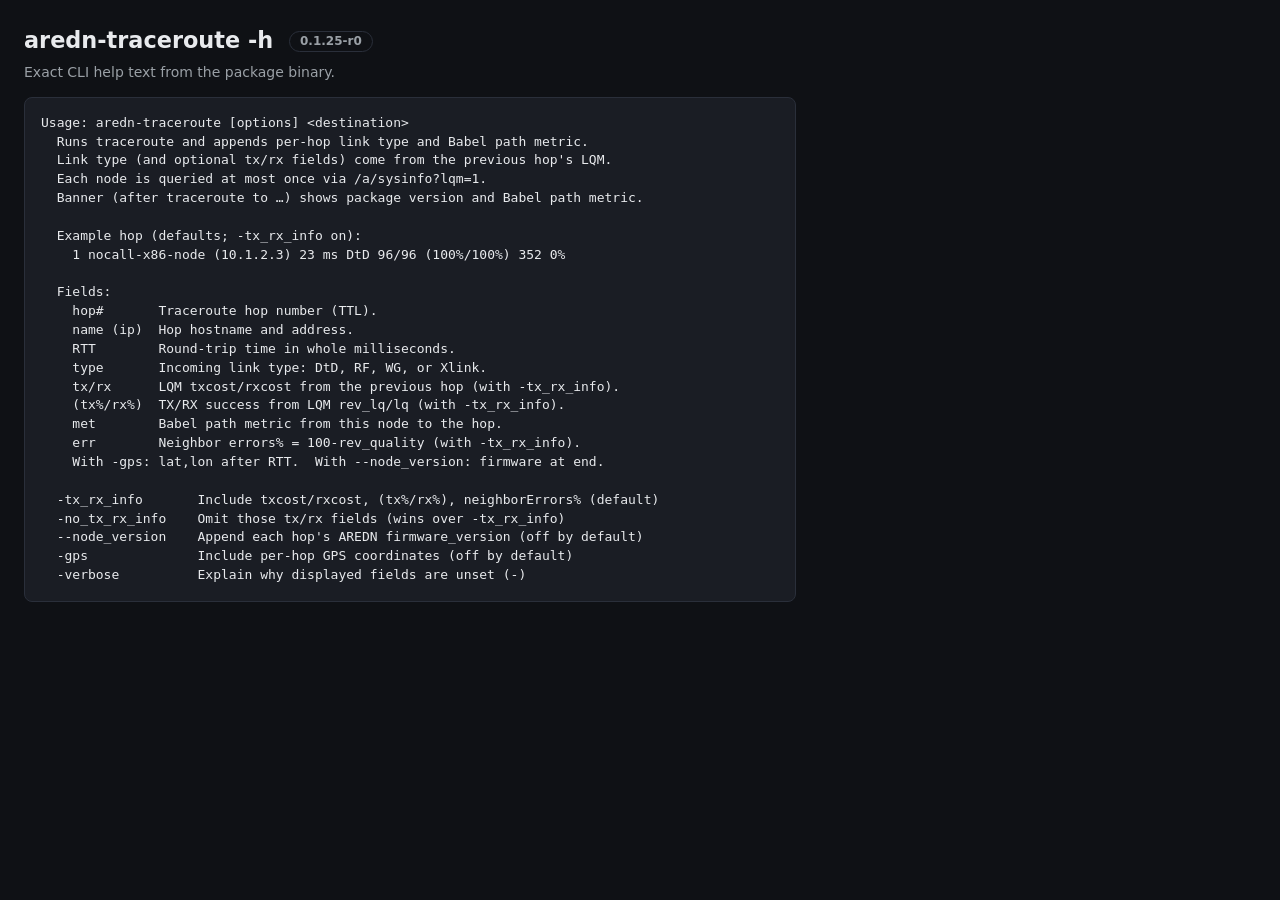
<file: reports/aredn-traceroute-h.html>
<!DOCTYPE html>
<html lang="en">
<head>
<meta charset="utf-8" />
<meta name="viewport" content="width=device-width, initial-scale=1" />
<title>aredn-traceroute -h</title>
<style>
  :root {
    --bg: #0f1115;
    --fg: #e8eaed;
    --muted: #9aa0a6;
    --panel: #1a1d24;
    --border: #2a2f3a;
  }
  * { box-sizing: border-box; }
  body {
    margin: 0;
    font: 15px/1.45 system-ui, sans-serif;
    background: var(--bg);
    color: var(--fg);
    padding: 24px;
    max-width: 820px;
  }
  h1 { font-size: 1.4rem; margin: 0 0 6px; }
  .meta { color: var(--muted); margin: 0 0 14px; font-size: 14px; }
  .pill {
    display: inline-block;
    margin-left: 8px;
    border: 1px solid var(--border);
    border-radius: 999px;
    padding: 1px 10px;
    font-size: 12px;
    color: var(--muted);
    vertical-align: middle;
  }
  pre {
    margin: 0;
    padding: 16px;
    border-radius: 8px;
    border: 1px solid var(--border);
    background: var(--panel);
    color: var(--fg);
    font: 13px/1.45 ui-monospace, SFMono-Regular, Menlo, Consolas, monospace;
    white-space: pre-wrap;
    overflow: auto;
  }
</style>
</head>
<body>
  <h1>aredn-traceroute -h <span class="pill">0.1.25-r0</span></h1>
  <p class="meta">Exact CLI help text from the package binary.</p>
  <pre>Usage: aredn-traceroute [options] &lt;destination&gt;
  Runs traceroute and appends per-hop link type and Babel path metric.
  Link type (and optional tx/rx fields) come from the previous hop's LQM.
  Each node is queried at most once via /a/sysinfo?lqm=1.
  Banner (after traceroute to …) shows package version and Babel path metric.

  Example hop (defaults; -tx_rx_info on):
    1 nocall-x86-node (10.1.2.3) 23 ms DtD 96/96 (100%/100%) 352 0%

  Fields:
    hop#       Traceroute hop number (TTL).
    name (ip)  Hop hostname and address.
    RTT        Round-trip time in whole milliseconds.
    type       Incoming link type: DtD, RF, WG, or Xlink.
    tx/rx      LQM txcost/rxcost from the previous hop (with -tx_rx_info).
    (tx%/rx%)  TX/RX success from LQM rev_lq/lq (with -tx_rx_info).
    met        Babel path metric from this node to the hop.
    err        Neighbor errors% = 100-rev_quality (with -tx_rx_info).
    With -gps: lat,lon after RTT.  With --node_version: firmware at end.

  -tx_rx_info       Include txcost/rxcost, (tx%/rx%), neighborErrors% (default)
  -no_tx_rx_info    Omit those tx/rx fields (wins over -tx_rx_info)
  --node_version    Append each hop's AREDN firmware_version (off by default)
  -gps              Include per-hop GPS coordinates (off by default)
  -verbose          Explain why displayed fields are unset (-)
</pre>
</body>
</html>
</file>
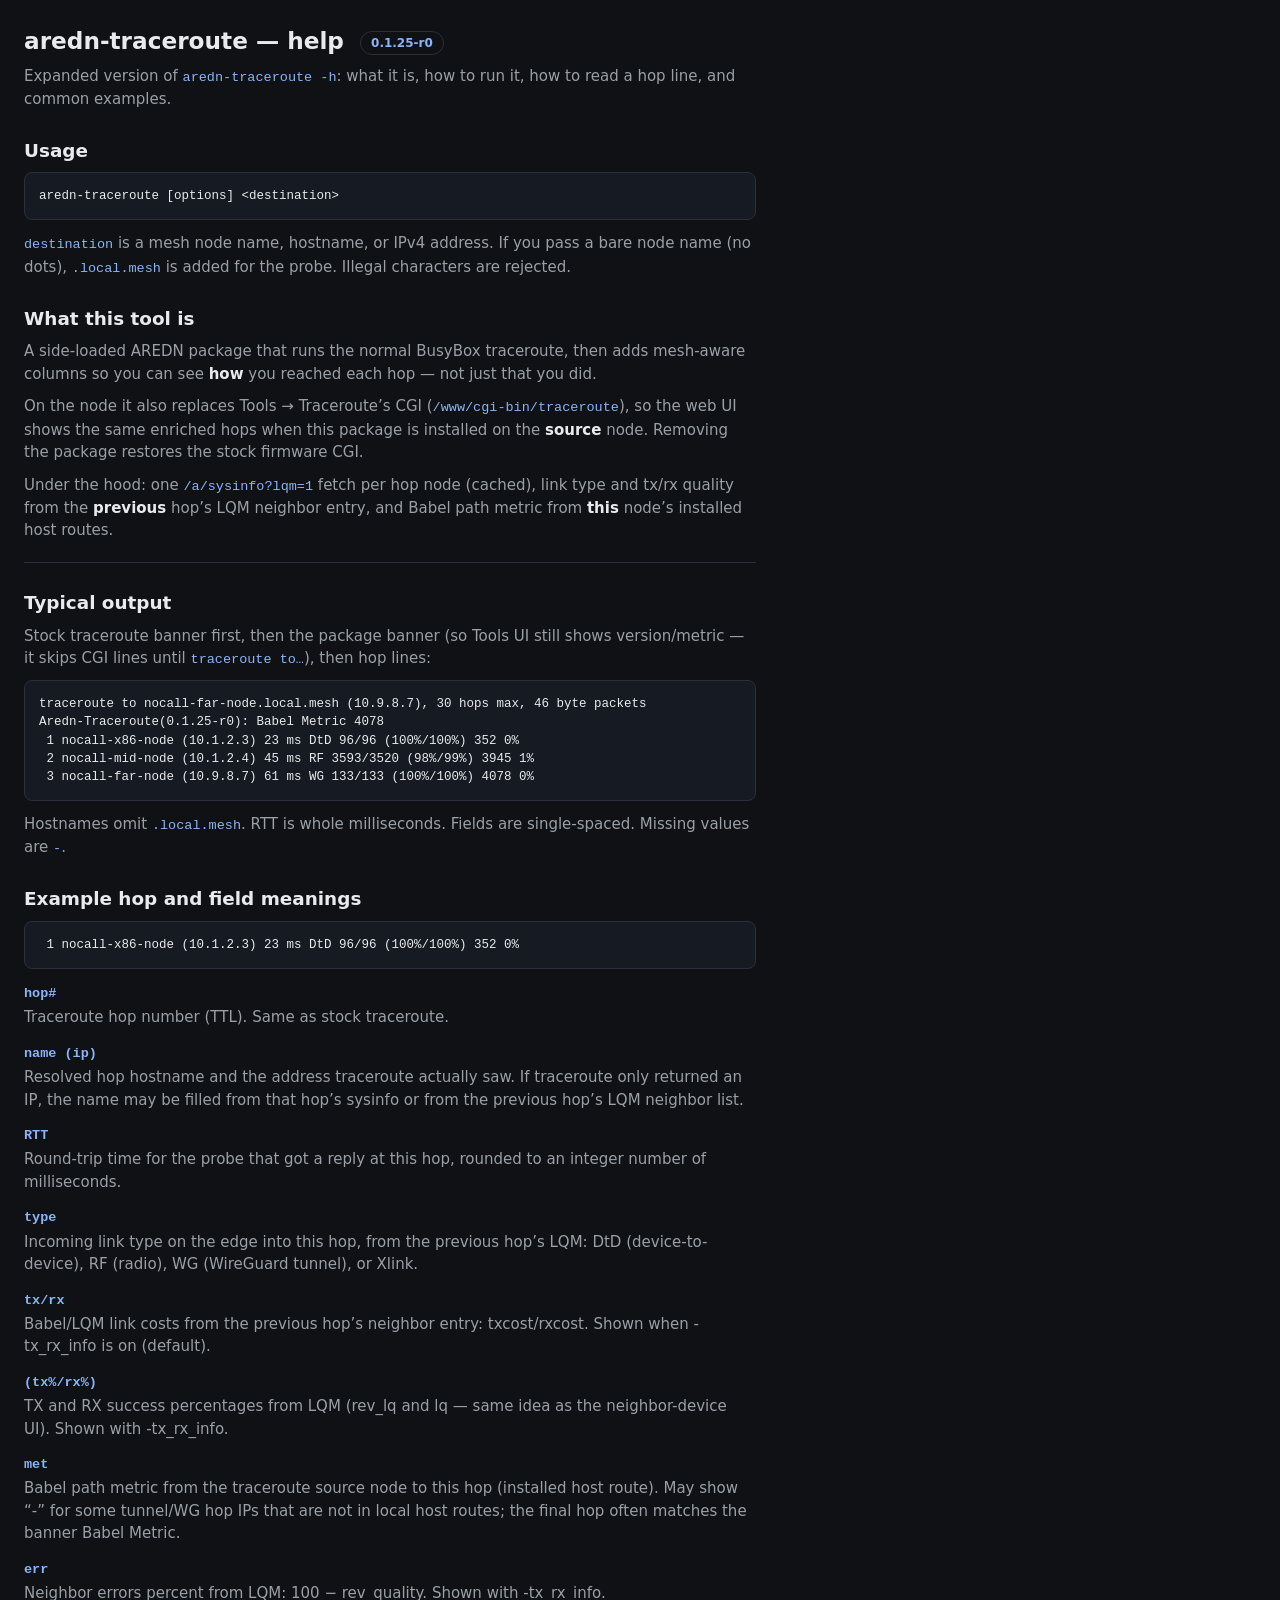
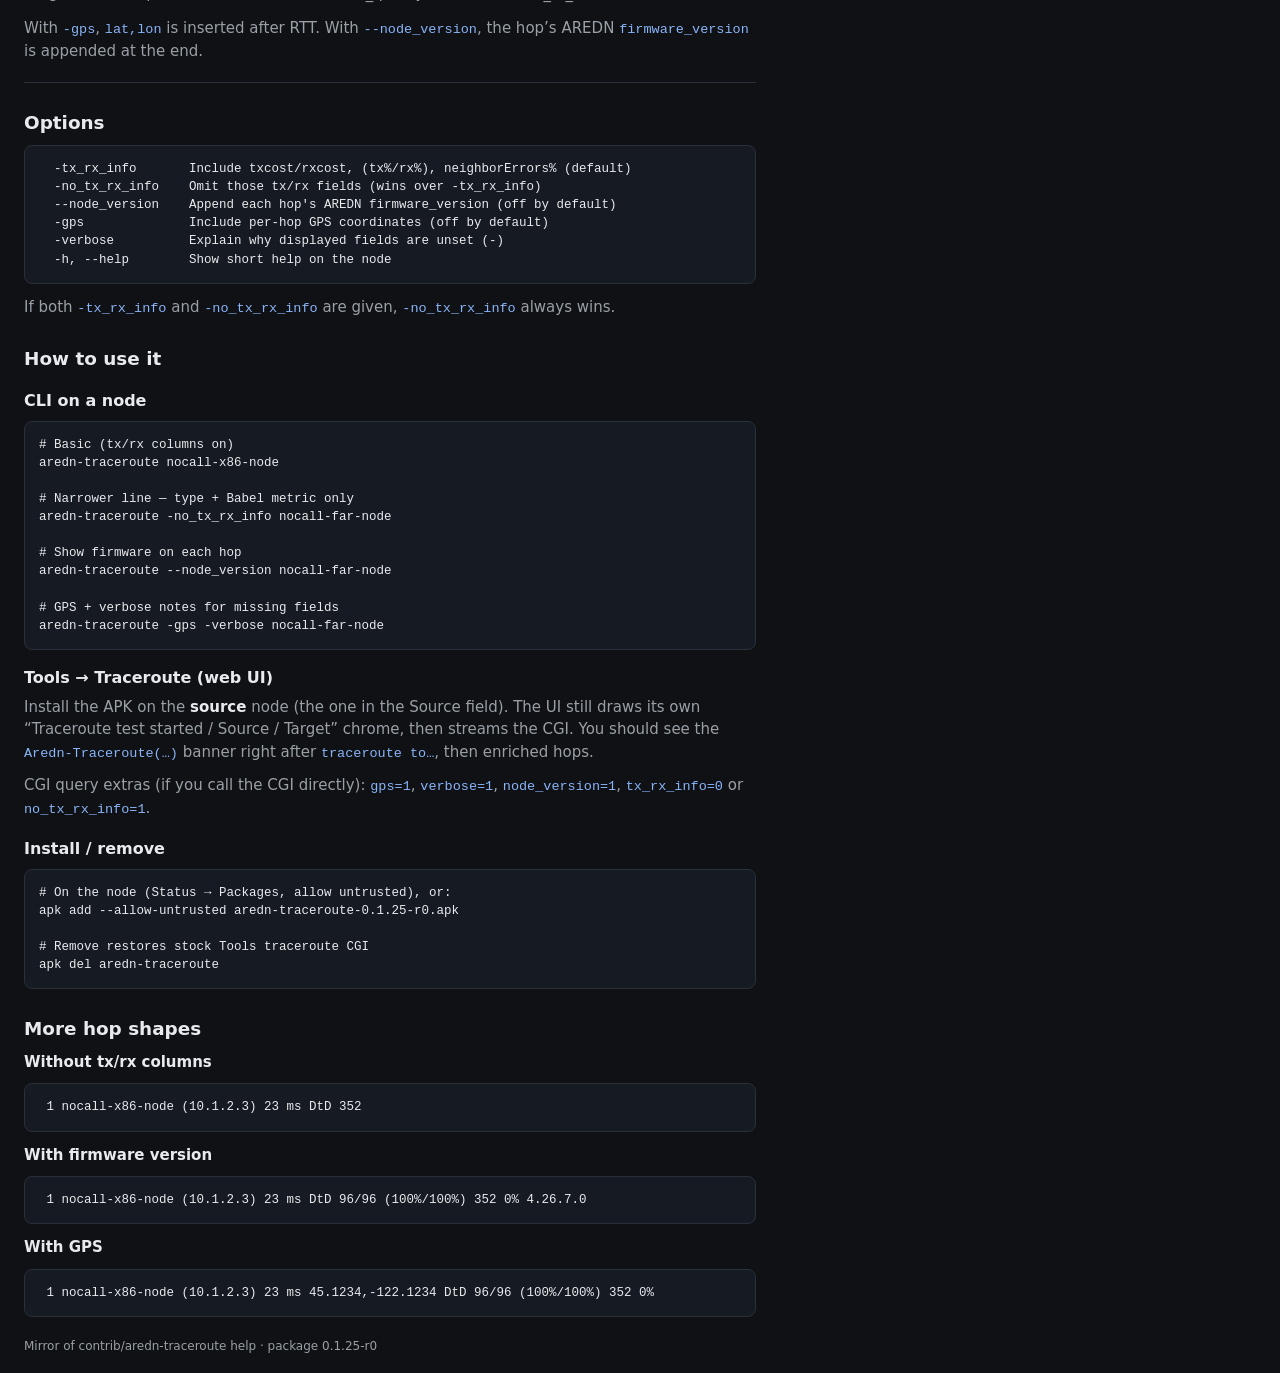
<file: reports/aredn-traceroute-man.html>
<!DOCTYPE html>
<html lang="en">
<head>
<meta charset="utf-8" />
<meta name="viewport" content="width=device-width, initial-scale=1" />
<title>aredn-traceroute — help</title>
<style>
  :root {
    --bg: #0f1115;
    --fg: #e8eaed;
    --muted: #9aa0a6;
    --card: #161a22;
    --border: #2a2f3a;
    --accent: #8ab4f8;
  }
  * { box-sizing: border-box; }
  body {
    margin: 0;
    font: 15px/1.5 system-ui, sans-serif;
    background: var(--bg);
    color: var(--fg);
    padding: 24px;
    max-width: 780px;
  }
  h1 { font-size: 1.45rem; margin: 0 0 6px; }
  h2 { font-size: 1.15rem; margin: 26px 0 8px; }
  h3 { font-size: 1rem; margin: 16px 0 6px; }
  p { margin: 0 0 10px; color: var(--muted); }
  .lead { color: var(--muted); }
  .pill {
    display: inline-block;
    border: 1px solid var(--border);
    border-radius: 999px;
    padding: 2px 10px;
    font-size: 12px;
    color: var(--accent);
    margin-left: 8px;
    vertical-align: middle;
  }
  pre.help {
    margin: 8px 0 12px;
    padding: 14px;
    border-radius: 8px;
    border: 1px solid var(--border);
    background: var(--card);
    color: var(--fg);
    font: 12.5px/1.45 ui-monospace, SFMono-Regular, Menlo, Consolas, monospace;
    white-space: pre-wrap;
    overflow: auto;
  }
  code {
    font-family: ui-monospace, SFMono-Regular, Menlo, Consolas, monospace;
    font-size: 0.9em;
    color: var(--accent);
  }
  .field { margin: 0 0 12px; }
  .field strong { display: block; margin-bottom: 2px; color: var(--fg); }
  .field strong code { color: var(--accent); }
  .callout {
    border: 1px solid #5a4a1e;
    border-radius: 8px;
    padding: 12px 14px;
    background: var(--card);
    margin: 18px 0;
    color: var(--muted);
  }
  .callout strong { display: block; margin-bottom: 4px; color: var(--fg); }
  hr { border: none; border-top: 1px solid var(--border); margin: 20px 0; }
  .src { font-size: 12px; margin-top: 20px; color: var(--muted); }
  b { color: var(--fg); font-weight: 600; }
</style>
</head>
<body>
  <h1>aredn-traceroute — help <span class="pill">0.1.25-r0</span></h1>
  <p class="lead">Expanded version of <code>aredn-traceroute -h</code>: what it is, how to run it, how to read a hop line, and common examples.</p>

  <h2>Usage</h2>
  <pre class="help">aredn-traceroute [options] &lt;destination&gt;</pre>
  <p><code>destination</code> is a mesh node name, hostname, or IPv4 address. If you pass a bare node name (no dots), <code>.local.mesh</code> is added for the probe. Illegal characters are rejected.</p>

  <h2>What this tool is</h2>
  <p>A side-loaded AREDN package that runs the normal BusyBox traceroute, then adds mesh-aware columns so you can see <b>how</b> you reached each hop — not just that you did.</p>
  <p>On the node it also replaces Tools → Traceroute’s CGI (<code>/www/cgi-bin/traceroute</code>), so the web UI shows the same enriched hops when this package is installed on the <b>source</b> node. Removing the package restores the stock firmware CGI.</p>
  <p>Under the hood: one <code>/a/sysinfo?lqm=1</code> fetch per hop node (cached), link type and tx/rx quality from the <b>previous</b> hop’s LQM neighbor entry, and Babel path metric from <b>this</b> node’s installed host routes.</p>

  <hr />

  <h2>Typical output</h2>
  <p>Stock traceroute banner first, then the package banner (so Tools UI still shows version/metric — it skips CGI lines until <code>traceroute to…</code>), then hop lines:</p>
  <pre class="help">traceroute to nocall-far-node.local.mesh (10.9.8.7), 30 hops max, 46 byte packets
Aredn-Traceroute(0.1.25-r0): Babel Metric 4078
 1 nocall-x86-node (10.1.2.3) 23 ms DtD 96/96 (100%/100%) 352 0%
 2 nocall-mid-node (10.1.2.4) 45 ms RF 3593/3520 (98%/99%) 3945 1%
 3 nocall-far-node (10.9.8.7) 61 ms WG 133/133 (100%/100%) 4078 0%</pre>
  <p>Hostnames omit <code>.local.mesh</code>. RTT is whole milliseconds. Fields are single-spaced. Missing values are <code>-</code>.</p>

  <h2>Example hop and field meanings</h2>
  <pre class="help"> 1 nocall-x86-node (10.1.2.3) 23 ms DtD 96/96 (100%/100%) 352 0%</pre>

  <div class="field"><strong><code>hop#</code></strong><p>Traceroute hop number (TTL). Same as stock traceroute.</p></div>
  <div class="field"><strong><code>name (ip)</code></strong><p>Resolved hop hostname and the address traceroute actually saw. If traceroute only returned an IP, the name may be filled from that hop’s sysinfo or from the previous hop’s LQM neighbor list.</p></div>
  <div class="field"><strong><code>RTT</code></strong><p>Round-trip time for the probe that got a reply at this hop, rounded to an integer number of milliseconds.</p></div>
  <div class="field"><strong><code>type</code></strong><p>Incoming link type on the edge into this hop, from the previous hop’s LQM: DtD (device-to-device), RF (radio), WG (WireGuard tunnel), or Xlink.</p></div>
  <div class="field"><strong><code>tx/rx</code></strong><p>Babel/LQM link costs from the previous hop’s neighbor entry: txcost/rxcost. Shown when -tx_rx_info is on (default).</p></div>
  <div class="field"><strong><code>(tx%/rx%)</code></strong><p>TX and RX success percentages from LQM (rev_lq and lq — same idea as the neighbor-device UI). Shown with -tx_rx_info.</p></div>
  <div class="field"><strong><code>met</code></strong><p>Babel path metric from the traceroute source node to this hop (installed host route). May show “-” for some tunnel/WG hop IPs that are not in local host routes; the final hop often matches the banner Babel Metric.</p></div>
  <div class="field"><strong><code>err</code></strong><p>Neighbor errors percent from LQM: 100 − rev_quality. Shown with -tx_rx_info.</p></div>
  <p>With <code>-gps</code>, <code>lat,lon</code> is inserted after RTT. With <code>--node_version</code>, the hop’s AREDN <code>firmware_version</code> is appended at the end.</p>

  <hr />

  <h2>Options</h2>
  <pre class="help">  -tx_rx_info       Include txcost/rxcost, (tx%/rx%), neighborErrors% (default)
  -no_tx_rx_info    Omit those tx/rx fields (wins over -tx_rx_info)
  --node_version    Append each hop's AREDN firmware_version (off by default)
  -gps              Include per-hop GPS coordinates (off by default)
  -verbose          Explain why displayed fields are unset (-)
  -h, --help        Show short help on the node</pre>
  <p>If both <code>-tx_rx_info</code> and <code>-no_tx_rx_info</code> are given, <code>-no_tx_rx_info</code> always wins.</p>

  <h2>How to use it</h2>
  <h3>CLI on a node</h3>
  <pre class="help"># Basic (tx/rx columns on)
aredn-traceroute nocall-x86-node

# Narrower line — type + Babel metric only
aredn-traceroute -no_tx_rx_info nocall-far-node

# Show firmware on each hop
aredn-traceroute --node_version nocall-far-node

# GPS + verbose notes for missing fields
aredn-traceroute -gps -verbose nocall-far-node</pre>

  <h3>Tools → Traceroute (web UI)</h3>
  <p>Install the APK on the <b>source</b> node (the one in the Source field). The UI still draws its own “Traceroute test started / Source / Target” chrome, then streams the CGI. You should see the <code>Aredn-Traceroute(…)</code> banner right after <code>traceroute to…</code>, then enriched hops.</p>
  <p>CGI query extras (if you call the CGI directly): <code>gps=1</code>, <code>verbose=1</code>, <code>node_version=1</code>, <code>tx_rx_info=0</code> or <code>no_tx_rx_info=1</code>.</p>

  <h3>Install / remove</h3>
  <pre class="help"># On the node (Status → Packages, allow untrusted), or:
apk add --allow-untrusted aredn-traceroute-0.1.25-r0.apk

# Remove restores stock Tools traceroute CGI
apk del aredn-traceroute</pre>

  <h2>More hop shapes</h2>
  <p><b>Without tx/rx columns</b></p>
  <pre class="help"> 1 nocall-x86-node (10.1.2.3) 23 ms DtD 352</pre>
  <p><b>With firmware version</b></p>
  <pre class="help"> 1 nocall-x86-node (10.1.2.3) 23 ms DtD 96/96 (100%/100%) 352 0% 4.26.7.0</pre>
  <p><b>With GPS</b></p>
  <pre class="help"> 1 nocall-x86-node (10.1.2.3) 23 ms 45.1234,-122.1234 DtD 96/96 (100%/100%) 352 0%</pre>

  <p class="src">Mirror of contrib/aredn-traceroute help · package 0.1.25-r0</p>
</body>
</html>
</file>
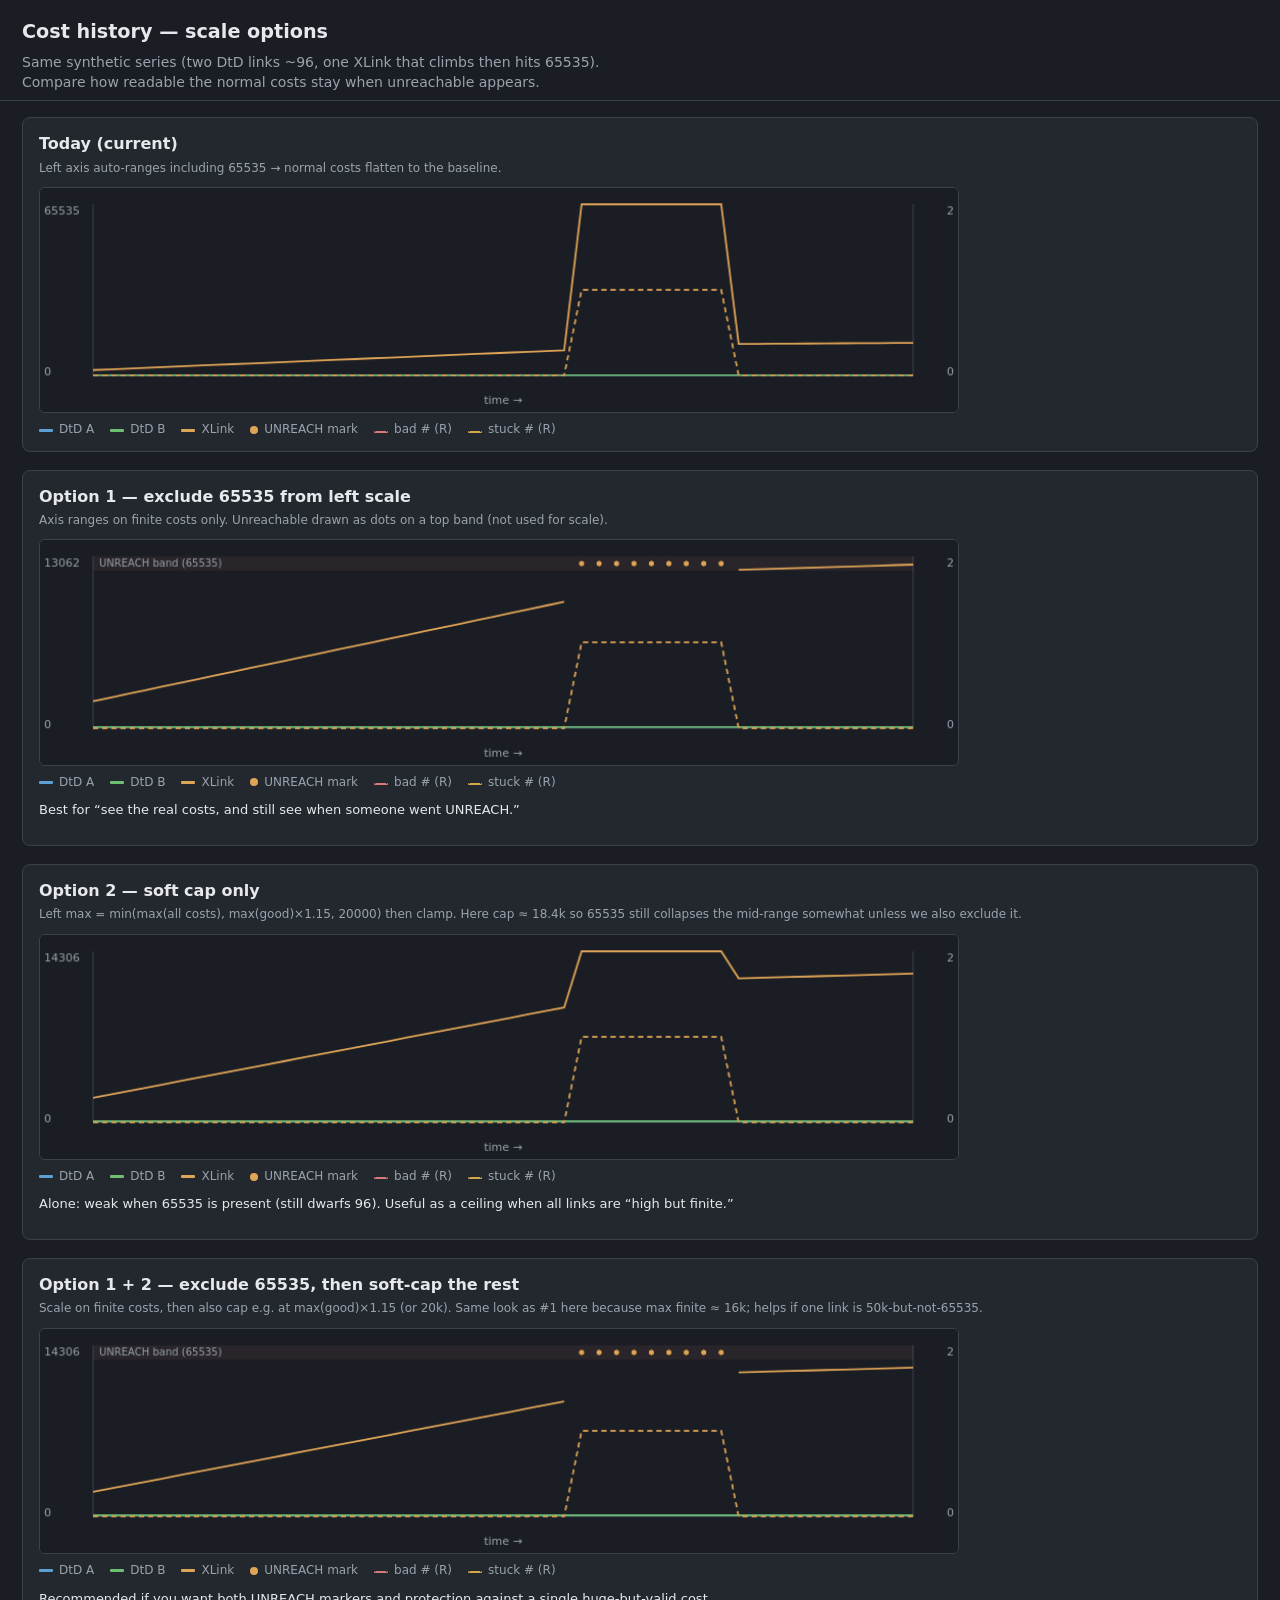
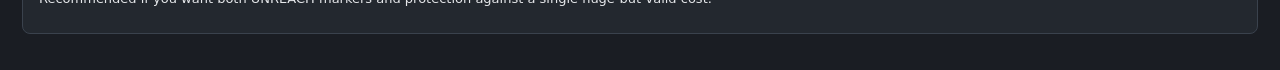
<file: reports/babel-monitor-cost-scale-options.html>
<!DOCTYPE html>
<html lang="en">
<head>
<meta charset="utf-8" />
<meta name="viewport" content="width=device-width, initial-scale=1" />
<title>Cost chart scale options — babel-monitor</title>
<style>
  :root {
    --bg: #1a1d23;
    --panel: #23282f;
    --fg: #e6e8eb;
    --muted: #9aa3ad;
    --line: #3a424d;
    --a: #5b9fd4;
    --b: #6fbf73;
    --c: #e0a458;
    --bad: #d97b7b;
    --stuck: #d4a84b;
  }
  * { box-sizing: border-box; }
  body {
    margin: 0;
    font: 14px/1.45 ui-sans-serif, system-ui, sans-serif;
    background: var(--bg);
    color: var(--fg);
  }
  header {
    padding: 18px 22px 8px;
    border-bottom: 1px solid var(--line);
  }
  header h1 { margin: 0 0 6px; font-size: 1.2rem; font-weight: 600; }
  header p { margin: 0; color: var(--muted); max-width: 72ch; }
  main { padding: 16px 22px 36px; display: grid; gap: 18px; }
  .card {
    background: var(--panel);
    border: 1px solid var(--line);
    border-radius: 8px;
    padding: 14px 16px 12px;
  }
  .card h2 { margin: 0 0 4px; font-size: 1rem; }
  .card .sub { color: var(--muted); font-size: 12px; margin: 0 0 10px; }
  canvas {
    width: 100%;
    max-width: 920px;
    height: auto;
    display: block;
    background: #1a1d23;
    border: 1px solid var(--line);
    border-radius: 6px;
  }
  .legend {
    display: flex; flex-wrap: wrap; gap: 10px 16px;
    margin-top: 8px; font-size: 12px; color: var(--muted);
  }
  .legend span { display: inline-flex; align-items: center; gap: 6px; }
  .legend i {
    width: 14px; height: 3px; display: inline-block; border-radius: 1px;
  }
  .legend i.dot {
    width: 8px; height: 8px; border-radius: 50%;
  }
  .pick {
    margin-top: 10px;
    color: var(--fg);
    font-size: 13px;
  }
</style>
</head>
<body>
<header>
  <h1>Cost history — scale options</h1>
  <p>
    Same synthetic series (two DtD links ~96, one XLink that climbs then hits 65535).
    Compare how readable the normal costs stay when unreachable appears.
  </p>
</header>
<main>
  <section class="card">
    <h2>Today (current)</h2>
    <p class="sub">Left axis auto-ranges including 65535 → normal costs flatten to the baseline.</p>
    <canvas id="c0" width="900" height="220"></canvas>
    <div class="legend" id="leg0"></div>
  </section>
  <section class="card">
    <h2>Option 1 — exclude 65535 from left scale</h2>
    <p class="sub">Axis ranges on finite costs only. Unreachable drawn as dots on a top band (not used for scale).</p>
    <canvas id="c1" width="900" height="220"></canvas>
    <div class="legend" id="leg1"></div>
    <p class="pick">Best for “see the real costs, and still see when someone went UNREACH.”</p>
  </section>
  <section class="card">
    <h2>Option 2 — soft cap only</h2>
    <p class="sub">Left max = min(max(all costs), max(good)×1.15, 20000) then clamp. Here cap ≈ 18.4k so 65535 still collapses the mid-range somewhat unless we also exclude it.</p>
    <canvas id="c2" width="900" height="220"></canvas>
    <div class="legend" id="leg2"></div>
    <p class="pick">Alone: weak when 65535 is present (still dwarfs 96). Useful as a ceiling when all links are “high but finite.”</p>
  </section>
  <section class="card">
    <h2>Option 1 + 2 — exclude 65535, then soft-cap the rest</h2>
    <p class="sub">Scale on finite costs, then also cap e.g. at max(good)×1.15 (or 20k). Same look as #1 here because max finite ≈ 16k; helps if one link is 50k-but-not-65535.</p>
    <canvas id="c3" width="900" height="220"></canvas>
    <div class="legend" id="leg3"></div>
    <p class="pick">Recommended if you want both UNREACH markers and protection against a single huge-but-valid cost.</p>
  </section>
</main>
<script>
(function () {
  const N = 48;
  const colors = { dtdA: "#5b9fd4", dtdB: "#6fbf73", xlink: "#e0a458", bad: "#d97b7b", stuck: "#d4a84b", band: "#3a424d" };

  /* Synthetic: DtD flat; XLink rises then UNREACH then recovers */
  const t = [];
  const dtdA = [], dtdB = [], xlink = [], bad = [], stuck = [];
  for (let i = 0; i < N; i++) {
    t.push(i);
    dtdA.push(96);
    dtdB.push(96 + (i % 5 === 0 ? 4 : 0));
    let xc = 2050 + i * 280;
    if (i >= 28 && i <= 36) xc = 65535;
    else if (i > 36) xc = 12000 + (i - 36) * 40;
    xlink.push(xc);
    bad.push(xc === 65535 ? 1 : 0);
    stuck.push(xc === 65535 ? 1 : 0);
  }

  function legend(el, items) {
    el.innerHTML = items.map(function (it) {
      const klass = it.dot ? "dot" : "";
      const style = it.dash
        ? "background:transparent;border-top:2px dashed " + it.color + ";height:0;margin-top:3px"
        : "background:" + it.color;
      return '<span><i class="' + klass + '" style="' + style + '"></i>' + it.label + "</span>";
    }).join("");
  }

  function draw(canvasId, mode) {
    const c = document.getElementById(canvasId);
    const ctx = c.getContext("2d");
    const w = c.width, h = c.height;
    const padL = 52, padR = 44, padT = 16, padB = 36;
    const plotW = w - padL - padR, plotH = h - padT - padB;
    ctx.clearRect(0, 0, w, h);
    ctx.fillStyle = "#1a1d23";
    ctx.fillRect(0, 0, w, h);

    const finite = [];
    for (let i = 0; i < N; i++) {
      [dtdA[i], dtdB[i], xlink[i]].forEach(function (v) {
        if (v !== 65535) finite.push(v);
      });
    }
    const maxAll = Math.max.apply(null, dtdA.concat(dtdB, xlink));
    const maxGood = Math.max.apply(null, finite);
    const soft = Math.min(20000, Math.max(maxGood * 1.15, 1));

    let lo = 0, hi = 1;
    if (mode === "current") {
      hi = maxAll;
    } else if (mode === "opt2") {
      hi = soft;
    } else if (mode === "opt1") {
      hi = maxGood * 1.05;
    } else if (mode === "opt1_2") {
      hi = Math.min(soft, maxGood * 1.15);
    }
    if (hi <= lo) hi = lo + 1;

    const rLo = 0, rHi = 2;
    function yLeft(v) {
      const clamped = Math.min(v, hi);
      return padT + plotH - ((clamped - lo) / (hi - lo)) * plotH;
    }
    function yRight(v) {
      return padT + plotH - ((v - rLo) / (rHi - rLo)) * plotH;
    }
    function xAt(i) {
      return padL + (i / (N - 1)) * plotW;
    }

    /* axes */
    ctx.strokeStyle = "#3a424d";
    ctx.beginPath();
    ctx.moveTo(padL, padT);
    ctx.lineTo(padL, padT + plotH);
    ctx.lineTo(padL + plotW, padT + plotH);
    ctx.lineTo(padL + plotW, padT);
    ctx.stroke();

    ctx.fillStyle = "#9aa3ad";
    ctx.font = "11px ui-sans-serif, system-ui, sans-serif";
    ctx.textAlign = "left";
    ctx.fillText(String(Math.round(hi)), 4, padT + 10);
    ctx.fillText(String(Math.round(lo)), 4, padT + plotH);
    ctx.textAlign = "right";
    ctx.fillText(String(rHi), w - 4, padT + 10);
    ctx.fillText(String(rLo), w - 4, padT + plotH);
    ctx.textAlign = "center";
    ctx.fillText("time →", padL + plotW / 2, h - 8);

    if (mode === "opt1" || mode === "opt1_2") {
      /* unreachable band */
      ctx.fillStyle = "rgba(217,123,123,0.08)";
      ctx.fillRect(padL, padT, plotW, 14);
      ctx.fillStyle = "#9aa3ad";
      ctx.textAlign = "left";
      ctx.font = "10px ui-sans-serif, system-ui, sans-serif";
      ctx.fillText("UNREACH band (65535)", padL + 6, padT + 10);
    }

    function strokeSeries(vals, color, width, dash) {
      ctx.strokeStyle = color;
      ctx.lineWidth = width;
      ctx.setLineDash(dash || []);
      ctx.beginPath();
      let started = false;
      for (let i = 0; i < N; i++) {
        const v = vals[i];
        if (mode === "opt1" || mode === "opt1_2") {
          if (v === 65535) { started = false; continue; }
        }
        const y = yLeft(v);
        const x = xAt(i);
        if (!started) { ctx.moveTo(x, y); started = true; }
        else ctx.lineTo(x, y);
      }
      ctx.stroke();
      ctx.setLineDash([]);
    }

    strokeSeries(dtdA, colors.dtdA, 1.6);
    strokeSeries(dtdB, colors.dtdB, 1.6);
    strokeSeries(xlink, colors.xlink, 1.8);

    /* UNREACH markers */
    if (mode === "opt1" || mode === "opt1_2") {
      for (let i = 0; i < N; i++) {
        if (xlink[i] !== 65535) continue;
        const x = xAt(i);
        const y = padT + 7;
        ctx.beginPath();
        ctx.arc(x, y, 3.2, 0, Math.PI * 2);
        ctx.fillStyle = colors.xlink;
        ctx.fill();
        ctx.strokeStyle = "#15181c";
        ctx.lineWidth = 1;
        ctx.stroke();
      }
    }

    /* right axis: bad / stuck */
    function strokeRight(vals, color) {
      ctx.strokeStyle = color;
      ctx.lineWidth = 1.5;
      ctx.setLineDash([5, 4]);
      ctx.beginPath();
      let started = false;
      for (let i = 0; i < N; i++) {
        const x = xAt(i), y = yRight(vals[i]);
        if (!started) { ctx.moveTo(x, y); started = true; }
        else ctx.lineTo(x, y);
      }
      ctx.stroke();
      ctx.setLineDash([]);
    }
    strokeRight(bad, colors.bad);
    strokeRight(stuck, colors.stuck);
  }

  const items = [
    { label: "DtD A", color: colors.dtdA },
    { label: "DtD B", color: colors.dtdB },
    { label: "XLink", color: colors.xlink },
    { label: "UNREACH mark", color: colors.xlink, dot: true },
    { label: "bad # (R)", color: colors.bad, dash: true },
    { label: "stuck # (R)", color: colors.stuck, dash: true }
  ];

  draw("c0", "current");
  draw("c1", "opt1");
  draw("c2", "opt2");
  draw("c3", "opt1_2");
  ["leg0", "leg1", "leg2", "leg3"].forEach(function (id) { legend(document.getElementById(id), items); });
})();
</script>
</body>
</html>
</file>
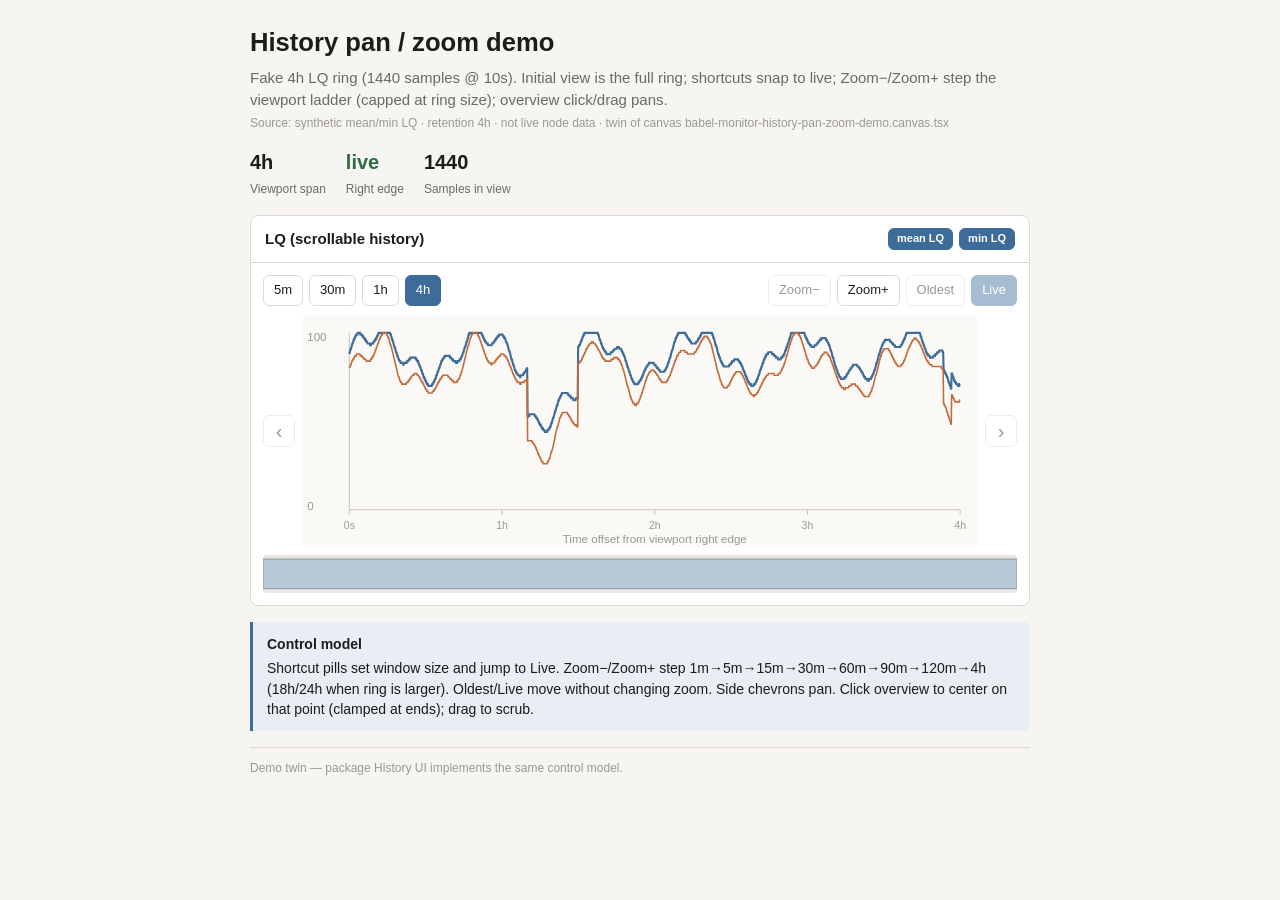
<file: reports/babel-monitor-history-pan-zoom-demo.html>
<!DOCTYPE html>
<html lang="en">
<head>
  <meta charset="utf-8" />
  <meta name="viewport" content="width=device-width, initial-scale=1" />
  <title>History pan / zoom demo — babel-monitor</title>
  <style>
    :root {
      --bg: #f6f5f2;
      --card: #fff;
      --text: #1c1c1a;
      --muted: #6b6a64;
      --faint: #9a9890;
      --line: #ddd9cf;
      --accent: #3d6b9a;
      --orange: #c46a3a;
      --ok: #2f6b45;
      --warn: #9a6a20;
      --fill: #ebe8e0;
    }
    * { box-sizing: border-box; }
    body {
      margin: 0;
      font: 15px/1.45 "IBM Plex Sans", "Segoe UI", sans-serif;
      color: var(--text);
      background: var(--bg);
    }
    .wrap { max-width: 820px; margin: 0 auto; padding: 24px 20px 48px; }
    h1 { font-size: 1.6rem; margin: 0 0 6px; font-weight: 650; }
    .sub { color: var(--muted); margin: 0 0 4px; }
    .cap { color: var(--faint); font-size: 12px; margin: 0 0 16px; }
    .stats { display: flex; flex-wrap: wrap; gap: 20px; margin-bottom: 16px; }
    .stat strong { display: block; font-size: 1.25rem; }
    .stat span { color: var(--muted); font-size: 12px; }
    .stat.ok strong { color: var(--ok); }
    .stat.warn strong { color: var(--warn); }
    .card {
      background: var(--card);
      border: 1px solid var(--line);
      border-radius: 8px;
      overflow: hidden;
    }
    .card-h {
      display: flex;
      align-items: center;
      justify-content: space-between;
      gap: 12px;
      padding: 12px 14px;
      border-bottom: 1px solid var(--line);
      font-weight: 600;
    }
    .card-b { padding: 12px; }
    .toolbar { display: flex; flex-wrap: wrap; gap: 6px; align-items: center; margin-bottom: 10px; }
    .spacer { flex: 1; min-width: 8px; }
    .pill, button.ctl {
      font: inherit;
      font-size: 13px;
      border-radius: 6px;
      border: 1px solid var(--line);
      background: var(--card);
      color: var(--text);
      padding: 5px 10px;
      cursor: pointer;
    }
    .pill.active, button.ctl.primary {
      background: var(--accent);
      border-color: var(--accent);
      color: #fff;
    }
    button:disabled { opacity: 0.45; cursor: default; }
    .legend { display: flex; gap: 6px; }
    .legend .pill { font-size: 11px; padding: 2px 8px; }
    .chart-row { display: flex; align-items: center; gap: 8px; }
    .chart-row .main { flex: 1; min-width: 0; }
    .nav {
      flex-shrink: 0;
      width: 32px;
      height: 32px;
      border: 1px solid var(--line);
      border-radius: 6px;
      background: var(--card);
      font-size: 20px;
      line-height: 1;
      cursor: pointer;
      color: var(--text);
    }
    svg.chart { display: block; width: 100%; background: #faf9f6; border-radius: 4px; }
    svg.overview {
      display: block;
      width: 100%;
      margin-top: 8px;
      background: var(--fill);
      border-radius: 4px;
      cursor: pointer;
      touch-action: none;
    }
    .callout {
      margin-top: 16px;
      padding: 12px 14px;
      border-left: 3px solid var(--accent);
      background: #e8eef4;
      border-radius: 0 6px 6px 0;
      font-size: 14px;
    }
    .callout strong { display: block; margin-bottom: 4px; }
    .foot { margin-top: 16px; color: var(--faint); font-size: 12px; border-top: 1px solid var(--line); padding-top: 12px; }
  </style>
</head>
<body>
  <div class="wrap">
    <h1>History pan / zoom demo</h1>
    <p class="sub">Fake 4h LQ ring (1440 samples @ 10s). Initial view is the full ring; shortcuts snap to live; Zoom−/Zoom+ step the viewport ladder (capped at ring size); overview click/drag pans.</p>
    <p class="cap">Source: synthetic mean/min LQ · retention 4h · not live node data · twin of canvas babel-monitor-history-pan-zoom-demo.canvas.tsx</p>
    <div class="stats" id="stats"></div>
    <div class="card">
      <div class="card-h">
        <span>LQ (scrollable history)</span>
        <div class="legend">
          <span class="pill active">mean LQ</span>
          <span class="pill active">min LQ</span>
        </div>
      </div>
      <div class="card-b">
        <div class="toolbar" id="toolbar"></div>
        <div class="chart-row">
          <button type="button" class="nav" id="older" title="Scroll older">‹</button>
          <div class="main" id="main"></div>
          <button type="button" class="nav" id="newer" title="Scroll newer">›</button>
        </div>
        <div id="overview"></div>
      </div>
    </div>
    <div class="callout">
      <strong>Control model</strong>
      Shortcut pills set window size and jump to Live. Zoom−/Zoom+ step 1m→5m→15m→30m→60m→90m→120m→4h (18h/24h when ring is larger). Oldest/Live move without changing zoom. Side chevrons pan. Click overview to center on that point (clamped at ends); drag to scrub.
    </div>
    <p class="foot">Demo twin — package History UI implements the same control model.</p>
  </div>
  <script>
    const RETENTION_SEC = 14400;
    const SAMPLE_INTERVAL = 10;
    const N = RETENTION_SEC / SAMPLE_INTERVAL;
    const SHORTCUTS = [
      { id: "5m", sec: 300 },
      { id: "30m", sec: 1800 },
      { id: "1h", sec: 3600 },
      { id: "4h", sec: 14400 },
    ];
    const ZOOM_STEPS = [60, 120, 300, 600, 900, 1800, 3600, 7200, 14400, 21600, 43200, 86400];
    const ACCENT = "#3d6b9a";
    const ORANGE = "#c46a3a";
    const MUTED = "#9a9890";
    const LINE = "#c8c4b8";

    function buildFakeSeries() {
      const meanLq = [], minLq = [];
      for (let i = 0; i < N; i++) {
        const age = (N - 1 - i) * SAMPLE_INTERVAL;
        const wave = 12 * Math.sin(i / 40) + 6 * Math.sin(i / 11);
        let mean = 88 + wave;
        let min = mean - 8 - 4 * Math.sin(i / 17);
        if (age > 9000 && age < 10200) { mean -= 28; min -= 35; }
        if (age < 400 && age > 200) { mean -= 10; min -= 18; }
        meanLq.push(Math.max(20, Math.min(100, Math.round(mean))));
        minLq.push(Math.max(5, Math.min(100, Math.round(min))));
      }
      return { meanLq, minLq };
    }
    const DATA = buildFakeSeries();

    function formatOffset(sec) {
      sec = Math.max(0, Math.round(sec));
      if (sec >= 3600) {
        const h = Math.floor(sec / 3600);
        const m = Math.floor((sec % 3600) / 60);
        return m ? h + "h" + m + "m" : h + "h";
      }
      if (sec >= 60) return Math.floor(sec / 60) + "m";
      return sec + "s";
    }
    function clamp(n, lo, hi) { return Math.max(lo, Math.min(hi, n)); }
    function allowedZoomSteps(ret) { return ZOOM_STEPS.filter(function (s) { return s <= ret; }); }
    function nearestZoomIndex(span, steps) {
      let best = 0, bestDist = Math.abs(steps[0] - span);
      for (let i = 1; i < steps.length; i++) {
        const d = Math.abs(steps[i] - span);
        if (d < bestDist) { best = i; bestDist = d; }
      }
      return best;
    }
    function endAgeAfterSpanChange(oldSpan, newSpan, endAge, retention) {
      if (endAge < 1) return 0;
      const center = endAge + oldSpan / 2;
      const maxEnd = Math.max(0, retention - newSpan);
      return clamp(center - newSpan / 2, 0, maxEnd);
    }

    let spanSec = RETENTION_SEC;
    let endAgeSec = 0;
    let drag = null;

    function state() {
      const steps = allowedZoomSteps(RETENTION_SEC);
      const zoomIdx = nearestZoomIndex(spanSec, steps);
      const maxEnd = Math.max(0, RETENTION_SEC - spanSec);
      const endAge = clamp(endAgeSec, 0, maxEnd);
      const live = endAge < 1;
      const atOldest = endAge >= maxEnd - 0.5;
      const endIdx = N - 1 - Math.round(endAge / SAMPLE_INTERVAL);
      const startIdx = N - 1 - Math.round((endAge + spanSec) / SAMPLE_INTERVAL);
      const s0 = clamp(Math.min(startIdx, endIdx), 0, N - 1);
      const s1 = clamp(Math.max(startIdx, endIdx), 0, N - 1);
      return { steps, zoomIdx, maxEnd, endAge, live, atOldest, s0, s1 };
    }

    function applySpan(newSpan, snapLive) {
      const capped = Math.min(newSpan, RETENTION_SEC);
      if (snapLive) { spanSec = capped; endAgeSec = 0; return; }
      const st = state();
      endAgeSec = Math.round(endAgeAfterSpanChange(spanSec, capped, st.endAge, RETENTION_SEC));
      spanSec = capped;
    }

    function renderMain(st) {
      const W = 640, H = 220;
      const pad = { l: 44, r: 16, t: 16, b: 36 };
      const plotW = W - pad.l - pad.r, plotH = H - pad.t - pad.b;
      const mean = DATA.meanLq.slice(st.s0, st.s1 + 1);
      const minv = DATA.minLq.slice(st.s0, st.s1 + 1);
      const pts = Math.max(1, mean.length);
      const xAt = function (i) { return pad.l + (pts <= 1 ? 0 : (i / (pts - 1)) * plotW); };
      const yAt = function (v) { return pad.t + plotH - (v / 100) * plotH; };
      function path(vals) {
        let d = "";
        for (let i = 0; i < vals.length; i++) d += (i ? " L " : "M ") + xAt(i) + " " + yAt(vals[i]);
        return d;
      }
      const tickEvery = spanSec <= 300 ? 60 : spanSec <= 1800 ? 300 : spanSec <= 3600 ? 600 : 3600;
      let ticks = "";
      for (let off = 0; off <= spanSec + 0.5; off += tickEvery) {
        const x = pad.l + Math.min(1, off / spanSec) * plotW;
        ticks += '<line x1="' + x + '" y1="' + (pad.t + plotH) + '" x2="' + x + '" y2="' + (pad.t + plotH + 5) + '" stroke="' + LINE + '" />' +
          '<text x="' + x + '" y="' + (pad.t + plotH + 18) + '" text-anchor="middle" fill="' + MUTED + '" font-size="10">' + formatOffset(off) + '</text>';
      }
      document.getElementById("main").innerHTML =
        '<svg class="chart" viewBox="0 0 ' + W + ' ' + H + '">' +
        '<text x="4" y="' + (pad.t + 8) + '" fill="' + MUTED + '" font-size="11">100</text>' +
        '<text x="4" y="' + (pad.t + plotH) + '" fill="' + MUTED + '" font-size="11">0</text>' +
        '<line x1="' + pad.l + '" y1="' + pad.t + '" x2="' + pad.l + '" y2="' + (pad.t + plotH) + '" stroke="' + LINE + '" />' +
        '<line x1="' + pad.l + '" y1="' + (pad.t + plotH) + '" x2="' + (pad.l + plotW) + '" y2="' + (pad.t + plotH) + '" stroke="' + LINE + '" />' +
        '<path d="' + path(mean) + '" fill="none" stroke="' + ACCENT + '" stroke-width="2" />' +
        '<path d="' + path(minv) + '" fill="none" stroke="' + ORANGE + '" stroke-width="1.5" />' +
        ticks +
        '<text x="' + (pad.l + plotW / 2) + '" y="' + (H - 4) + '" text-anchor="middle" fill="' + MUTED + '" font-size="11">Time offset from viewport right edge</text>' +
        '</svg>';
    }

    function renderOverview(st) {
      const W = 720, H = 36;
      const plotW = W, plotH = 28, padT = 4;
      const winW = Math.max(4, (spanSec / RETENTION_SEC) * plotW);
      const winRight = plotW - (st.endAge / RETENTION_SEC) * plotW;
      const winLeft = winRight - winW;
      const el = document.getElementById("overview");
      el.innerHTML =
        '<svg class="overview" viewBox="0 0 ' + W + ' ' + H + '" id="ovSvg">' +
        '<rect x="0" y="' + padT + '" width="' + plotW + '" height="' + plotH + '" fill="#faf9f6" stroke="' + LINE + '" />' +
        '<rect x="' + winLeft + '" y="' + padT + '" width="' + winW + '" height="' + plotH + '" fill="' + ACCENT + '" opacity="0.35" stroke="' + ACCENT + '" stroke-width="1.5" />' +
        '</svg>';
      const svg = document.getElementById("ovSvg");
      function fracFromClientX(clientX) {
        const rect = svg.getBoundingClientRect();
        return ((clientX - rect.left) / rect.width);
      }
      function endAgeFromFrac(frac) {
        const ageAtClick = (1 - clamp(frac, 0, 1)) * RETENTION_SEC;
        return clamp(ageAtClick - spanSec / 2, 0, st.maxEnd);
      }
      svg.addEventListener("pointerdown", function (ev) {
        svg.setPointerCapture(ev.pointerId);
        drag = { startX: ev.clientX, startAge: st.endAge, svgW: svg.getBoundingClientRect().width, moved: false };
      });
      svg.addEventListener("pointermove", function (ev) {
        if (!drag) return;
        const dx = ev.clientX - drag.startX;
        if (!drag.moved && Math.abs(dx) < 4) return;
        drag.moved = true;
        endAgeSec = Math.round(clamp(drag.startAge - (dx / drag.svgW) * RETENTION_SEC, 0, st.maxEnd));
        render();
      });
      svg.addEventListener("pointerup", function (ev) {
        if (drag && !drag.moved) {
          endAgeSec = Math.round(endAgeFromFrac(fracFromClientX(ev.clientX)));
        }
        drag = null;
        render();
      });
      svg.addEventListener("pointercancel", function () { drag = null; });
    }

    function render() {
      const st = state();
      document.getElementById("stats").innerHTML =
        '<div class="stat"><strong>' + formatOffset(spanSec) + '</strong><span>Viewport span</span></div>' +
        '<div class="stat ' + (st.live ? "ok" : "warn") + '"><strong>' + (st.live ? "live" : "−" + formatOffset(st.endAge)) + '</strong><span>Right edge</span></div>' +
        '<div class="stat"><strong>' + (st.s1 - st.s0 + 1) + '</strong><span>Samples in view</span></div>';

      let pills = SHORTCUTS.map(function (s) {
        const active = st.live && spanSec === s.sec;
        return '<button type="button" class="pill' + (active ? " active" : "") + '" data-span="' + s.id + '">' + s.id + '</button>';
      }).join("");
      document.getElementById("toolbar").innerHTML =
        pills +
        '<span class="spacer"></span>' +
        '<button type="button" class="ctl" data-act="zoomOut"' + (st.zoomIdx >= st.steps.length - 1 ? " disabled" : "") + '>Zoom−</button>' +
        '<button type="button" class="ctl" data-act="zoomIn"' + (st.zoomIdx <= 0 ? " disabled" : "") + '>Zoom+</button>' +
        '<button type="button" class="ctl" data-act="oldest"' + (st.atOldest ? " disabled" : "") + '>Oldest</button>' +
        '<button type="button" class="ctl' + (st.live ? " primary" : "") + '" data-act="live"' + (st.live ? " disabled" : "") + '>Live</button>';

      document.getElementById("toolbar").onclick = function (ev) {
        const t = ev.target;
        if (!(t instanceof HTMLElement)) return;
        if (t.dataset.span) {
          for (let i = 0; i < SHORTCUTS.length; i++) {
            if (SHORTCUTS[i].id === t.dataset.span) applySpan(SHORTCUTS[i].sec, true);
          }
          render();
          return;
        }
        const act = t.dataset.act;
        if (!act) return;
        const cur = state();
        if (act === "live") endAgeSec = 0;
        if (act === "oldest") endAgeSec = Math.round(cur.maxEnd);
        if (act === "zoomIn" && cur.zoomIdx > 0) applySpan(cur.steps[cur.zoomIdx - 1], false);
        if (act === "zoomOut" && cur.zoomIdx < cur.steps.length - 1) applySpan(cur.steps[cur.zoomIdx + 1], false);
        render();
      };

      document.getElementById("older").disabled = st.atOldest;
      document.getElementById("newer").disabled = st.live;
      document.getElementById("older").onclick = function () {
        const step = Math.max(SAMPLE_INTERVAL, Math.round(spanSec / 10));
        endAgeSec = Math.round(clamp(st.endAge + step, 0, st.maxEnd));
        render();
      };
      document.getElementById("newer").onclick = function () {
        const step = Math.max(SAMPLE_INTERVAL, Math.round(spanSec / 10));
        endAgeSec = Math.round(clamp(st.endAge - step, 0, st.maxEnd));
        render();
      };

      renderMain(st);
      renderOverview(st);
    }

    render();
  </script>
</body>
</html>
</file>
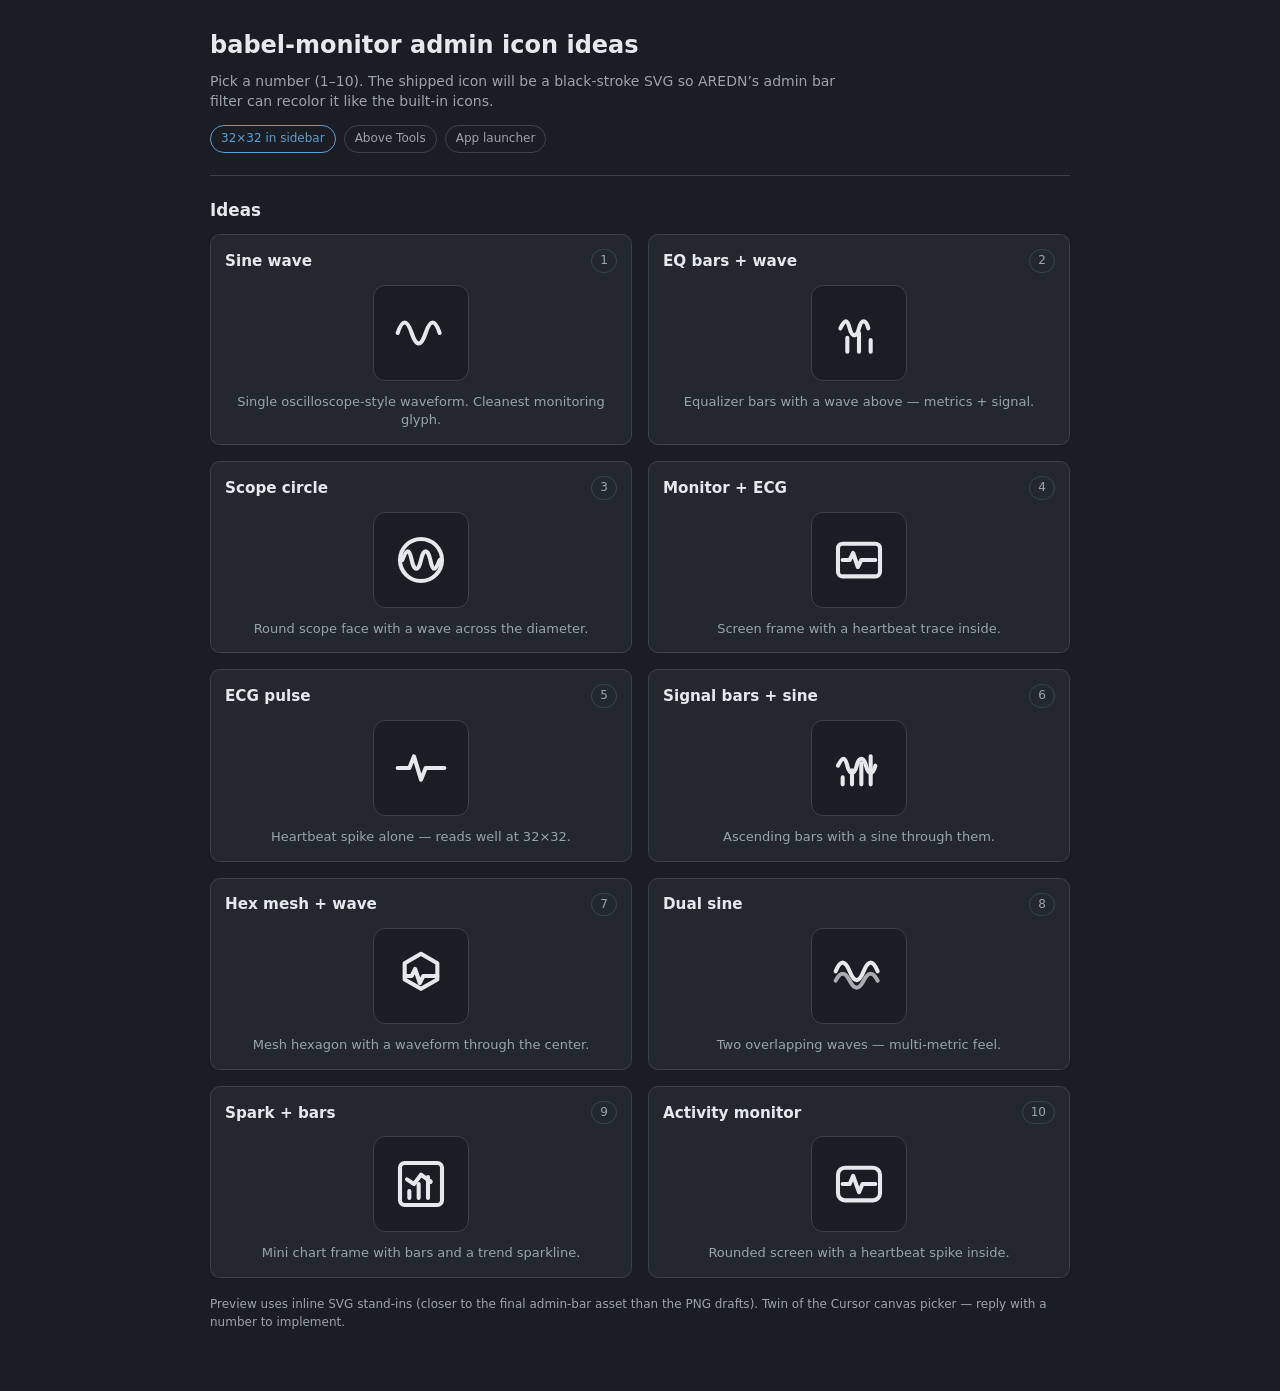
<file: reports/babel-monitor-icon-ideas.html>
<!DOCTYPE html>
<html lang="en">
<head>
<meta charset="utf-8" />
<meta name="viewport" content="width=device-width, initial-scale=1" />
<title>babel-monitor admin icon ideas</title>
<style>
  :root {
    --bg: #1a1d23;
    --panel: #23282f;
    --fg: #e6e8eb;
    --muted: #9aa3ad;
    --line: #3a424d;
    --accent: #5b9fd4;
  }
  * { box-sizing: border-box; }
  body {
    margin: 0;
    font: 14px/1.45 ui-sans-serif, system-ui, sans-serif;
    background: var(--bg);
    color: var(--fg);
  }
  main { max-width: 900px; margin: 0 auto; padding: 28px 20px 48px; }
  h1 { margin: 0 0 8px; font-size: 1.5rem; font-weight: 600; }
  h2 { margin: 0 0 12px; font-size: 1.05rem; font-weight: 600; }
  .lead { color: var(--muted); margin: 0 0 14px; max-width: 40rem; }
  .pills { display: flex; flex-wrap: wrap; gap: 8px; margin-bottom: 22px; }
  .pill {
    border: 1px solid var(--line);
    border-radius: 999px;
    padding: 4px 10px;
    font-size: 12px;
    color: var(--muted);
  }
  .pill.info { color: var(--accent); border-color: var(--accent); }
  hr { border: 0; border-top: 1px solid var(--line); margin: 0 0 22px; }
  .grid {
    display: grid;
    grid-template-columns: repeat(2, minmax(0, 1fr));
    gap: 16px;
  }
  @media (max-width: 640px) {
    .grid { grid-template-columns: 1fr; }
  }
  .card {
    background: var(--panel);
    border: 1px solid var(--line);
    border-radius: 10px;
    padding: 14px;
  }
  .card-head {
    display: flex;
    align-items: center;
    justify-content: space-between;
    gap: 8px;
    margin-bottom: 12px;
  }
  .card-head strong { font-size: 0.95rem; }
  .num {
    border: 1px solid var(--line);
    border-radius: 999px;
    padding: 2px 8px;
    font-size: 12px;
    color: var(--muted);
  }
  .glyph {
    width: 96px;
    height: 96px;
    margin: 0 auto 12px;
    border-radius: 12px;
    border: 1px solid var(--line);
    background: #1a1d23;
    display: flex;
    align-items: center;
    justify-content: center;
  }
  .glyph svg {
    width: 56px;
    height: 56px;
    stroke: var(--fg);
    fill: none;
    stroke-width: 1.75;
    stroke-linecap: round;
    stroke-linejoin: round;
  }
  .blurb {
    margin: 0;
    text-align: center;
    color: var(--muted);
    font-size: 13px;
  }
  .note { margin-top: 18px; color: var(--muted); font-size: 12px; }
</style>
</head>
<body>
<main>
  <h1>babel-monitor admin icon ideas</h1>
  <p class="lead">
    Pick a number (1–10). The shipped icon will be a black-stroke SVG so
    AREDN’s admin bar filter can recolor it like the built-in icons.
  </p>
  <div class="pills">
    <span class="pill info">32×32 in sidebar</span>
    <span class="pill">Above Tools</span>
    <span class="pill">App launcher</span>
  </div>
  <hr />
  <h2>Ideas</h2>
  <div class="grid" id="grid"></div>
  <p class="note">
    Preview uses inline SVG stand-ins (closer to the final admin-bar asset than
    the PNG drafts). Twin of the Cursor canvas picker — reply with a number to implement.
  </p>
</main>
<script>
const ideas = [
  { id: 1, name: "Sine wave", blurb: "Single oscilloscope-style waveform. Cleanest monitoring glyph.",
    svg: '<path d="M2 12c2-6 4-6 6 0s4 6 6 0 4-6 6 0" />' },
  { id: 2, name: "EQ bars + wave", blurb: "Equalizer bars with a wave above — metrics + signal.",
    svg: '<path d="M4 10c2-4 3-4 4 0s3 4 4 0 3-4 4 0" /><path d="M7 14v6M12 12v8M17 15v5" />' },
  { id: 3, name: "Scope circle", blurb: "Round scope face with a wave across the diameter.",
    svg: '<circle cx="12" cy="12" r="9" /><path d="M4 12c2-5 3-5 4 0s3 5 4 0 3-5 4 0 2 5 4 0" />' },
  { id: 4, name: "Monitor + ECG", blurb: "Screen frame with a heartbeat trace inside.",
    svg: '<rect x="3" y="5" width="18" height="14" rx="2" /><path d="M5 12h3l1.5-3 2 6 1.5-3H19" />' },
  { id: 5, name: "ECG pulse", blurb: "Heartbeat spike alone — reads well at 32×32.",
    svg: '<path d="M2 12h5l2-5 3 10 2-5h8" />' },
  { id: 6, name: "Signal bars + sine", blurb: "Ascending bars with a sine through them.",
    svg: '<path d="M5 16v3M9 13v6M13 10v9M17 7v12" /><path d="M3 11c2-4 3-4 4 0s3 4 4 0 3-4 4 0 3 4 4 0" />' },
  { id: 7, name: "Hex mesh + wave", blurb: "Mesh hexagon with a waveform through the center.",
    svg: '<path d="M12 2.5l7 4v7l-7 4-7-4v-7l7-4z" /><path d="M5 12h3l1.5-3 2 6 1.5-3H19" />' },
  { id: 8, name: "Dual sine", blurb: "Two overlapping waves — multi-metric feel.",
    svg: '<path d="M2 10c2-5 4-5 6 0s4 5 6 0 4-5 6 0" /><path d="M2 14c2-4 4-4 6 0s4 4 6 0 4-4 6 0" opacity="0.7" />' },
  { id: 9, name: "Spark + bars", blurb: "Mini chart frame with bars and a trend sparkline.",
    svg: '<rect x="3" y="3" width="18" height="18" rx="2" /><path d="M7 15v3M11 12v6M15 9v9" /><path d="M6 10l3 2 3-4 4 3" /><circle cx="16" cy="11" r="1" fill="currentColor" stroke="none" />' },
  { id: 10, name: "Activity monitor", blurb: "Rounded screen with a heartbeat spike inside.",
    svg: '<rect x="3" y="5" width="18" height="14" rx="3" /><path d="M5 12h3l1.5-3.5 2.5 7 1.5-3.5H19" />' },
];

document.getElementById("grid").innerHTML = ideas.map((idea) => `
  <article class="card">
    <div class="card-head">
      <strong>${idea.name}</strong>
      <span class="num">${idea.id}</span>
    </div>
    <div class="glyph">
      <svg viewBox="0 0 24 24">${idea.svg}</svg>
    </div>
    <p class="blurb">${idea.blurb}</p>
  </article>
`).join("");
</script>
</body>
</html>
</file>
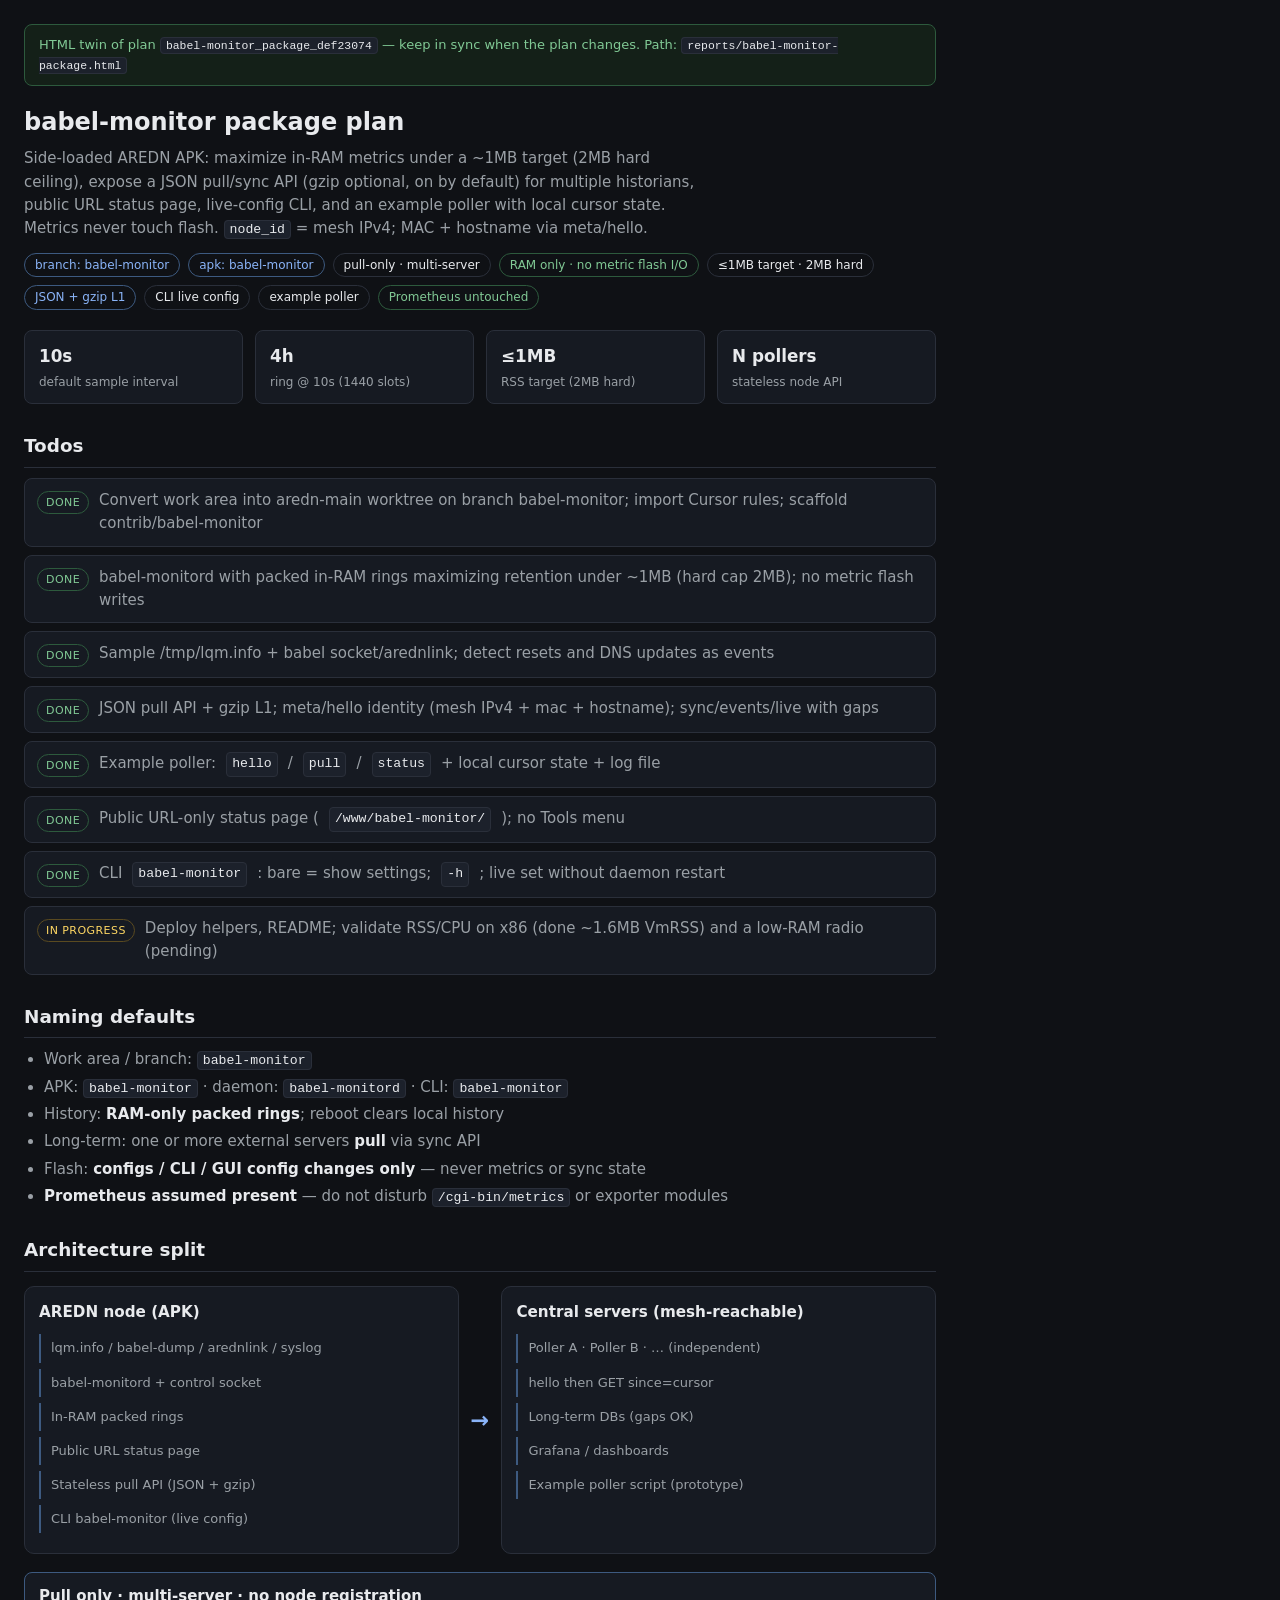
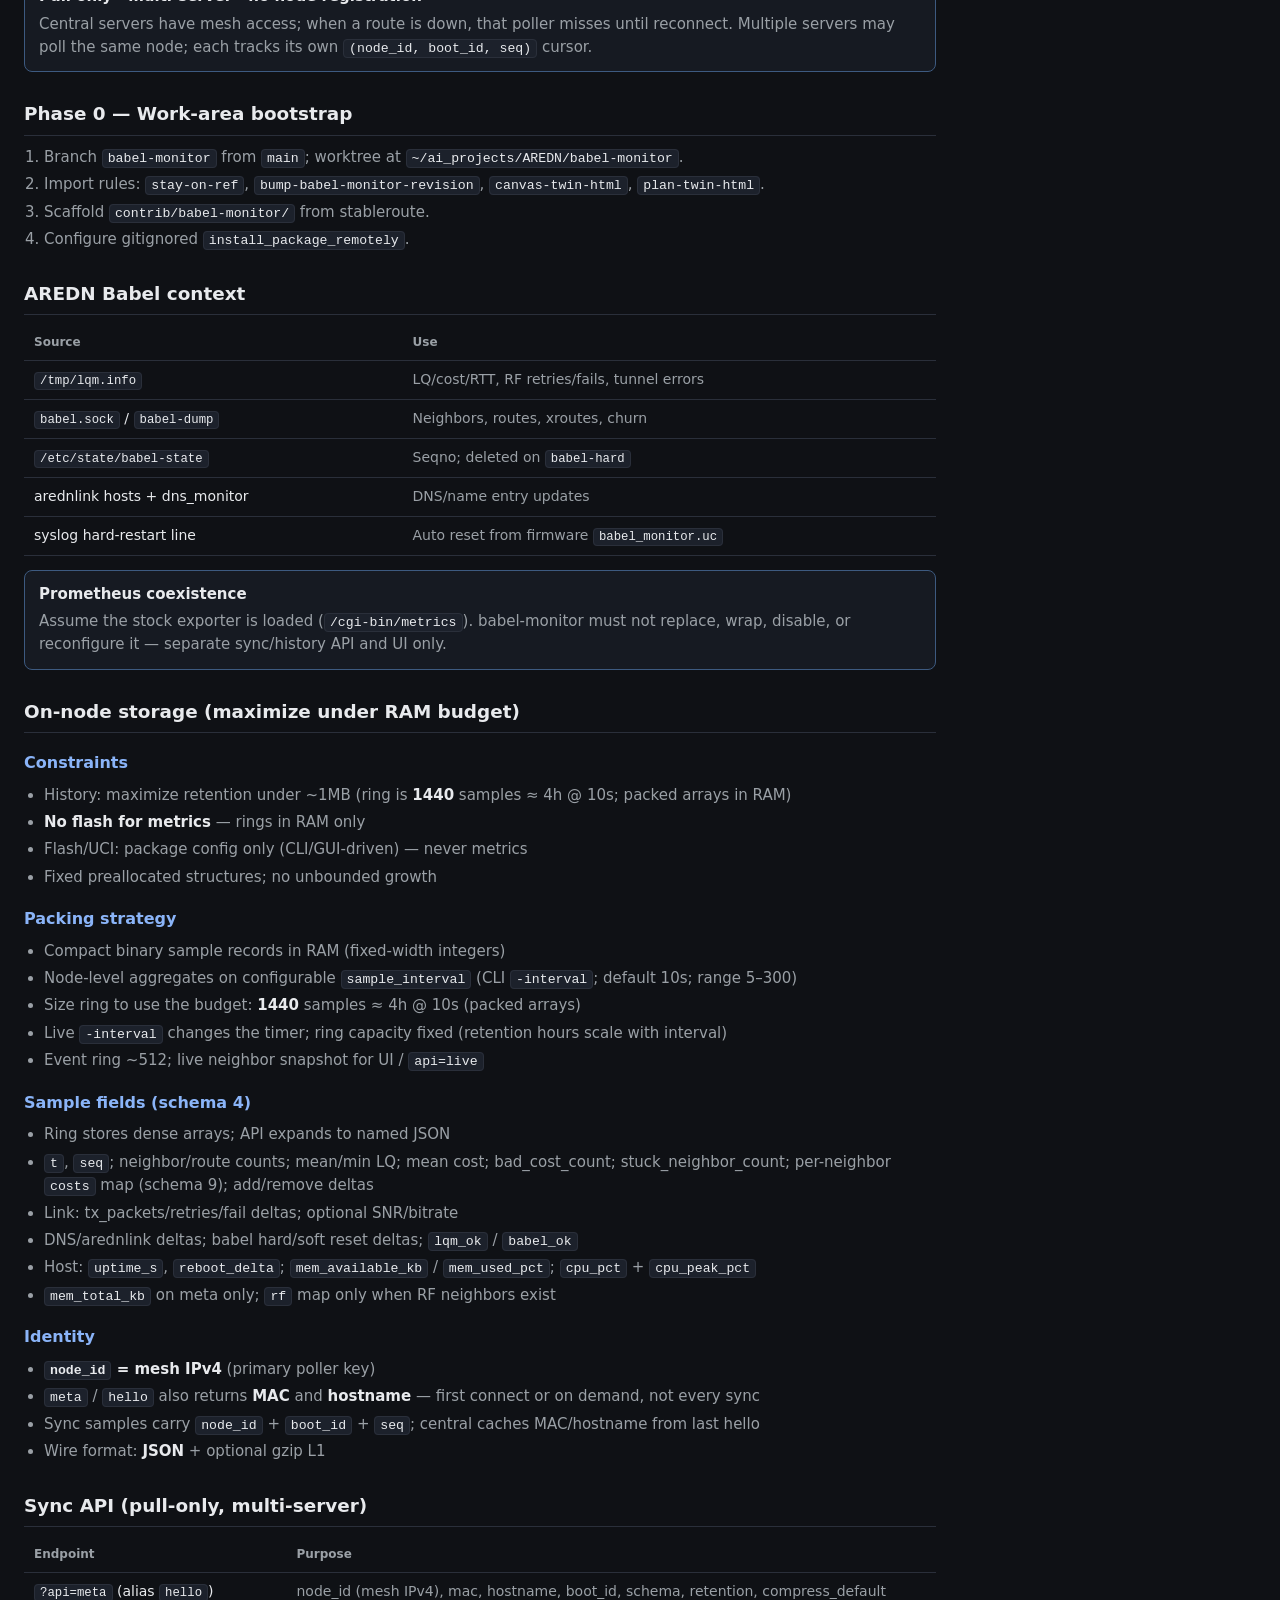
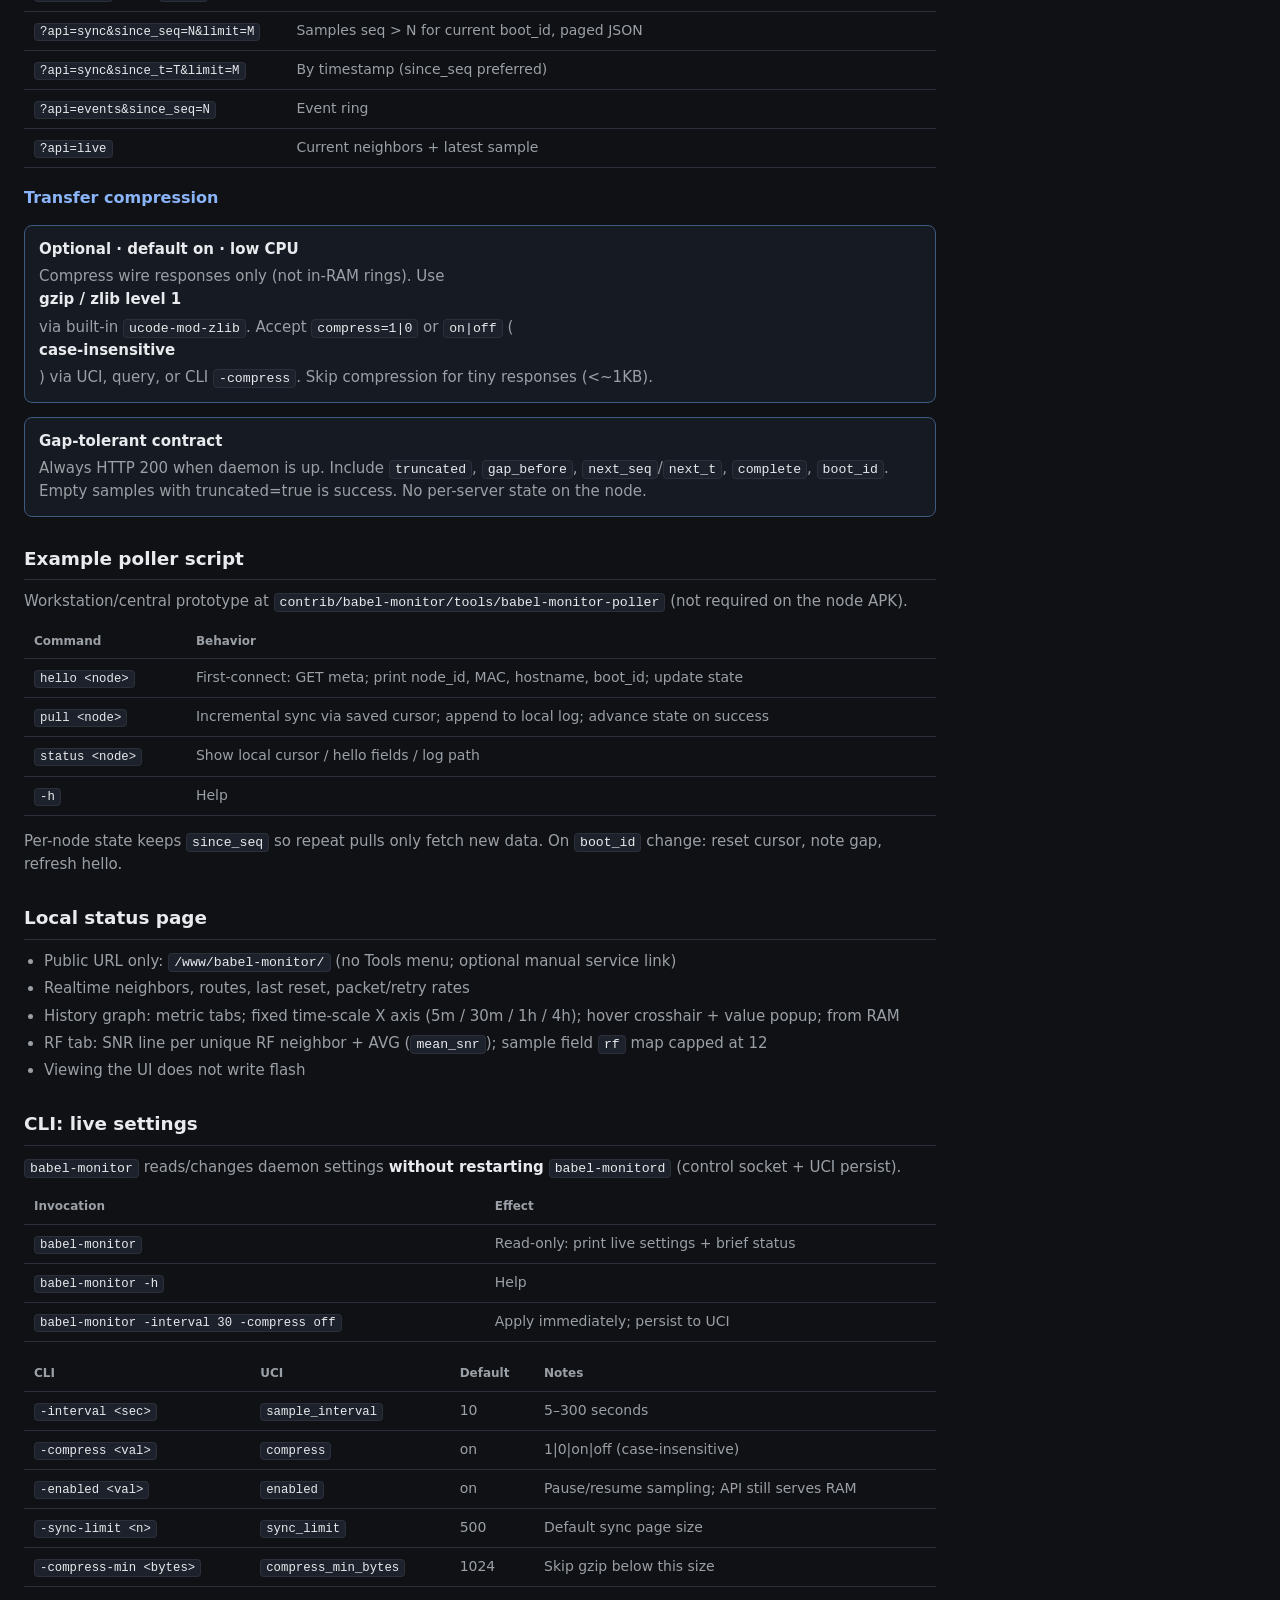
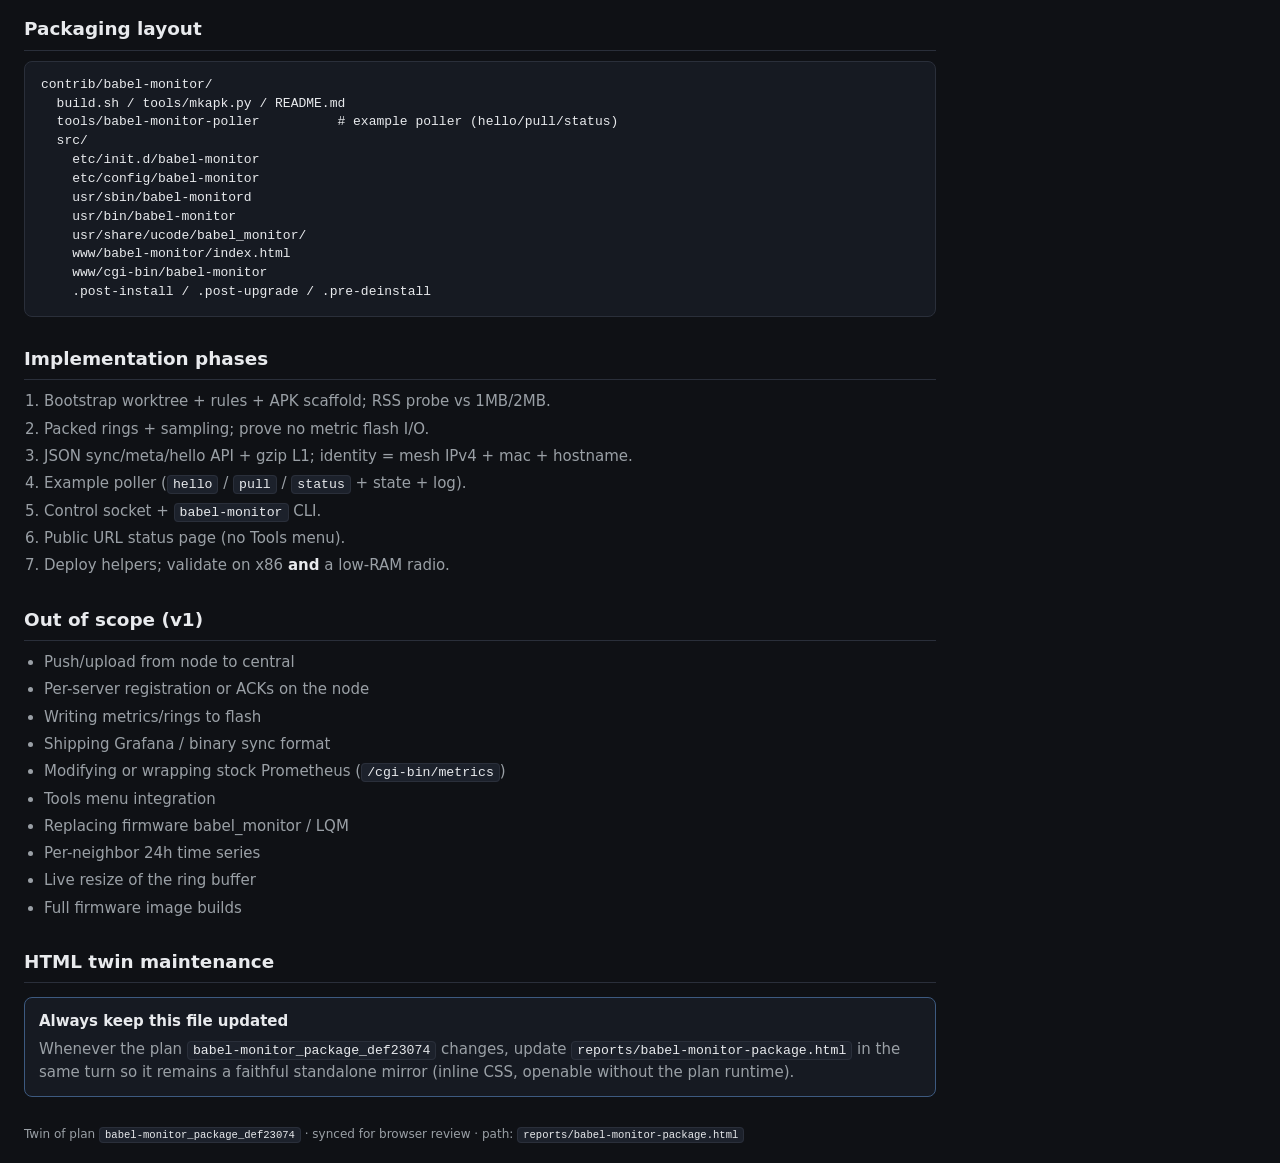
<file: reports/babel-monitor-package.html>
<!DOCTYPE html>
<html lang="en">
<head>
<meta charset="utf-8" />
<meta name="viewport" content="width=device-width, initial-scale=1" />
<title>babel-monitor package — plan</title>
<style>
  :root {
    --bg: #0f1115;
    --fg: #e8eaed;
    --muted: #9aa0a6;
    --card: #161a22;
    --border: #2a2f3a;
    --accent: #8ab4f8;
    --ok: #81c995;
    --warn: #fdd663;
    --info-border: #3d5a80;
  }
  * { box-sizing: border-box; }
  body {
    margin: 0;
    font: 15px/1.55 system-ui, sans-serif;
    background: var(--bg);
    color: var(--fg);
    padding: 24px;
    max-width: 960px;
  }
  h1 { font-size: 1.5rem; margin: 0 0 6px; }
  h2 { font-size: 1.15rem; margin: 28px 0 10px; border-bottom: 1px solid var(--border); padding-bottom: 6px; }
  h3 { font-size: 1rem; margin: 18px 0 8px; color: var(--accent); }
  p { margin: 0 0 10px; color: var(--muted); }
  .lead { color: var(--muted); max-width: 72ch; }
  ul, ol { color: var(--muted); margin: 0 0 12px; padding-left: 1.25rem; }
  li { margin: 4px 0; }
  code {
    font-family: ui-monospace, SFMono-Regular, Menlo, Consolas, monospace;
    font-size: 0.88em;
    background: #1c212b;
    border: 1px solid var(--border);
    border-radius: 4px;
    padding: 1px 5px;
    color: var(--fg);
  }
  pre {
    background: var(--card);
    border: 1px solid var(--border);
    border-radius: 8px;
    padding: 14px 16px;
    overflow-x: auto;
    color: var(--fg);
    font: 13px/1.45 ui-monospace, SFMono-Regular, Menlo, Consolas, monospace;
    margin: 10px 0 14px;
  }
  .pills { display: flex; flex-wrap: wrap; gap: 8px; margin: 12px 0 20px; }
  .pill {
    display: inline-block;
    border: 1px solid var(--border);
    border-radius: 999px;
    padding: 2px 10px;
    font-size: 12px;
    color: var(--fg);
  }
  .pill.accent { color: var(--accent); border-color: var(--info-border); }
  .pill.ok { color: var(--ok); border-color: #2d5a3d; }
  .stats {
    display: grid;
    grid-template-columns: repeat(4, 1fr);
    gap: 12px;
    margin: 16px 0 20px;
  }
  @media (max-width: 720px) {
    .stats { grid-template-columns: repeat(2, 1fr); }
  }
  .stat {
    border: 1px solid var(--border);
    border-radius: 8px;
    background: var(--card);
    padding: 12px 14px;
  }
  .stat .v { font-size: 1.05rem; font-weight: 600; color: var(--fg); }
  .stat .l { font-size: 12px; color: var(--muted); margin-top: 4px; }
  table {
    width: 100%;
    border-collapse: collapse;
    font-size: 14px;
    margin: 8px 0 14px;
  }
  th, td {
    text-align: left;
    padding: 8px 10px;
    border-bottom: 1px solid var(--border);
    vertical-align: top;
  }
  th { color: var(--muted); font-weight: 600; font-size: 12px; }
  td { color: var(--muted); }
  td:first-child { color: var(--fg); }
  .callout {
    border: 1px solid var(--info-border);
    border-radius: 8px;
    padding: 12px 14px;
    background: var(--card);
    margin: 14px 0;
    color: var(--muted);
  }
  .callout strong { display: block; margin-bottom: 4px; color: var(--fg); }
  .todos { list-style: none; padding: 0; margin: 0 0 16px; }
  .todos li {
    display: flex; gap: 10px; align-items: flex-start;
    border: 1px solid var(--border);
    border-radius: 8px;
    background: var(--card);
    padding: 10px 12px;
    margin: 8px 0;
    color: var(--muted);
  }
  .todos .status {
    flex: 0 0 auto;
    font-size: 11px;
    text-transform: uppercase;
    letter-spacing: 0.04em;
    border: 1px solid #5a4a20;
    color: var(--warn);
    border-radius: 999px;
    padding: 2px 8px;
    margin-top: 2px;
  }
  .todos .status.done {
    border-color: #2d5a3d;
    color: var(--ok);
  }
  .flow {
    display: grid;
    grid-template-columns: 1fr auto 1fr;
    gap: 12px;
    margin: 14px 0 18px;
    align-items: stretch;
  }
  @media (max-width: 720px) {
    .flow { grid-template-columns: 1fr; }
    .flow .arrow { text-align: center; transform: rotate(90deg); }
  }
  .box {
    border: 1px solid var(--border);
    border-radius: 10px;
    background: var(--card);
    padding: 14px;
  }
  .box h4 { margin: 0 0 10px; font-size: 0.95rem; color: var(--fg); }
  .box .item {
    font-size: 13px;
    color: var(--muted);
    border-left: 2px solid var(--info-border);
    padding: 4px 0 4px 10px;
    margin: 6px 0;
  }
  .arrow {
    display: flex;
    align-items: center;
    justify-content: center;
    color: var(--accent);
    font-size: 1.4rem;
    font-weight: 600;
  }
  .meta { font-size: 12px; color: var(--muted); margin-top: 28px; }
  strong.inline { color: var(--fg); }
  .twin-banner {
    border: 1px solid #2d5a3d;
    background: #142018;
    border-radius: 8px;
    padding: 10px 14px;
    margin: 0 0 18px;
    color: var(--ok);
    font-size: 13px;
  }
</style>
</head>
<body>
  <div class="twin-banner">
    HTML twin of plan <code>babel-monitor_package_def23074</code> —
    keep in sync when the plan changes. Path: <code>reports/babel-monitor-package.html</code>
  </div>

  <h1>babel-monitor package plan</h1>
  <p class="lead">
    Side-loaded AREDN APK: maximize in-RAM metrics under a ~1MB target (2MB hard ceiling),
    expose a JSON pull/sync API (gzip optional, on by default) for multiple historians,
    public URL status page, live-config CLI, and an example poller with local cursor state.
    Metrics never touch flash. <code>node_id</code> = mesh IPv4; MAC + hostname via meta/hello.
  </p>
  <div class="pills">
    <span class="pill accent">branch: babel-monitor</span>
    <span class="pill accent">apk: babel-monitor</span>
    <span class="pill">pull-only · multi-server</span>
    <span class="pill ok">RAM only · no metric flash I/O</span>
    <span class="pill">≤1MB target · 2MB hard</span>
    <span class="pill accent">JSON + gzip L1</span>
    <span class="pill">CLI live config</span>
    <span class="pill">example poller</span>
    <span class="pill ok">Prometheus untouched</span>
  </div>

  <div class="stats">
    <div class="stat"><div class="v">10s</div><div class="l">default sample interval</div></div>
    <div class="stat"><div class="v">4h</div><div class="l">ring @ 10s (1440 slots)</div></div>
    <div class="stat"><div class="v">≤1MB</div><div class="l">RSS target (2MB hard)</div></div>
    <div class="stat"><div class="v">N pollers</div><div class="l">stateless node API</div></div>
  </div>

  <h2>Todos</h2>
  <ul class="todos">
    <li><span class="status done">done</span> Convert work area into aredn-main worktree on branch babel-monitor; import Cursor rules; scaffold contrib/babel-monitor</li>
    <li><span class="status done">done</span> babel-monitord with packed in-RAM rings maximizing retention under ~1MB (hard cap 2MB); no metric flash writes</li>
    <li><span class="status done">done</span> Sample /tmp/lqm.info + babel socket/arednlink; detect resets and DNS updates as events</li>
    <li><span class="status done">done</span> JSON pull API + gzip L1; meta/hello identity (mesh IPv4 + mac + hostname); sync/events/live with gaps</li>
    <li><span class="status done">done</span> Example poller: <code>hello</code> / <code>pull</code> / <code>status</code> + local cursor state + log file</li>
    <li><span class="status done">done</span> Public URL-only status page (<code>/www/babel-monitor/</code>); no Tools menu</li>
    <li><span class="status done">done</span> CLI <code>babel-monitor</code>: bare = show settings; <code>-h</code>; live set without daemon restart</li>
    <li><span class="status">in progress</span> Deploy helpers, README; validate RSS/CPU on x86 (done ~1.6MB VmRSS) and a low-RAM radio (pending)</li>
  </ul>

  <h2>Naming defaults</h2>
  <ul>
    <li>Work area / branch: <code>babel-monitor</code></li>
    <li>APK: <code>babel-monitor</code> · daemon: <code>babel-monitord</code> · CLI: <code>babel-monitor</code></li>
    <li>History: <strong class="inline">RAM-only packed rings</strong>; reboot clears local history</li>
    <li>Long-term: one or more external servers <strong class="inline">pull</strong> via sync API</li>
    <li>Flash: <strong class="inline">configs / CLI / GUI config changes only</strong> — never metrics or sync state</li>
    <li><strong class="inline">Prometheus assumed present</strong> — do not disturb <code>/cgi-bin/metrics</code> or exporter modules</li>
  </ul>

  <h2>Architecture split</h2>
  <div class="flow">
    <div class="box">
      <h4>AREDN node (APK)</h4>
      <div class="item">lqm.info / babel-dump / arednlink / syslog</div>
      <div class="item">babel-monitord + control socket</div>
      <div class="item">In-RAM packed rings</div>
      <div class="item">Public URL status page</div>
      <div class="item">Stateless pull API (JSON + gzip)</div>
      <div class="item">CLI babel-monitor (live config)</div>
    </div>
    <div class="arrow">→</div>
    <div class="box">
      <h4>Central servers (mesh-reachable)</h4>
      <div class="item">Poller A · Poller B · … (independent)</div>
      <div class="item">hello then GET since=cursor</div>
      <div class="item">Long-term DBs (gaps OK)</div>
      <div class="item">Grafana / dashboards</div>
      <div class="item">Example poller script (prototype)</div>
    </div>
  </div>
  <div class="callout">
    <strong>Pull only · multi-server · no node registration</strong>
    Central servers have mesh access; when a route is down, that poller misses until reconnect.
    Multiple servers may poll the same node; each tracks its own <code>(node_id, boot_id, seq)</code> cursor.
  </div>

  <h2>Phase 0 — Work-area bootstrap</h2>
  <ol>
    <li>Branch <code>babel-monitor</code> from <code>main</code>; worktree at <code>~/ai_projects/AREDN/babel-monitor</code>.</li>
    <li>Import rules: <code>stay-on-ref</code>, <code>bump-babel-monitor-revision</code>, <code>canvas-twin-html</code>, <code>plan-twin-html</code>.</li>
    <li>Scaffold <code>contrib/babel-monitor/</code> from stableroute.</li>
    <li>Configure gitignored <code>install_package_remotely</code>.</li>
  </ol>

  <h2>AREDN Babel context</h2>
  <table>
    <thead><tr><th>Source</th><th>Use</th></tr></thead>
    <tbody>
      <tr><td><code>/tmp/lqm.info</code></td><td>LQ/cost/RTT, RF retries/fails, tunnel errors</td></tr>
      <tr><td><code>babel.sock</code> / <code>babel-dump</code></td><td>Neighbors, routes, xroutes, churn</td></tr>
      <tr><td><code>/etc/state/babel-state</code></td><td>Seqno; deleted on <code>babel-hard</code></td></tr>
      <tr><td>arednlink hosts + dns_monitor</td><td>DNS/name entry updates</td></tr>
      <tr><td>syslog hard-restart line</td><td>Auto reset from firmware <code>babel_monitor.uc</code></td></tr>
    </tbody>
  </table>
  <div class="callout">
    <strong>Prometheus coexistence</strong>
    Assume the stock exporter is loaded (<code>/cgi-bin/metrics</code>). babel-monitor must not replace, wrap, disable, or reconfigure it — separate sync/history API and UI only.
  </div>

  <h2>On-node storage (maximize under RAM budget)</h2>
  <h3>Constraints</h3>
  <ul>
    <li>History: maximize retention under ~1MB (ring is <strong class="inline">1440</strong> samples ≈ 4h @ 10s; packed arrays in RAM)</li>
    <li><strong class="inline">No flash for metrics</strong> — rings in RAM only</li>
    <li>Flash/UCI: package config only (CLI/GUI-driven) — never metrics</li>
    <li>Fixed preallocated structures; no unbounded growth</li>
  </ul>
  <h3>Packing strategy</h3>
  <ul>
    <li>Compact binary sample records in RAM (fixed-width integers)</li>
    <li>Node-level aggregates on configurable <code>sample_interval</code> (CLI <code>-interval</code>; default 10s; range 5–300)</li>
    <li>Size ring to use the budget: <strong class="inline">1440</strong> samples ≈ 4h @ 10s (packed arrays)</li>
    <li>Live <code>-interval</code> changes the timer; ring capacity fixed (retention hours scale with interval)</li>
    <li>Event ring ~512; live neighbor snapshot for UI / <code>api=live</code></li>
  </ul>
  <h3>Sample fields (schema 4)</h3>
  <ul>
    <li>Ring stores dense arrays; API expands to named JSON</li>
    <li><code>t</code>, <code>seq</code>; neighbor/route counts; mean/min LQ; mean cost; bad_cost_count; stuck_neighbor_count; per-neighbor <code>costs</code> map (schema 9); add/remove deltas</li>
    <li>Link: tx_packets/retries/fail deltas; optional SNR/bitrate</li>
    <li>DNS/arednlink deltas; babel hard/soft reset deltas; <code>lqm_ok</code> / <code>babel_ok</code></li>
    <li>Host: <code>uptime_s</code>, <code>reboot_delta</code>; <code>mem_available_kb</code> / <code>mem_used_pct</code>; <code>cpu_pct</code> + <code>cpu_peak_pct</code></li>
    <li><code>mem_total_kb</code> on meta only; <code>rf</code> map only when RF neighbors exist</li>
  </ul>
  <h3>Identity</h3>
  <ul>
    <li><strong class="inline"><code>node_id</code> = mesh IPv4</strong> (primary poller key)</li>
    <li><code>meta</code> / <code>hello</code> also returns <strong class="inline">MAC</strong> and <strong class="inline">hostname</strong> — first connect or on demand, not every sync</li>
    <li>Sync samples carry <code>node_id</code> + <code>boot_id</code> + <code>seq</code>; central caches MAC/hostname from last hello</li>
    <li>Wire format: <strong class="inline">JSON</strong> + optional gzip L1</li>
  </ul>

  <h2>Sync API (pull-only, multi-server)</h2>
  <table>
    <thead><tr><th>Endpoint</th><th>Purpose</th></tr></thead>
    <tbody>
      <tr><td><code>?api=meta</code> (alias <code>hello</code>)</td><td>node_id (mesh IPv4), mac, hostname, boot_id, schema, retention, compress_default</td></tr>
      <tr><td><code>?api=sync&amp;since_seq=N&amp;limit=M</code></td><td>Samples seq &gt; N for current boot_id, paged JSON</td></tr>
      <tr><td><code>?api=sync&amp;since_t=T&amp;limit=M</code></td><td>By timestamp (since_seq preferred)</td></tr>
      <tr><td><code>?api=events&amp;since_seq=N</code></td><td>Event ring</td></tr>
      <tr><td><code>?api=live</code></td><td>Current neighbors + latest sample</td></tr>
    </tbody>
  </table>
  <h3>Transfer compression</h3>
  <div class="callout">
    <strong>Optional · default on · low CPU</strong>
    Compress wire responses only (not in-RAM rings). Use <strong class="inline">gzip / zlib level 1</strong>
    via built-in <code>ucode-mod-zlib</code>. Accept <code>compress=1|0</code> or <code>on|off</code>
    (<strong class="inline">case-insensitive</strong>) via UCI, query, or CLI <code>-compress</code>.
    Skip compression for tiny responses (&lt;~1KB).
  </div>
  <div class="callout">
    <strong>Gap-tolerant contract</strong>
    Always HTTP 200 when daemon is up. Include <code>truncated</code>, <code>gap_before</code>,
    <code>next_seq</code>/<code>next_t</code>, <code>complete</code>, <code>boot_id</code>.
    Empty samples with truncated=true is success. No per-server state on the node.
  </div>

  <h2>Example poller script</h2>
  <p>Workstation/central prototype at <code>contrib/babel-monitor/tools/babel-monitor-poller</code> (not required on the node APK).</p>
  <table>
    <thead><tr><th>Command</th><th>Behavior</th></tr></thead>
    <tbody>
      <tr><td><code>hello &lt;node&gt;</code></td><td>First-connect: GET meta; print node_id, MAC, hostname, boot_id; update state</td></tr>
      <tr><td><code>pull &lt;node&gt;</code></td><td>Incremental sync via saved cursor; append to local log; advance state on success</td></tr>
      <tr><td><code>status &lt;node&gt;</code></td><td>Show local cursor / hello fields / log path</td></tr>
      <tr><td><code>-h</code></td><td>Help</td></tr>
    </tbody>
  </table>
  <p>Per-node state keeps <code>since_seq</code> so repeat pulls only fetch new data. On <code>boot_id</code> change: reset cursor, note gap, refresh hello.</p>

  <h2>Local status page</h2>
  <ul>
    <li>Public URL only: <code>/www/babel-monitor/</code> (no Tools menu; optional manual service link)</li>
    <li>Realtime neighbors, routes, last reset, packet/retry rates</li>
    <li>History graph: metric tabs; fixed time-scale X axis (5m / 30m / 1h / 4h); hover crosshair + value popup; from RAM</li>
    <li>RF tab: SNR line per unique RF neighbor + AVG (<code>mean_snr</code>); sample field <code>rf</code> map capped at 12</li>
    <li>Viewing the UI does not write flash</li>
  </ul>

  <h2>CLI: live settings</h2>
  <p><code>babel-monitor</code> reads/changes daemon settings <strong class="inline">without restarting</strong> <code>babel-monitord</code> (control socket + UCI persist).</p>
  <table>
    <thead><tr><th>Invocation</th><th>Effect</th></tr></thead>
    <tbody>
      <tr><td><code>babel-monitor</code></td><td>Read-only: print live settings + brief status</td></tr>
      <tr><td><code>babel-monitor -h</code></td><td>Help</td></tr>
      <tr><td><code>babel-monitor -interval 30 -compress off</code></td><td>Apply immediately; persist to UCI</td></tr>
    </tbody>
  </table>
  <table>
    <thead><tr><th>CLI</th><th>UCI</th><th>Default</th><th>Notes</th></tr></thead>
    <tbody>
      <tr><td><code>-interval &lt;sec&gt;</code></td><td><code>sample_interval</code></td><td>10</td><td>5–300 seconds</td></tr>
      <tr><td><code>-compress &lt;val&gt;</code></td><td><code>compress</code></td><td>on</td><td>1|0|on|off (case-insensitive)</td></tr>
      <tr><td><code>-enabled &lt;val&gt;</code></td><td><code>enabled</code></td><td>on</td><td>Pause/resume sampling; API still serves RAM</td></tr>
      <tr><td><code>-sync-limit &lt;n&gt;</code></td><td><code>sync_limit</code></td><td>500</td><td>Default sync page size</td></tr>
      <tr><td><code>-compress-min &lt;bytes&gt;</code></td><td><code>compress_min_bytes</code></td><td>1024</td><td>Skip gzip below this size</td></tr>
    </tbody>
  </table>

  <h2>Packaging layout</h2>
  <pre>contrib/babel-monitor/
  build.sh / tools/mkapk.py / README.md
  tools/babel-monitor-poller          # example poller (hello/pull/status)
  src/
    etc/init.d/babel-monitor
    etc/config/babel-monitor
    usr/sbin/babel-monitord
    usr/bin/babel-monitor
    usr/share/ucode/babel_monitor/
    www/babel-monitor/index.html
    www/cgi-bin/babel-monitor
    .post-install / .post-upgrade / .pre-deinstall</pre>

  <h2>Implementation phases</h2>
  <ol>
    <li>Bootstrap worktree + rules + APK scaffold; RSS probe vs 1MB/2MB.</li>
    <li>Packed rings + sampling; prove no metric flash I/O.</li>
    <li>JSON sync/meta/hello API + gzip L1; identity = mesh IPv4 + mac + hostname.</li>
    <li>Example poller (<code>hello</code> / <code>pull</code> / <code>status</code> + state + log).</li>
    <li>Control socket + <code>babel-monitor</code> CLI.</li>
    <li>Public URL status page (no Tools menu).</li>
    <li>Deploy helpers; validate on x86 <strong class="inline">and</strong> a low-RAM radio.</li>
  </ol>

  <h2>Out of scope (v1)</h2>
  <ul>
    <li>Push/upload from node to central</li>
    <li>Per-server registration or ACKs on the node</li>
    <li>Writing metrics/rings to flash</li>
    <li>Shipping Grafana / binary sync format</li>
    <li>Modifying or wrapping stock Prometheus (<code>/cgi-bin/metrics</code>)</li>
    <li>Tools menu integration</li>
    <li>Replacing firmware babel_monitor / LQM</li>
    <li>Per-neighbor 24h time series</li>
    <li>Live resize of the ring buffer</li>
    <li>Full firmware image builds</li>
  </ul>

  <h2>HTML twin maintenance</h2>
  <div class="callout">
    <strong>Always keep this file updated</strong>
    Whenever the plan <code>babel-monitor_package_def23074</code> changes, update
    <code>reports/babel-monitor-package.html</code> in the same turn so it remains a faithful
    standalone mirror (inline CSS, openable without the plan runtime).
  </div>

  <p class="meta">
    Twin of plan <code>babel-monitor_package_def23074</code> ·
    synced for browser review ·
    path: <code>reports/babel-monitor-package.html</code>
  </p>
</body>
</html>
</file>
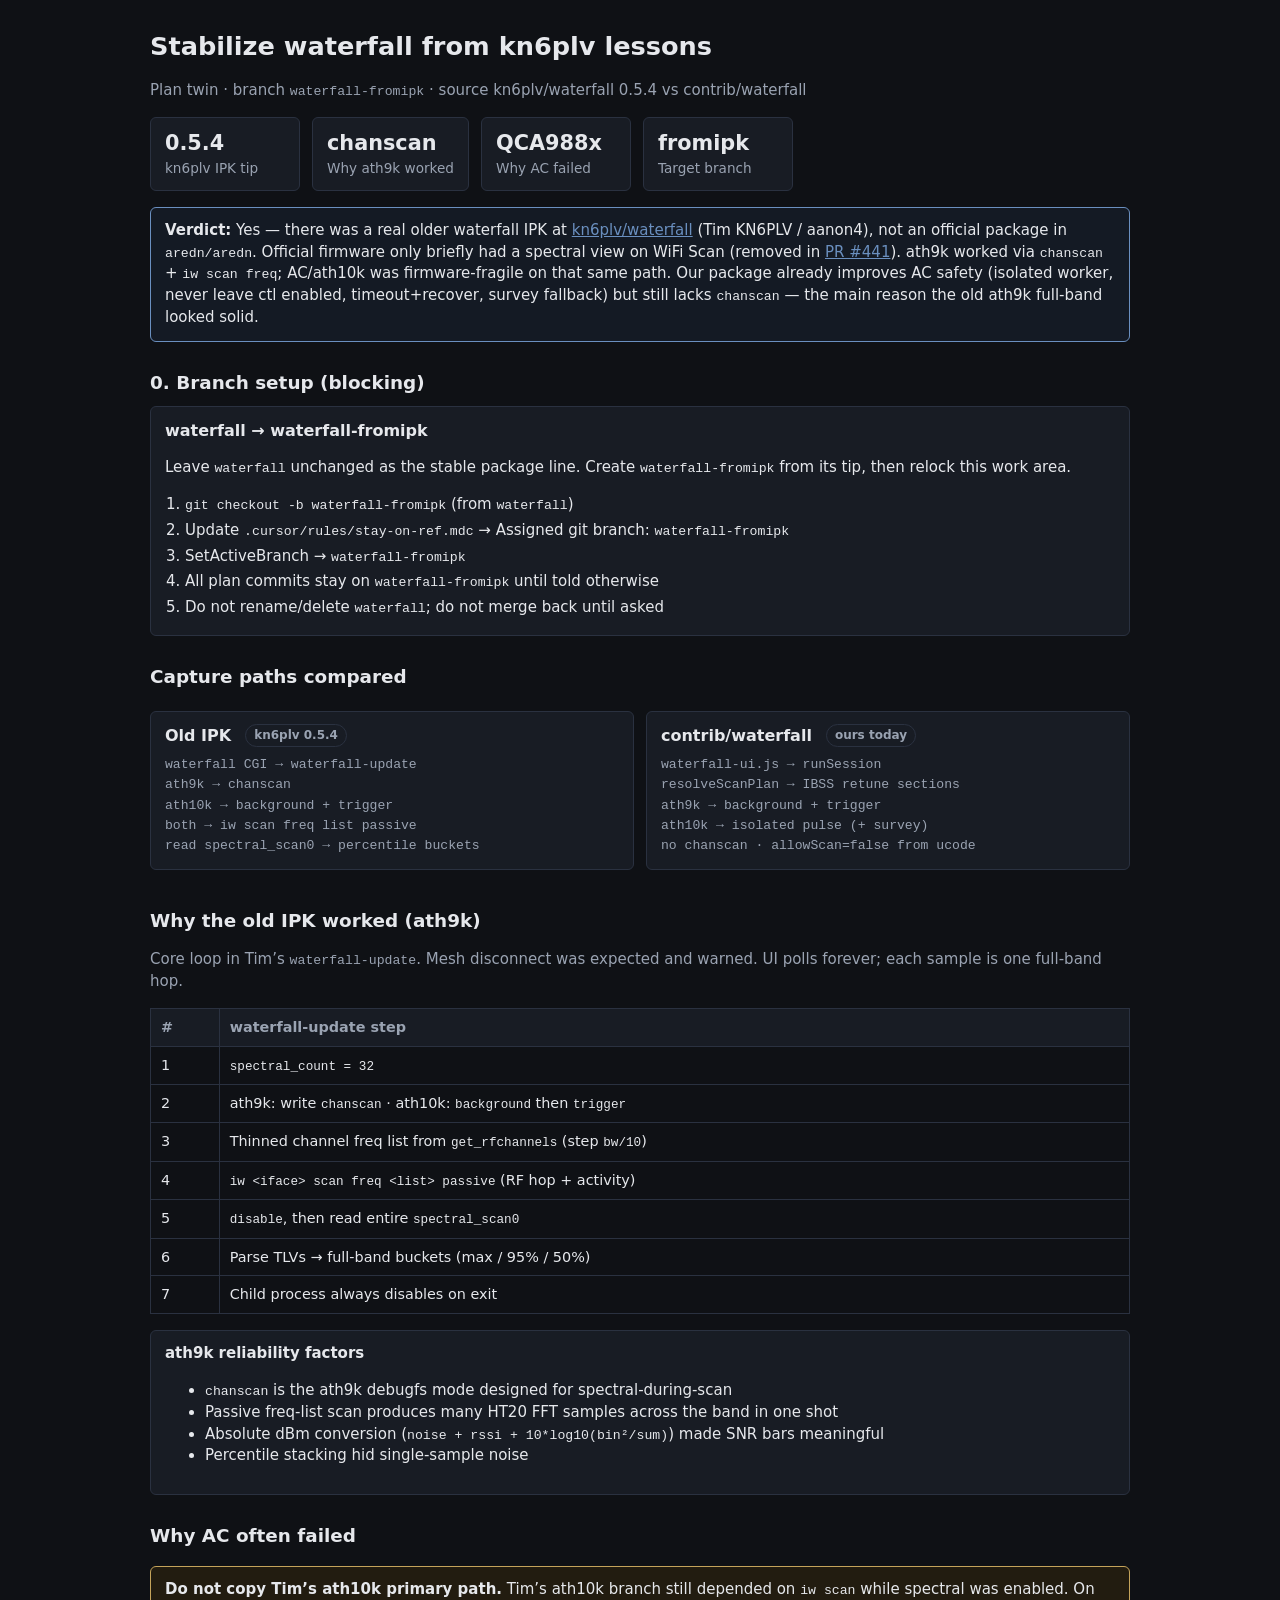
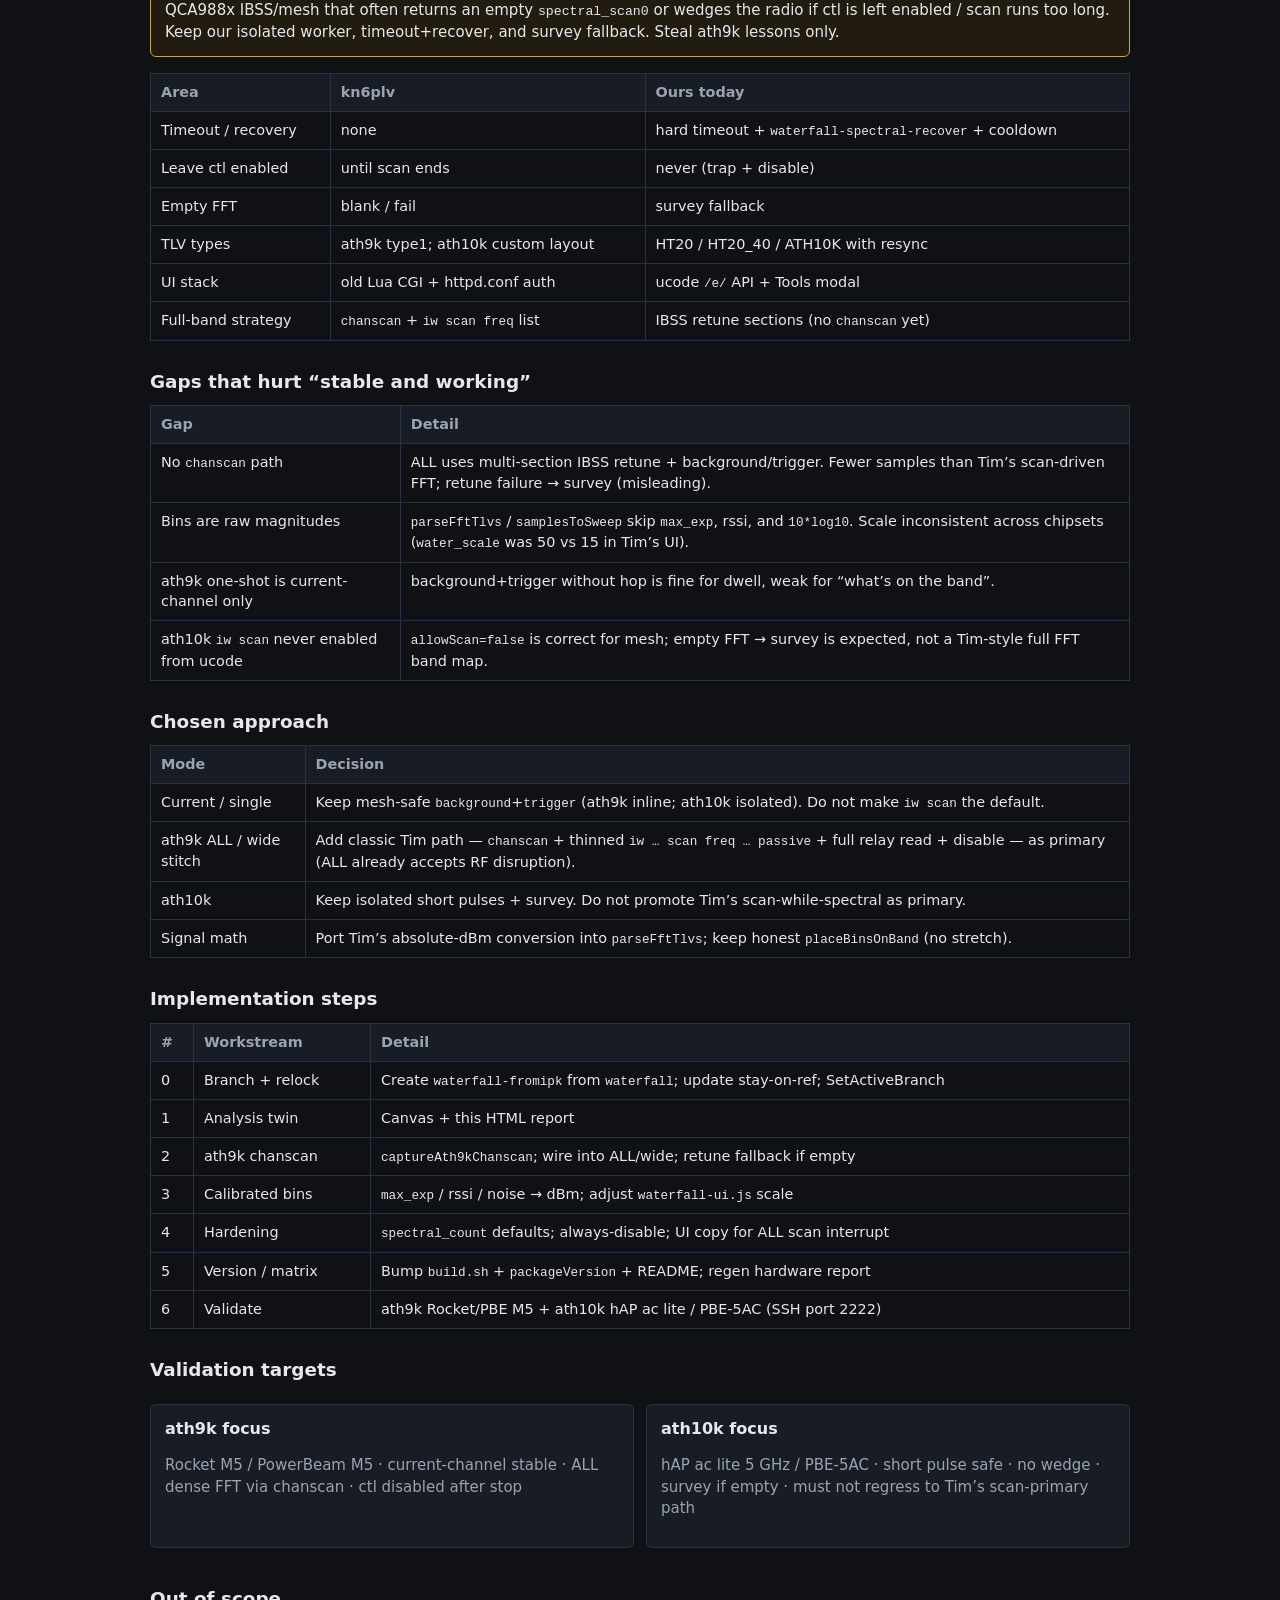
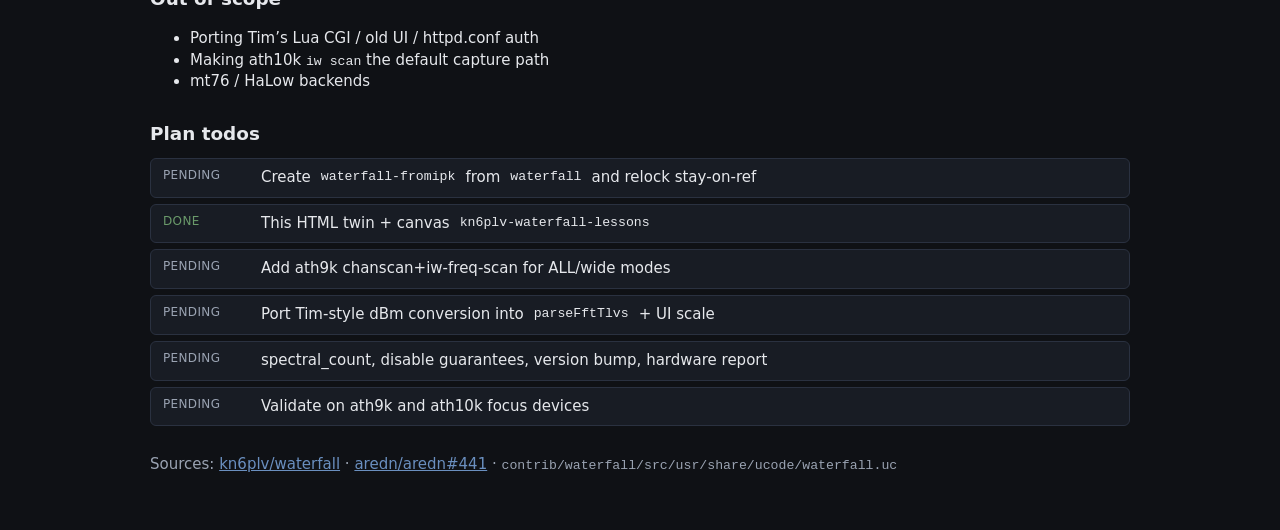
<file: reports/kn6plv-waterfall-lessons.html>
<!DOCTYPE html>
<html lang="en">
<head>
  <meta charset="utf-8" />
  <meta name="viewport" content="width=device-width, initial-scale=1" />
  <title>Stabilize waterfall from kn6plv lessons</title>
  <style>
    :root {
      --bg: #0f1115;
      --fg: #e6e8ec;
      --muted: #9aa3b2;
      --card: #181c24;
      --line: #2a3140;
      --warn: #c4a35a;
      --ok: #6a9a6a;
      --info: #6a8fbf;
      --bad: #c07070;
    }
    body { margin: 0; font: 15px/1.45 system-ui, sans-serif; background: var(--bg); color: var(--fg); }
    main { max-width: 980px; margin: 0 auto; padding: 28px 20px 48px; }
    h1 { font-size: 1.6rem; margin: 0 0 6px; }
    h2 { font-size: 1.15rem; margin: 28px 0 10px; }
    h3 { font-size: 1rem; margin: 18px 0 8px; }
    p, li { color: var(--fg); }
    .muted { color: var(--muted); }
    a { color: var(--info); }
    .callout {
      border: 1px solid var(--info);
      background: #141a24;
      padding: 12px 14px;
      border-radius: 6px;
      margin: 16px 0;
    }
    .callout.warn { border-color: var(--warn); background: #221c10; }
    .stats { display: flex; gap: 12px; flex-wrap: wrap; margin: 14px 0; }
    .stat {
      background: var(--card);
      border: 1px solid var(--line);
      padding: 10px 14px;
      border-radius: 6px;
      min-width: 120px;
    }
    .stat b { display: block; font-size: 1.3rem; }
    .stat span { color: var(--muted); font-size: 0.85rem; }
    table { width: 100%; border-collapse: collapse; font-size: 0.9rem; margin: 10px 0 16px; }
    th, td { border: 1px solid var(--line); padding: 8px 10px; vertical-align: top; text-align: left; }
    th { background: var(--card); color: var(--muted); font-weight: 600; }
    .card {
      background: var(--card);
      border: 1px solid var(--line);
      border-radius: 6px;
      padding: 12px 14px;
      margin: 10px 0;
    }
    .grid2 {
      display: grid;
      grid-template-columns: 1fr 1fr;
      gap: 12px;
    }
    @media (max-width: 720px) {
      .grid2 { grid-template-columns: 1fr; }
    }
    .pill {
      display: inline-block;
      font-size: 0.75rem;
      color: var(--muted);
      border: 1px solid var(--line);
      padding: 2px 8px;
      border-radius: 999px;
      margin-left: 8px;
      vertical-align: middle;
    }
    .card h3 { margin: 0 0 8px; display: flex; align-items: center; flex-wrap: wrap; gap: 6px; }
    .todo { list-style: none; padding: 0; margin: 0; }
    .todo li {
      border: 1px solid var(--line);
      background: var(--card);
      padding: 8px 12px;
      margin: 6px 0;
      border-radius: 6px;
      display: flex;
      gap: 10px;
      align-items: flex-start;
    }
    .todo .status {
      font-size: 0.75rem;
      color: var(--muted);
      min-width: 5.5rem;
      text-transform: uppercase;
      letter-spacing: 0.03em;
    }
    .todo .done { color: var(--ok); }
    code { font-family: ui-monospace, SFMono-Regular, Menlo, monospace; font-size: 0.88em; }
    ol.steps { margin: 8px 0 0; padding-left: 1.25rem; }
    ol.steps li { margin: 4px 0; }
    .flow {
      font-family: ui-monospace, SFMono-Regular, Menlo, monospace;
      font-size: 0.82rem;
      line-height: 1.55;
      color: var(--muted);
      white-space: pre-wrap;
      margin: 0;
    }
  </style>
</head>
<body>
<main>
  <h1>Stabilize waterfall from kn6plv lessons</h1>
  <p class="muted">Plan twin · branch <code>waterfall-fromipk</code> · source kn6plv/waterfall 0.5.4 vs contrib/waterfall</p>

  <div class="stats">
    <div class="stat"><b>0.5.4</b><span>kn6plv IPK tip</span></div>
    <div class="stat"><b>chanscan</b><span>Why ath9k worked</span></div>
    <div class="stat"><b>QCA988x</b><span>Why AC failed</span></div>
    <div class="stat"><b>fromipk</b><span>Target branch</span></div>
  </div>

  <div class="callout">
    <strong>Verdict:</strong> Yes — there was a real older waterfall IPK at
    <a href="https://github.com/kn6plv/waterfall">kn6plv/waterfall</a> (Tim KN6PLV / aanon4),
    not an official package in <code>aredn/aredn</code>. Official firmware only briefly had a
    spectral view on WiFi Scan (removed in
    <a href="https://github.com/aredn/aredn/pull/441">PR #441</a>).
    ath9k worked via <code>chanscan</code> + <code>iw scan freq</code>; AC/ath10k was firmware-fragile
    on that same path. Our package already improves AC safety (isolated worker, never leave ctl enabled,
    timeout+recover, survey fallback) but still lacks <code>chanscan</code> — the main reason the old
    ath9k full-band looked solid.
  </div>

  <h2>0. Branch setup (blocking)</h2>
  <div class="card">
    <h3>waterfall → waterfall-fromipk</h3>
    <p>Leave <code>waterfall</code> unchanged as the stable package line. Create
      <code>waterfall-fromipk</code> from its tip, then relock this work area.</p>
    <ol class="steps">
      <li><code>git checkout -b waterfall-fromipk</code> (from <code>waterfall</code>)</li>
      <li>Update <code>.cursor/rules/stay-on-ref.mdc</code> → Assigned git branch: <code>waterfall-fromipk</code></li>
      <li>SetActiveBranch → <code>waterfall-fromipk</code></li>
      <li>All plan commits stay on <code>waterfall-fromipk</code> until told otherwise</li>
      <li>Do not rename/delete <code>waterfall</code>; do not merge back until asked</li>
    </ol>
  </div>

  <h2>Capture paths compared</h2>
  <div class="grid2">
    <div class="card">
      <h3>Old IPK <span class="pill">kn6plv 0.5.4</span></h3>
      <pre class="flow">waterfall CGI → waterfall-update
ath9k → chanscan
ath10k → background + trigger
both → iw scan freq list passive
read spectral_scan0 → percentile buckets</pre>
    </div>
    <div class="card">
      <h3>contrib/waterfall <span class="pill">ours today</span></h3>
      <pre class="flow">waterfall-ui.js → runSession
resolveScanPlan → IBSS retune sections
ath9k → background + trigger
ath10k → isolated pulse (+ survey)
no chanscan · allowScan=false from ucode</pre>
    </div>
  </div>

  <h2>Why the old IPK worked (ath9k)</h2>
  <p class="muted">Core loop in Tim’s <code>waterfall-update</code>. Mesh disconnect was expected and warned.
    UI polls forever; each sample is one full-band hop.</p>
  <table>
    <thead><tr><th>#</th><th>waterfall-update step</th></tr></thead>
    <tbody>
      <tr><td>1</td><td><code>spectral_count = 32</code></td></tr>
      <tr><td>2</td><td>ath9k: write <code>chanscan</code> · ath10k: <code>background</code> then <code>trigger</code></td></tr>
      <tr><td>3</td><td>Thinned channel freq list from <code>get_rfchannels</code> (step <code>bw/10</code>)</td></tr>
      <tr><td>4</td><td><code>iw &lt;iface&gt; scan freq &lt;list&gt; passive</code> (RF hop + activity)</td></tr>
      <tr><td>5</td><td><code>disable</code>, then read entire <code>spectral_scan0</code></td></tr>
      <tr><td>6</td><td>Parse TLVs → full-band buckets (max / 95% / 50%)</td></tr>
      <tr><td>7</td><td>Child process always disables on exit</td></tr>
    </tbody>
  </table>
  <div class="card">
    <strong>ath9k reliability factors</strong>
    <ul>
      <li><code>chanscan</code> is the ath9k debugfs mode designed for spectral-during-scan</li>
      <li>Passive freq-list scan produces many HT20 FFT samples across the band in one shot</li>
      <li>Absolute dBm conversion (<code>noise + rssi + 10*log10(bin²/sum)</code>) made SNR bars meaningful</li>
      <li>Percentile stacking hid single-sample noise</li>
    </ul>
  </div>

  <h2>Why AC often failed</h2>
  <div class="callout warn">
    <strong>Do not copy Tim’s ath10k primary path.</strong>
    Tim’s ath10k branch still depended on <code>iw scan</code> while spectral was enabled.
    On QCA988x IBSS/mesh that often returns an empty <code>spectral_scan0</code> or wedges the radio
    if ctl is left enabled / scan runs too long. Keep our isolated worker, timeout+recover, and
    survey fallback. Steal ath9k lessons only.
  </div>
  <table>
    <thead><tr><th>Area</th><th>kn6plv</th><th>Ours today</th></tr></thead>
    <tbody>
      <tr><td>Timeout / recovery</td><td>none</td><td>hard timeout + <code>waterfall-spectral-recover</code> + cooldown</td></tr>
      <tr><td>Leave ctl enabled</td><td>until scan ends</td><td>never (trap + disable)</td></tr>
      <tr><td>Empty FFT</td><td>blank / fail</td><td>survey fallback</td></tr>
      <tr><td>TLV types</td><td>ath9k type1; ath10k custom layout</td><td>HT20 / HT20_40 / ATH10K with resync</td></tr>
      <tr><td>UI stack</td><td>old Lua CGI + httpd.conf auth</td><td>ucode <code>/e/</code> API + Tools modal</td></tr>
      <tr><td>Full-band strategy</td><td><code>chanscan</code> + <code>iw scan freq</code> list</td><td>IBSS retune sections (no <code>chanscan</code> yet)</td></tr>
    </tbody>
  </table>

  <h2>Gaps that hurt “stable and working”</h2>
  <table>
    <thead><tr><th>Gap</th><th>Detail</th></tr></thead>
    <tbody>
      <tr>
        <td>No <code>chanscan</code> path</td>
        <td>ALL uses multi-section IBSS retune + background/trigger. Fewer samples than Tim’s scan-driven FFT; retune failure → survey (misleading).</td>
      </tr>
      <tr>
        <td>Bins are raw magnitudes</td>
        <td><code>parseFftTlvs</code> / <code>samplesToSweep</code> skip <code>max_exp</code>, rssi, and <code>10*log10</code>. Scale inconsistent across chipsets (<code>water_scale</code> was 50 vs 15 in Tim’s UI).</td>
      </tr>
      <tr>
        <td>ath9k one-shot is current-channel only</td>
        <td>background+trigger without hop is fine for dwell, weak for “what’s on the band”.</td>
      </tr>
      <tr>
        <td>ath10k <code>iw scan</code> never enabled from ucode</td>
        <td><code>allowScan=false</code> is correct for mesh; empty FFT → survey is expected, not a Tim-style full FFT band map.</td>
      </tr>
    </tbody>
  </table>

  <h2>Chosen approach</h2>
  <table>
    <thead><tr><th>Mode</th><th>Decision</th></tr></thead>
    <tbody>
      <tr>
        <td>Current / single</td>
        <td>Keep mesh-safe <code>background</code>+<code>trigger</code> (ath9k inline; ath10k isolated). Do not make <code>iw scan</code> the default.</td>
      </tr>
      <tr>
        <td>ath9k ALL / wide stitch</td>
        <td>Add classic Tim path — <code>chanscan</code> + thinned <code>iw … scan freq … passive</code> + full relay read + disable — as primary (ALL already accepts RF disruption).</td>
      </tr>
      <tr>
        <td>ath10k</td>
        <td>Keep isolated short pulses + survey. Do not promote Tim’s scan-while-spectral as primary.</td>
      </tr>
      <tr>
        <td>Signal math</td>
        <td>Port Tim’s absolute-dBm conversion into <code>parseFftTlvs</code>; keep honest <code>placeBinsOnBand</code> (no stretch).</td>
      </tr>
    </tbody>
  </table>

  <h2>Implementation steps</h2>
  <table>
    <thead><tr><th>#</th><th>Workstream</th><th>Detail</th></tr></thead>
    <tbody>
      <tr><td>0</td><td>Branch + relock</td><td>Create <code>waterfall-fromipk</code> from <code>waterfall</code>; update stay-on-ref; SetActiveBranch</td></tr>
      <tr><td>1</td><td>Analysis twin</td><td>Canvas + this HTML report</td></tr>
      <tr><td>2</td><td>ath9k chanscan</td><td><code>captureAth9kChanscan</code>; wire into ALL/wide; retune fallback if empty</td></tr>
      <tr><td>3</td><td>Calibrated bins</td><td><code>max_exp</code> / rssi / noise → dBm; adjust <code>waterfall-ui.js</code> scale</td></tr>
      <tr><td>4</td><td>Hardening</td><td><code>spectral_count</code> defaults; always-disable; UI copy for ALL scan interrupt</td></tr>
      <tr><td>5</td><td>Version / matrix</td><td>Bump <code>build.sh</code> + <code>packageVersion</code> + README; regen hardware report</td></tr>
      <tr><td>6</td><td>Validate</td><td>ath9k Rocket/PBE M5 + ath10k hAP ac lite / PBE-5AC (SSH port 2222)</td></tr>
    </tbody>
  </table>

  <h2>Validation targets</h2>
  <div class="grid2">
    <div class="card">
      <h3>ath9k focus</h3>
      <p class="muted">Rocket M5 / PowerBeam M5 · current-channel stable · ALL dense FFT via chanscan · ctl disabled after stop</p>
    </div>
    <div class="card">
      <h3>ath10k focus</h3>
      <p class="muted">hAP ac lite 5 GHz / PBE-5AC · short pulse safe · no wedge · survey if empty · must not regress to Tim’s scan-primary path</p>
    </div>
  </div>

  <h2>Out of scope</h2>
  <ul>
    <li>Porting Tim’s Lua CGI / old UI / httpd.conf auth</li>
    <li>Making ath10k <code>iw scan</code> the default capture path</li>
    <li>mt76 / HaLow backends</li>
  </ul>

  <h2>Plan todos</h2>
  <ul class="todo">
    <li><span class="status">pending</span> Create <code>waterfall-fromipk</code> from <code>waterfall</code> and relock stay-on-ref</li>
    <li><span class="status done">done</span> This HTML twin + canvas <code>kn6plv-waterfall-lessons</code></li>
    <li><span class="status">pending</span> Add ath9k chanscan+iw-freq-scan for ALL/wide modes</li>
    <li><span class="status">pending</span> Port Tim-style dBm conversion into <code>parseFftTlvs</code> + UI scale</li>
    <li><span class="status">pending</span> spectral_count, disable guarantees, version bump, hardware report</li>
    <li><span class="status">pending</span> Validate on ath9k and ath10k focus devices</li>
  </ul>

  <p class="muted" style="margin-top:28px">
    Sources:
    <a href="https://github.com/kn6plv/waterfall">kn6plv/waterfall</a> ·
    <a href="https://github.com/aredn/aredn/pull/441">aredn/aredn#441</a> ·
    <code>contrib/waterfall/src/usr/share/ucode/waterfall.uc</code>
  </p>
</main>
</body>
</html>
</file>
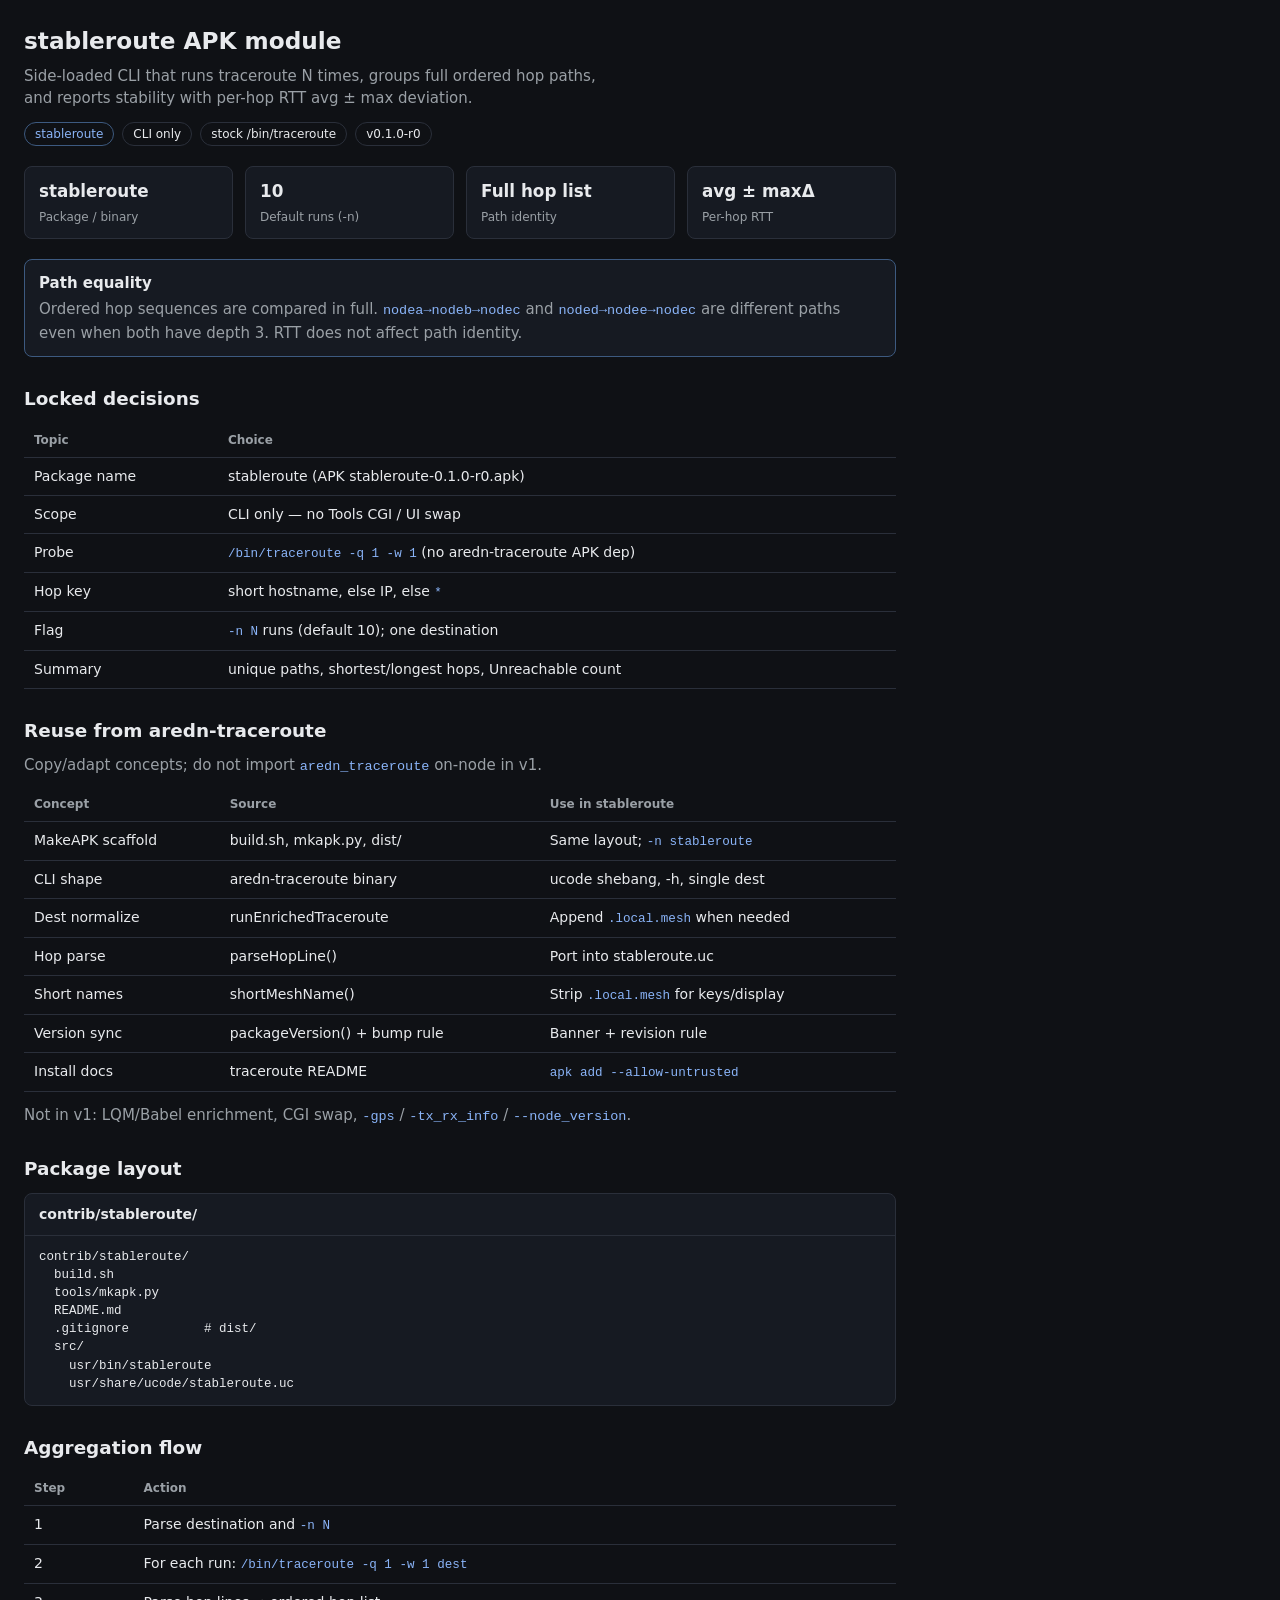
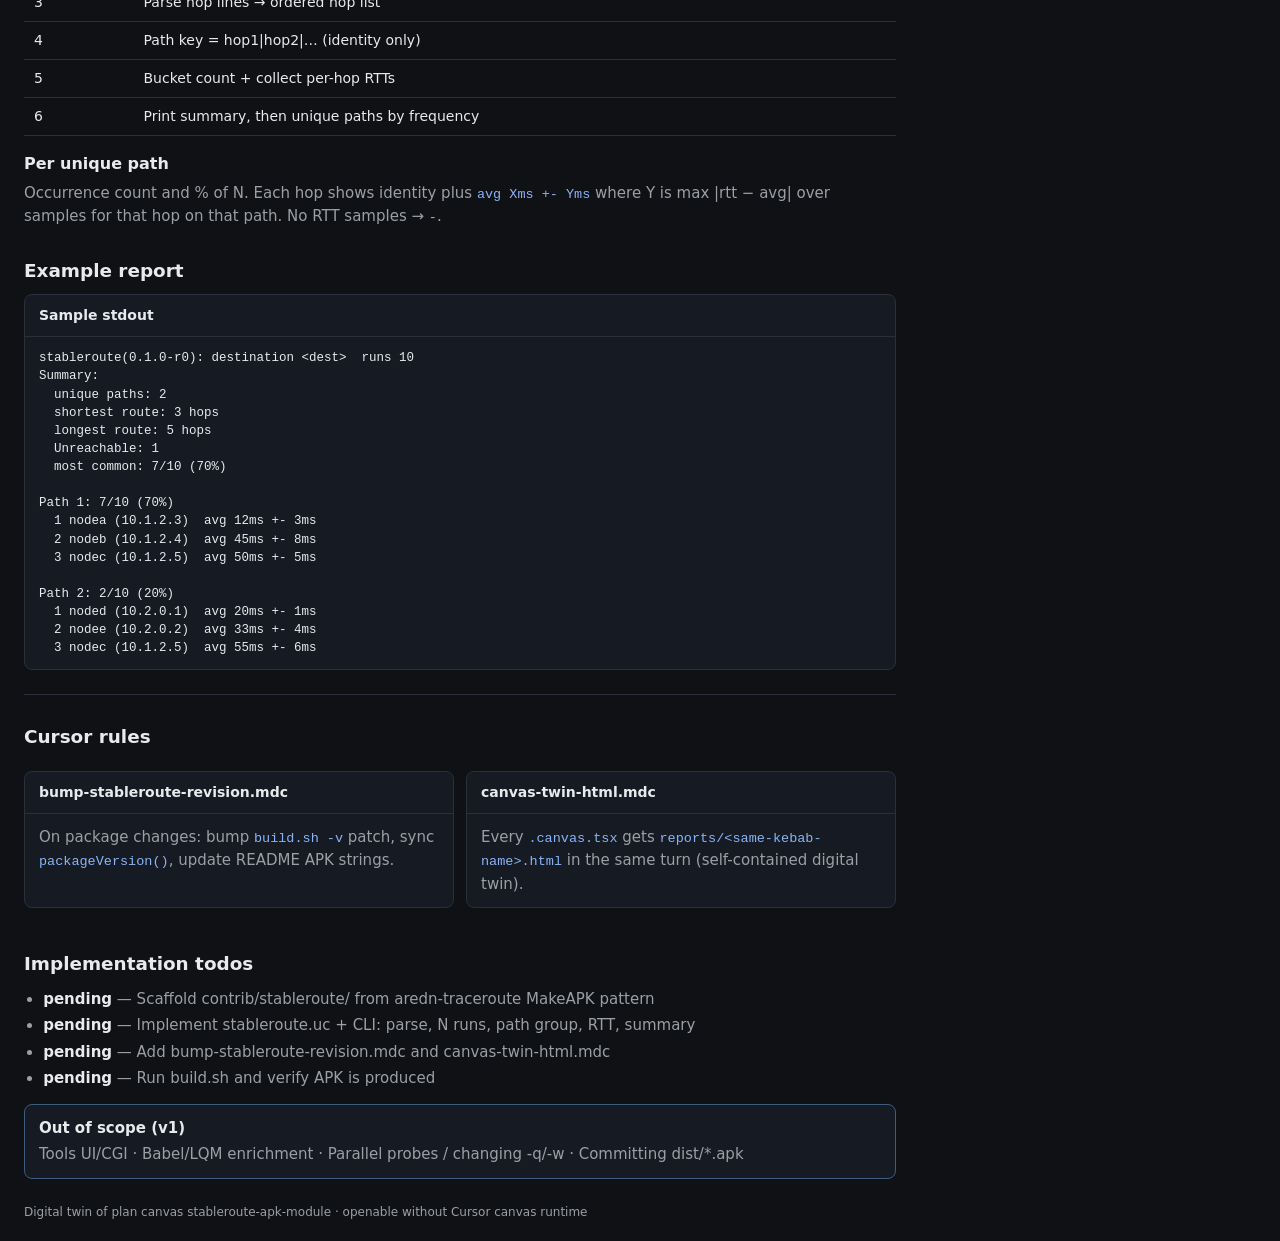
<file: reports/stableroute-apk-module.html>
<!DOCTYPE html>
<html lang="en">
<head>
<meta charset="utf-8" />
<meta name="viewport" content="width=device-width, initial-scale=1" />
<title>stableroute APK module — plan</title>
<style>
  :root {
    --bg: #0f1115;
    --fg: #e8eaed;
    --muted: #9aa0a6;
    --card: #161a22;
    --border: #2a2f3a;
    --accent: #8ab4f8;
    --info-border: #3d5a80;
  }
  * { box-sizing: border-box; }
  body {
    margin: 0;
    font: 15px/1.5 system-ui, sans-serif;
    background: var(--bg);
    color: var(--fg);
    padding: 24px;
    max-width: 920px;
  }
  h1 { font-size: 1.45rem; margin: 0 0 6px; }
  h2 { font-size: 1.15rem; margin: 28px 0 10px; }
  h3 { font-size: 1rem; margin: 16px 0 6px; }
  p { margin: 0 0 10px; color: var(--muted); }
  .lead { color: var(--muted); max-width: 62ch; }
  .pills { display: flex; flex-wrap: wrap; gap: 8px; margin: 12px 0 20px; }
  .pill {
    display: inline-block;
    border: 1px solid var(--border);
    border-radius: 999px;
    padding: 2px 10px;
    font-size: 12px;
    color: var(--fg);
  }
  .pill.accent { color: var(--accent); border-color: #3d5a80; }
  .stats {
    display: grid;
    grid-template-columns: repeat(4, 1fr);
    gap: 12px;
    margin: 16px 0 20px;
  }
  @media (max-width: 720px) {
    .stats { grid-template-columns: repeat(2, 1fr); }
  }
  .stat {
    border: 1px solid var(--border);
    border-radius: 8px;
    background: var(--card);
    padding: 12px 14px;
  }
  .stat .v { font-size: 1.05rem; font-weight: 600; color: var(--fg); }
  .stat .l { font-size: 12px; color: var(--muted); margin-top: 4px; }
  table {
    width: 100%;
    border-collapse: collapse;
    font-size: 14px;
    margin: 8px 0 12px;
  }
  th, td {
    text-align: left;
    padding: 8px 10px;
    border-bottom: 1px solid var(--border);
    vertical-align: top;
  }
  th { color: var(--muted); font-weight: 600; font-size: 12px; }
  .callout {
    border: 1px solid var(--info-border);
    border-radius: 8px;
    padding: 12px 14px;
    background: var(--card);
    margin: 14px 0;
    color: var(--muted);
  }
  .callout strong { display: block; margin-bottom: 4px; color: var(--fg); }
  .card {
    border: 1px solid var(--border);
    border-radius: 8px;
    background: var(--card);
    margin: 10px 0 14px;
    overflow: hidden;
  }
  .card-h {
    padding: 10px 14px;
    border-bottom: 1px solid var(--border);
    font-weight: 600;
    font-size: 14px;
  }
  .card-b { padding: 12px 14px; }
  pre {
    margin: 0;
    padding: 0;
    color: var(--fg);
    font: 12.5px/1.45 ui-monospace, SFMono-Regular, Menlo, Consolas, monospace;
    white-space: pre-wrap;
    overflow: auto;
  }
  code {
    font-family: ui-monospace, SFMono-Regular, Menlo, Consolas, monospace;
    font-size: 0.9em;
    color: var(--accent);
  }
  .grid2 {
    display: grid;
    grid-template-columns: 1fr 1fr;
    gap: 12px;
  }
  @media (max-width: 720px) {
    .grid2 { grid-template-columns: 1fr; }
  }
  ul.todos { margin: 8px 0 0; padding-left: 1.2rem; color: var(--muted); }
  ul.todos li { margin: 4px 0; }
  ul.todos li b { color: var(--fg); }
  hr { border: none; border-top: 1px solid var(--border); margin: 24px 0; }
  .src { font-size: 12px; margin-top: 24px; color: var(--muted); }
</style>
</head>
<body>
  <h1>stableroute APK module</h1>
  <p class="lead">Side-loaded CLI that runs traceroute N times, groups full ordered hop paths, and reports stability with per-hop RTT avg ± max deviation.</p>
  <div class="pills">
    <span class="pill accent">stableroute</span>
    <span class="pill">CLI only</span>
    <span class="pill">stock /bin/traceroute</span>
    <span class="pill">v0.1.0-r0</span>
  </div>

  <div class="stats">
    <div class="stat"><div class="v">stableroute</div><div class="l">Package / binary</div></div>
    <div class="stat"><div class="v">10</div><div class="l">Default runs (-n)</div></div>
    <div class="stat"><div class="v">Full hop list</div><div class="l">Path identity</div></div>
    <div class="stat"><div class="v">avg ± maxΔ</div><div class="l">Per-hop RTT</div></div>
  </div>

  <div class="callout">
    <strong>Path equality</strong>
    Ordered hop sequences are compared in full. <code>nodea→nodeb→nodec</code> and <code>noded→nodee→nodec</code> are different paths even when both have depth 3. RTT does not affect path identity.
  </div>

  <h2>Locked decisions</h2>
  <table>
    <thead><tr><th>Topic</th><th>Choice</th></tr></thead>
    <tbody>
      <tr><td>Package name</td><td>stableroute (APK stableroute-0.1.0-r0.apk)</td></tr>
      <tr><td>Scope</td><td>CLI only — no Tools CGI / UI swap</td></tr>
      <tr><td>Probe</td><td><code>/bin/traceroute -q 1 -w 1</code> (no aredn-traceroute APK dep)</td></tr>
      <tr><td>Hop key</td><td>short hostname, else IP, else <code>*</code></td></tr>
      <tr><td>Flag</td><td><code>-n N</code> runs (default 10); one destination</td></tr>
      <tr><td>Summary</td><td>unique paths, shortest/longest hops, Unreachable count</td></tr>
    </tbody>
  </table>

  <h2>Reuse from aredn-traceroute</h2>
  <p>Copy/adapt concepts; do not import <code>aredn_traceroute</code> on-node in v1.</p>
  <table>
    <thead><tr><th>Concept</th><th>Source</th><th>Use in stableroute</th></tr></thead>
    <tbody>
      <tr><td>MakeAPK scaffold</td><td>build.sh, mkapk.py, dist/</td><td>Same layout; <code>-n stableroute</code></td></tr>
      <tr><td>CLI shape</td><td>aredn-traceroute binary</td><td>ucode shebang, -h, single dest</td></tr>
      <tr><td>Dest normalize</td><td>runEnrichedTraceroute</td><td>Append <code>.local.mesh</code> when needed</td></tr>
      <tr><td>Hop parse</td><td>parseHopLine()</td><td>Port into stableroute.uc</td></tr>
      <tr><td>Short names</td><td>shortMeshName()</td><td>Strip <code>.local.mesh</code> for keys/display</td></tr>
      <tr><td>Version sync</td><td>packageVersion() + bump rule</td><td>Banner + revision rule</td></tr>
      <tr><td>Install docs</td><td>traceroute README</td><td><code>apk add --allow-untrusted</code></td></tr>
    </tbody>
  </table>
  <p>Not in v1: LQM/Babel enrichment, CGI swap, <code>-gps</code> / <code>-tx_rx_info</code> / <code>--node_version</code>.</p>

  <h2>Package layout</h2>
  <div class="card">
    <div class="card-h">contrib/stableroute/</div>
    <div class="card-b"><pre>contrib/stableroute/
  build.sh
  tools/mkapk.py
  README.md
  .gitignore          # dist/
  src/
    usr/bin/stableroute
    usr/share/ucode/stableroute.uc</pre></div>
  </div>

  <h2>Aggregation flow</h2>
  <table>
    <thead><tr><th>Step</th><th>Action</th></tr></thead>
    <tbody>
      <tr><td>1</td><td>Parse destination and <code>-n N</code></td></tr>
      <tr><td>2</td><td>For each run: <code>/bin/traceroute -q 1 -w 1 dest</code></td></tr>
      <tr><td>3</td><td>Parse hop lines → ordered hop list</td></tr>
      <tr><td>4</td><td>Path key = hop1|hop2|… (identity only)</td></tr>
      <tr><td>5</td><td>Bucket count + collect per-hop RTTs</td></tr>
      <tr><td>6</td><td>Print summary, then unique paths by frequency</td></tr>
    </tbody>
  </table>
  <h3>Per unique path</h3>
  <p>Occurrence count and % of N. Each hop shows identity plus <code>avg Xms +- Yms</code> where Y is max |rtt − avg| over samples for that hop on that path. No RTT samples → <code>-</code>.</p>

  <h2>Example report</h2>
  <div class="card">
    <div class="card-h">Sample stdout</div>
    <div class="card-b"><pre>stableroute(0.1.0-r0): destination &lt;dest&gt;  runs 10
Summary:
  unique paths: 2
  shortest route: 3 hops
  longest route: 5 hops
  Unreachable: 1
  most common: 7/10 (70%)

Path 1: 7/10 (70%)
  1 nodea (10.1.2.3)  avg 12ms +- 3ms
  2 nodeb (10.1.2.4)  avg 45ms +- 8ms
  3 nodec (10.1.2.5)  avg 50ms +- 5ms

Path 2: 2/10 (20%)
  1 noded (10.2.0.1)  avg 20ms +- 1ms
  2 nodee (10.2.0.2)  avg 33ms +- 4ms
  3 nodec (10.1.2.5)  avg 55ms +- 6ms</pre></div>
  </div>

  <hr />

  <h2>Cursor rules</h2>
  <div class="grid2">
    <div class="card">
      <div class="card-h">bump-stableroute-revision.mdc</div>
      <div class="card-b"><p style="margin:0">On package changes: bump <code>build.sh -v</code> patch, sync <code>packageVersion()</code>, update README APK strings.</p></div>
    </div>
    <div class="card">
      <div class="card-h">canvas-twin-html.mdc</div>
      <div class="card-b"><p style="margin:0">Every <code>.canvas.tsx</code> gets <code>reports/&lt;same-kebab-name&gt;.html</code> in the same turn (self-contained digital twin).</p></div>
    </div>
  </div>

  <h2>Implementation todos</h2>
  <ul class="todos">
    <li><b>pending</b> — Scaffold contrib/stableroute/ from aredn-traceroute MakeAPK pattern</li>
    <li><b>pending</b> — Implement stableroute.uc + CLI: parse, N runs, path group, RTT, summary</li>
    <li><b>pending</b> — Add bump-stableroute-revision.mdc and canvas-twin-html.mdc</li>
    <li><b>pending</b> — Run build.sh and verify APK is produced</li>
  </ul>

  <div class="callout">
    <strong>Out of scope (v1)</strong>
    Tools UI/CGI · Babel/LQM enrichment · Parallel probes / changing -q/-w · Committing dist/*.apk
  </div>

  <p class="src">Digital twin of plan canvas stableroute-apk-module · openable without Cursor canvas runtime</p>
</body>
</html>
</file>
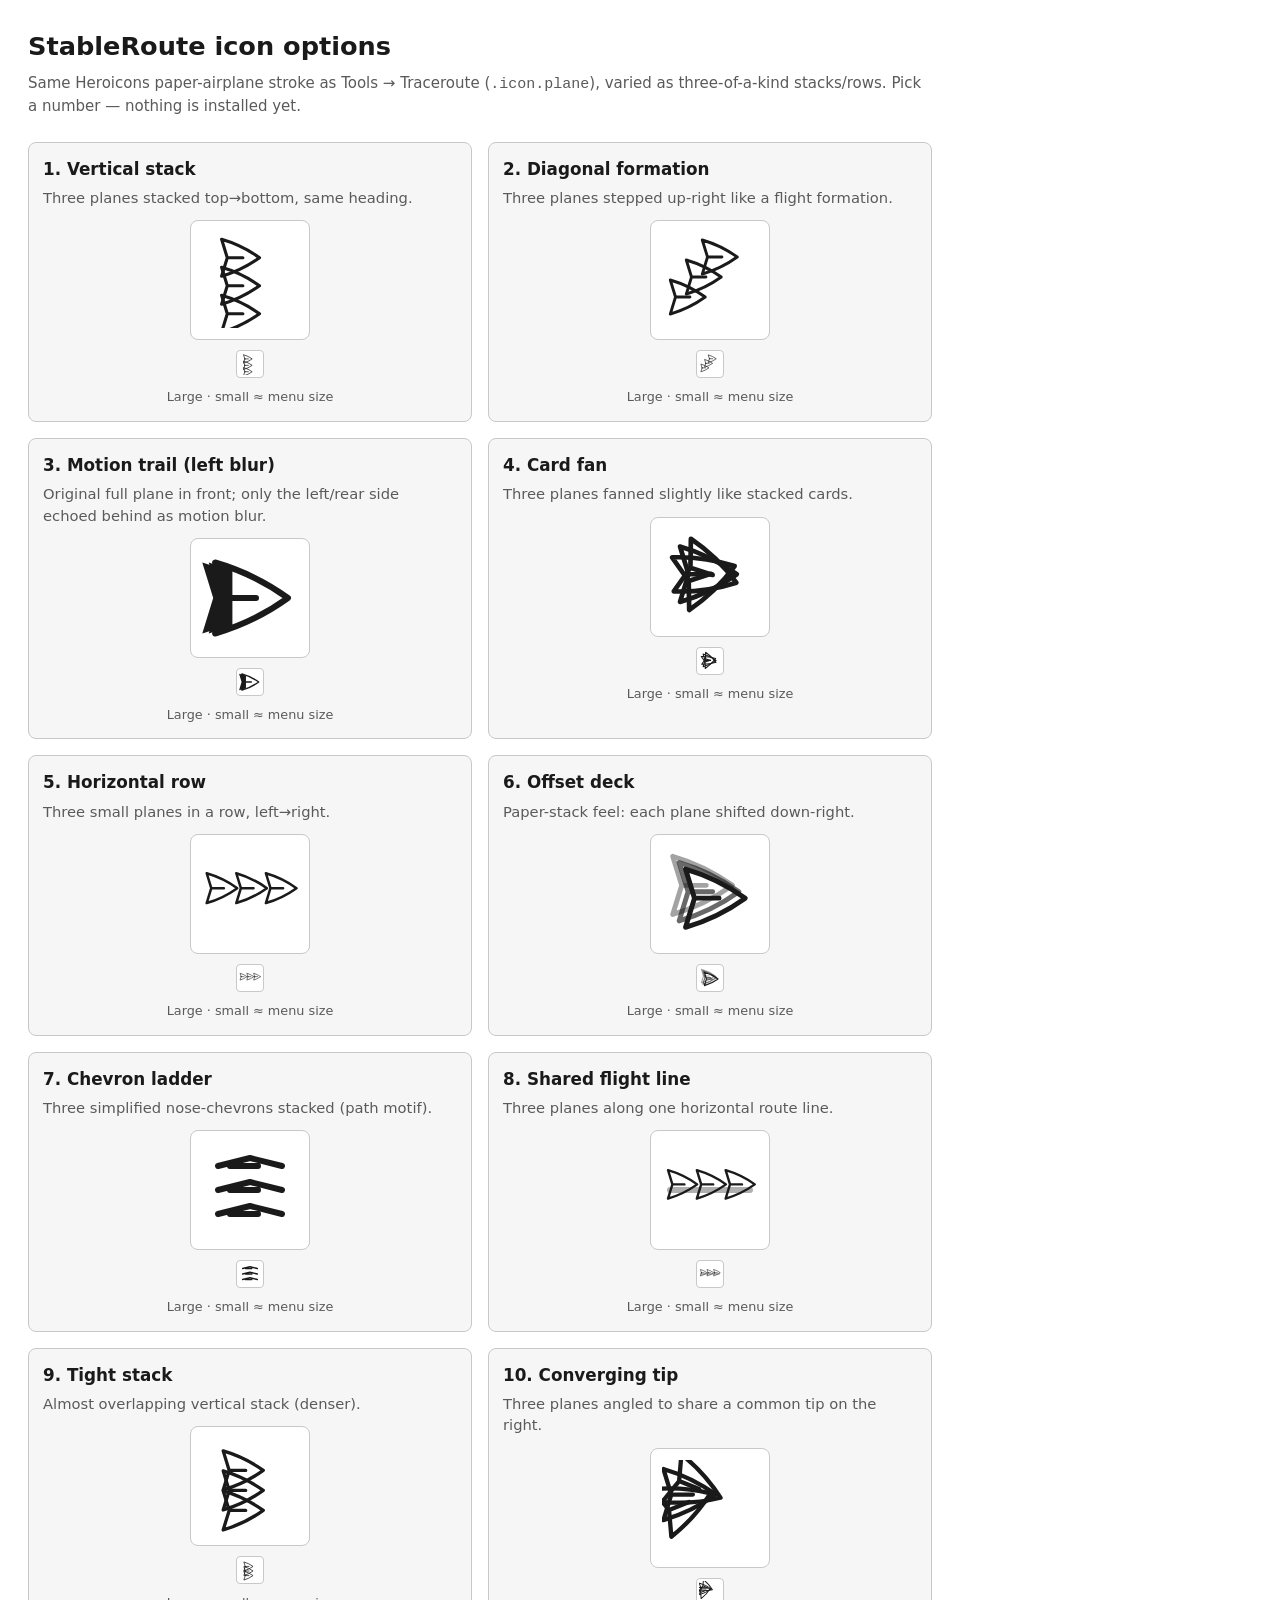
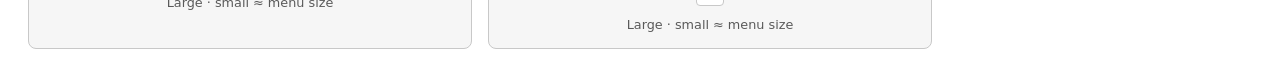
<file: reports/stableroute-icon-options.html>
<!DOCTYPE html>
<html lang="en">
<head>
<meta charset="utf-8">
<title>StableRoute icon options</title>
<style>
  :root {
    color-scheme: light dark;
    --fg: #1a1a1a;
    --muted: #5a5a5a;
    --border: #c8c8c8;
    --card: #f6f6f6;
    --preview: #fff;
  }
  @media (prefers-color-scheme: dark) {
    :root {
      --fg: #e8e8e8;
      --muted: #9a9a9a;
      --border: #444;
      --card: #1e1e1e;
      --preview: #121212;
    }
  }
  * { box-sizing: border-box; }
  body {
    margin: 0;
    font: 15px/1.45 system-ui, sans-serif;
    color: var(--fg);
    padding: 28px;
    max-width: 960px;
  }
  h1 { font-size: 1.6rem; margin: 0 0 8px; }
  .lead { color: var(--muted); margin: 0 0 24px; }
  .grid {
    display: grid;
    grid-template-columns: repeat(2, minmax(0, 1fr));
    gap: 16px;
  }
  @media (max-width: 720px) {
    .grid { grid-template-columns: 1fr; }
  }
  .card {
    border: 1px solid var(--border);
    border-radius: 8px;
    padding: 14px;
    background: var(--card);
  }
  .card h2 { font-size: 1.05rem; margin: 0 0 6px; }
  .card p { margin: 0 0 12px; color: var(--muted); font-size: 0.92rem; }
  .previews {
    display: flex;
    flex-direction: column;
    align-items: center;
    gap: 10px;
  }
  .large {
    width: 120px;
    height: 120px;
    border: 1px solid var(--border);
    border-radius: 8px;
    background: var(--preview);
    display: flex;
    align-items: center;
    justify-content: center;
  }
  .large svg { width: 96px; height: 96px; }
  .small {
    width: 28px;
    height: 28px;
    border: 1px solid var(--border);
    border-radius: 4px;
    background: var(--preview);
    display: flex;
    align-items: center;
    justify-content: center;
    overflow: hidden;
  }
  .small svg { width: 22px; height: 22px; }
  .hint { color: var(--muted); font-size: 0.8rem; }
  svg {
    stroke: var(--fg);
    fill: none;
    stroke-width: 1.5;
    stroke-linecap: round;
    stroke-linejoin: round;
  }
</style>
</head>
<body>
  <h1>StableRoute icon options</h1>
  <p class="lead">Same Heroicons paper-airplane stroke as Tools → Traceroute (<code>.icon.plane</code>), varied as three-of-a-kind stacks/rows. Pick a number — nothing is installed yet.</p>
  <div class="grid">

    <div class="card">
      <h2>1. Vertical stack</h2>
      <p>Three planes stacked top→bottom, same heading.</p>
      <div class="previews">
        <div class="large"><svg viewBox="0 0 24 24"><g transform="translate(3.2,0.2) scale(0.52)"><path d="M6 12 3.269 3.125A59.769 59.769 0 0 1 21.485 12 59.768 59.768 0 0 1 3.27 20.875L5.999 12Zm0 0h7.5"/></g><g transform="translate(3.2,7.2) scale(0.52)"><path d="M6 12 3.269 3.125A59.769 59.769 0 0 1 21.485 12 59.768 59.768 0 0 1 3.27 20.875L5.999 12Zm0 0h7.5"/></g><g transform="translate(3.2,14.2) scale(0.52)"><path d="M6 12 3.269 3.125A59.769 59.769 0 0 1 21.485 12 59.768 59.768 0 0 1 3.27 20.875L5.999 12Zm0 0h7.5"/></g></svg></div>
        <div class="small"><svg viewBox="0 0 24 24"><g transform="translate(3.2,0.2) scale(0.52)"><path d="M6 12 3.269 3.125A59.769 59.769 0 0 1 21.485 12 59.768 59.768 0 0 1 3.27 20.875L5.999 12Zm0 0h7.5"/></g><g transform="translate(3.2,7.2) scale(0.52)"><path d="M6 12 3.269 3.125A59.769 59.769 0 0 1 21.485 12 59.768 59.768 0 0 1 3.27 20.875L5.999 12Zm0 0h7.5"/></g><g transform="translate(3.2,14.2) scale(0.52)"><path d="M6 12 3.269 3.125A59.769 59.769 0 0 1 21.485 12 59.768 59.768 0 0 1 3.27 20.875L5.999 12Zm0 0h7.5"/></g></svg></div>
        <div class="hint">Large · small ≈ menu size</div>
      </div>
    </div>

    <div class="card">
      <h2>2. Diagonal formation</h2>
      <p>Three planes stepped up-right like a flight formation.</p>
      <div class="previews">
        <div class="large"><svg viewBox="0 0 24 24"><g transform="translate(0.5,10.5) scale(0.48)"><path d="M6 12 3.269 3.125A59.769 59.769 0 0 1 21.485 12 59.768 59.768 0 0 1 3.27 20.875L5.999 12Zm0 0h7.5"/></g><g transform="translate(4.5,5.5) scale(0.48)"><path d="M6 12 3.269 3.125A59.769 59.769 0 0 1 21.485 12 59.768 59.768 0 0 1 3.27 20.875L5.999 12Zm0 0h7.5"/></g><g transform="translate(8.5,0.5) scale(0.48)"><path d="M6 12 3.269 3.125A59.769 59.769 0 0 1 21.485 12 59.768 59.768 0 0 1 3.27 20.875L5.999 12Zm0 0h7.5"/></g></svg></div>
        <div class="small"><svg viewBox="0 0 24 24"><g transform="translate(0.5,10.5) scale(0.48)"><path d="M6 12 3.269 3.125A59.769 59.769 0 0 1 21.485 12 59.768 59.768 0 0 1 3.27 20.875L5.999 12Zm0 0h7.5"/></g><g transform="translate(4.5,5.5) scale(0.48)"><path d="M6 12 3.269 3.125A59.769 59.769 0 0 1 21.485 12 59.768 59.768 0 0 1 3.27 20.875L5.999 12Zm0 0h7.5"/></g><g transform="translate(8.5,0.5) scale(0.48)"><path d="M6 12 3.269 3.125A59.769 59.769 0 0 1 21.485 12 59.768 59.768 0 0 1 3.27 20.875L5.999 12Zm0 0h7.5"/></g></svg></div>
        <div class="hint">Large · small ≈ menu size</div>
      </div>
    </div>

    <div class="card">
      <h2>3. Motion trail (left blur)</h2>
      <p>Original full plane in front; only the left/rear side echoed behind as motion blur.</p>
      <div class="previews">
        <div class="large"><svg viewBox="0 0 24 24"><defs><clipPath id="sr-plane-left-lg"><rect x="0" y="0" width="9.2" height="24"/></clipPath></defs><g clip-path="url(#sr-plane-left-lg)" transform="translate(-3.2,0)"><path d="M6 12 3.269 3.125A59.769 59.769 0 0 1 21.485 12 59.768 59.768 0 0 1 3.27 20.875L5.999 12Zm0 0h7.5" fill="var(--fg)" stroke="none"/></g><g clip-path="url(#sr-plane-left-lg)" transform="translate(-1.6,0)"><path d="M6 12 3.269 3.125A59.769 59.769 0 0 1 21.485 12 59.768 59.768 0 0 1 3.27 20.875L5.999 12Zm0 0h7.5" fill="var(--fg)" stroke="none"/></g><path d="M6 12 3.269 3.125A59.769 59.769 0 0 1 21.485 12 59.768 59.768 0 0 1 3.27 20.875L5.999 12Zm0 0h7.5"/></svg></div>
        <div class="small"><svg viewBox="0 0 24 24"><defs><clipPath id="sr-plane-left-sm"><rect x="0" y="0" width="9.2" height="24"/></clipPath></defs><g clip-path="url(#sr-plane-left-sm)" transform="translate(-3.2,0)"><path d="M6 12 3.269 3.125A59.769 59.769 0 0 1 21.485 12 59.768 59.768 0 0 1 3.27 20.875L5.999 12Zm0 0h7.5" fill="var(--fg)" stroke="none"/></g><g clip-path="url(#sr-plane-left-sm)" transform="translate(-1.6,0)"><path d="M6 12 3.269 3.125A59.769 59.769 0 0 1 21.485 12 59.768 59.768 0 0 1 3.27 20.875L5.999 12Zm0 0h7.5" fill="var(--fg)" stroke="none"/></g><path d="M6 12 3.269 3.125A59.769 59.769 0 0 1 21.485 12 59.768 59.768 0 0 1 3.27 20.875L5.999 12Zm0 0h7.5"/></svg></div>
        <div class="hint">Large · small ≈ menu size</div>
      </div>
    </div>

    <div class="card">
      <h2>4. Card fan</h2>
      <p>Three planes fanned slightly like stacked cards.</p>
      <div class="previews">
        <div class="large"><svg viewBox="0 0 24 24"><g transform="translate(12,12) rotate(-18) translate(-12,-12) scale(0.78)"><g transform="translate(2.5,2.5)"><path d="M6 12 3.269 3.125A59.769 59.769 0 0 1 21.485 12 59.768 59.768 0 0 1 3.27 20.875L5.999 12Zm0 0h7.5"/></g></g><g transform="translate(12,12) rotate(0) translate(-12,-12) scale(0.78)"><g transform="translate(2.5,2.5)"><path d="M6 12 3.269 3.125A59.769 59.769 0 0 1 21.485 12 59.768 59.768 0 0 1 3.27 20.875L5.999 12Zm0 0h7.5"/></g></g><g transform="translate(12,12) rotate(18) translate(-12,-12) scale(0.78)"><g transform="translate(2.5,2.5)"><path d="M6 12 3.269 3.125A59.769 59.769 0 0 1 21.485 12 59.768 59.768 0 0 1 3.27 20.875L5.999 12Zm0 0h7.5"/></g></g></svg></div>
        <div class="small"><svg viewBox="0 0 24 24"><g transform="translate(12,12) rotate(-18) translate(-12,-12) scale(0.78)"><g transform="translate(2.5,2.5)"><path d="M6 12 3.269 3.125A59.769 59.769 0 0 1 21.485 12 59.768 59.768 0 0 1 3.27 20.875L5.999 12Zm0 0h7.5"/></g></g><g transform="translate(12,12) rotate(0) translate(-12,-12) scale(0.78)"><g transform="translate(2.5,2.5)"><path d="M6 12 3.269 3.125A59.769 59.769 0 0 1 21.485 12 59.768 59.768 0 0 1 3.27 20.875L5.999 12Zm0 0h7.5"/></g></g><g transform="translate(12,12) rotate(18) translate(-12,-12) scale(0.78)"><g transform="translate(2.5,2.5)"><path d="M6 12 3.269 3.125A59.769 59.769 0 0 1 21.485 12 59.768 59.768 0 0 1 3.27 20.875L5.999 12Zm0 0h7.5"/></g></g></svg></div>
        <div class="hint">Large · small ≈ menu size</div>
      </div>
    </div>

    <div class="card">
      <h2>5. Horizontal row</h2>
      <p>Three small planes in a row, left→right.</p>
      <div class="previews">
        <div class="large"><svg viewBox="0 0 24 24"><g transform="translate(-0.2,5.5) scale(0.42)"><path d="M6 12 3.269 3.125A59.769 59.769 0 0 1 21.485 12 59.768 59.768 0 0 1 3.27 20.875L5.999 12Zm0 0h7.5"/></g><g transform="translate(7.2,5.5) scale(0.42)"><path d="M6 12 3.269 3.125A59.769 59.769 0 0 1 21.485 12 59.768 59.768 0 0 1 3.27 20.875L5.999 12Zm0 0h7.5"/></g><g transform="translate(14.6,5.5) scale(0.42)"><path d="M6 12 3.269 3.125A59.769 59.769 0 0 1 21.485 12 59.768 59.768 0 0 1 3.27 20.875L5.999 12Zm0 0h7.5"/></g></svg></div>
        <div class="small"><svg viewBox="0 0 24 24"><g transform="translate(-0.2,5.5) scale(0.42)"><path d="M6 12 3.269 3.125A59.769 59.769 0 0 1 21.485 12 59.768 59.768 0 0 1 3.27 20.875L5.999 12Zm0 0h7.5"/></g><g transform="translate(7.2,5.5) scale(0.42)"><path d="M6 12 3.269 3.125A59.769 59.769 0 0 1 21.485 12 59.768 59.768 0 0 1 3.27 20.875L5.999 12Zm0 0h7.5"/></g><g transform="translate(14.6,5.5) scale(0.42)"><path d="M6 12 3.269 3.125A59.769 59.769 0 0 1 21.485 12 59.768 59.768 0 0 1 3.27 20.875L5.999 12Zm0 0h7.5"/></g></svg></div>
        <div class="hint">Large · small ≈ menu size</div>
      </div>
    </div>

    <div class="card">
      <h2>6. Offset deck</h2>
      <p>Paper-stack feel: each plane shifted down-right.</p>
      <div class="previews">
        <div class="large"><svg viewBox="0 0 24 24"><g opacity="0.4" transform="translate(0,0) scale(0.82)"><path d="M6 12 3.269 3.125A59.769 59.769 0 0 1 21.485 12 59.768 59.768 0 0 1 3.27 20.875L5.999 12Zm0 0h7.5"/></g><g opacity="0.65" transform="translate(1.6,1.6) scale(0.82)"><path d="M6 12 3.269 3.125A59.769 59.769 0 0 1 21.485 12 59.768 59.768 0 0 1 3.27 20.875L5.999 12Zm0 0h7.5"/></g><g transform="translate(3.2,3.2) scale(0.82)"><path d="M6 12 3.269 3.125A59.769 59.769 0 0 1 21.485 12 59.768 59.768 0 0 1 3.27 20.875L5.999 12Zm0 0h7.5"/></g></svg></div>
        <div class="small"><svg viewBox="0 0 24 24"><g opacity="0.4" transform="translate(0,0) scale(0.82)"><path d="M6 12 3.269 3.125A59.769 59.769 0 0 1 21.485 12 59.768 59.768 0 0 1 3.27 20.875L5.999 12Zm0 0h7.5"/></g><g opacity="0.65" transform="translate(1.6,1.6) scale(0.82)"><path d="M6 12 3.269 3.125A59.769 59.769 0 0 1 21.485 12 59.768 59.768 0 0 1 3.27 20.875L5.999 12Zm0 0h7.5"/></g><g transform="translate(3.2,3.2) scale(0.82)"><path d="M6 12 3.269 3.125A59.769 59.769 0 0 1 21.485 12 59.768 59.768 0 0 1 3.27 20.875L5.999 12Zm0 0h7.5"/></g></svg></div>
        <div class="hint">Large · small ≈ menu size</div>
      </div>
    </div>

    <div class="card">
      <h2>7. Chevron ladder</h2>
      <p>Three simplified nose-chevrons stacked (path motif).</p>
      <div class="previews">
        <div class="large"><svg viewBox="0 0 24 24"><path d="M4 6 L12 4 L20 6 M7 6 H14"/><path d="M4 12 L12 10 L20 12 M7 12 H14"/><path d="M4 18 L12 16 L20 18 M7 18 H14"/></svg></div>
        <div class="small"><svg viewBox="0 0 24 24"><path d="M4 6 L12 4 L20 6 M7 6 H14"/><path d="M4 12 L12 10 L20 12 M7 12 H14"/><path d="M4 18 L12 16 L20 18 M7 18 H14"/></svg></div>
        <div class="hint">Large · small ≈ menu size</div>
      </div>
    </div>

    <div class="card">
      <h2>8. Shared flight line</h2>
      <p>Three planes along one horizontal route line.</p>
      <div class="previews">
        <div class="large"><svg viewBox="0 0 24 24"><path d="M2 12 H22" opacity="0.35"/><g transform="translate(0.2,5.8) scale(0.4)"><path d="M6 12 3.269 3.125A59.769 59.769 0 0 1 21.485 12 59.768 59.768 0 0 1 3.27 20.875L5.999 12Zm0 0h7.5"/></g><g transform="translate(7.4,5.8) scale(0.4)"><path d="M6 12 3.269 3.125A59.769 59.769 0 0 1 21.485 12 59.768 59.768 0 0 1 3.27 20.875L5.999 12Zm0 0h7.5"/></g><g transform="translate(14.6,5.8) scale(0.4)"><path d="M6 12 3.269 3.125A59.769 59.769 0 0 1 21.485 12 59.768 59.768 0 0 1 3.27 20.875L5.999 12Zm0 0h7.5"/></g></svg></div>
        <div class="small"><svg viewBox="0 0 24 24"><path d="M2 12 H22" opacity="0.35"/><g transform="translate(0.2,5.8) scale(0.4)"><path d="M6 12 3.269 3.125A59.769 59.769 0 0 1 21.485 12 59.768 59.768 0 0 1 3.27 20.875L5.999 12Zm0 0h7.5"/></g><g transform="translate(7.4,5.8) scale(0.4)"><path d="M6 12 3.269 3.125A59.769 59.769 0 0 1 21.485 12 59.768 59.768 0 0 1 3.27 20.875L5.999 12Zm0 0h7.5"/></g><g transform="translate(14.6,5.8) scale(0.4)"><path d="M6 12 3.269 3.125A59.769 59.769 0 0 1 21.485 12 59.768 59.768 0 0 1 3.27 20.875L5.999 12Zm0 0h7.5"/></g></svg></div>
        <div class="hint">Large · small ≈ menu size</div>
      </div>
    </div>

    <div class="card">
      <h2>9. Tight stack</h2>
      <p>Almost overlapping vertical stack (denser).</p>
      <div class="previews">
        <div class="large"><svg viewBox="0 0 24 24"><g transform="translate(3.5,1.5) scale(0.55)"><path d="M6 12 3.269 3.125A59.769 59.769 0 0 1 21.485 12 59.768 59.768 0 0 1 3.27 20.875L5.999 12Zm0 0h7.5"/></g><g transform="translate(3.5,6.5) scale(0.55)"><path d="M6 12 3.269 3.125A59.769 59.769 0 0 1 21.485 12 59.768 59.768 0 0 1 3.27 20.875L5.999 12Zm0 0h7.5"/></g><g transform="translate(3.5,11.5) scale(0.55)"><path d="M6 12 3.269 3.125A59.769 59.769 0 0 1 21.485 12 59.768 59.768 0 0 1 3.27 20.875L5.999 12Zm0 0h7.5"/></g></svg></div>
        <div class="small"><svg viewBox="0 0 24 24"><g transform="translate(3.5,1.5) scale(0.55)"><path d="M6 12 3.269 3.125A59.769 59.769 0 0 1 21.485 12 59.768 59.768 0 0 1 3.27 20.875L5.999 12Zm0 0h7.5"/></g><g transform="translate(3.5,6.5) scale(0.55)"><path d="M6 12 3.269 3.125A59.769 59.769 0 0 1 21.485 12 59.768 59.768 0 0 1 3.27 20.875L5.999 12Zm0 0h7.5"/></g><g transform="translate(3.5,11.5) scale(0.55)"><path d="M6 12 3.269 3.125A59.769 59.769 0 0 1 21.485 12 59.768 59.768 0 0 1 3.27 20.875L5.999 12Zm0 0h7.5"/></g></svg></div>
        <div class="hint">Large · small ≈ menu size</div>
      </div>
    </div>

    <div class="card">
      <h2>10. Converging tip</h2>
      <p>Three planes angled to share a common tip on the right.</p>
      <div class="previews">
        <div class="large"><svg viewBox="0 0 24 24"><g transform="translate(12,12) rotate(-22) translate(-14,-12) scale(0.72)"><path d="M6 12 3.269 3.125A59.769 59.769 0 0 1 21.485 12 59.768 59.768 0 0 1 3.27 20.875L5.999 12Zm0 0h7.5"/></g><g transform="translate(12,12) rotate(0) translate(-14,-12) scale(0.72)"><path d="M6 12 3.269 3.125A59.769 59.769 0 0 1 21.485 12 59.768 59.768 0 0 1 3.27 20.875L5.999 12Zm0 0h7.5"/></g><g transform="translate(12,12) rotate(22) translate(-14,-12) scale(0.72)"><path d="M6 12 3.269 3.125A59.769 59.769 0 0 1 21.485 12 59.768 59.768 0 0 1 3.27 20.875L5.999 12Zm0 0h7.5"/></g></svg></div>
        <div class="small"><svg viewBox="0 0 24 24"><g transform="translate(12,12) rotate(-22) translate(-14,-12) scale(0.72)"><path d="M6 12 3.269 3.125A59.769 59.769 0 0 1 21.485 12 59.768 59.768 0 0 1 3.27 20.875L5.999 12Zm0 0h7.5"/></g><g transform="translate(12,12) rotate(0) translate(-14,-12) scale(0.72)"><path d="M6 12 3.269 3.125A59.769 59.769 0 0 1 21.485 12 59.768 59.768 0 0 1 3.27 20.875L5.999 12Zm0 0h7.5"/></g><g transform="translate(12,12) rotate(22) translate(-14,-12) scale(0.72)"><path d="M6 12 3.269 3.125A59.769 59.769 0 0 1 21.485 12 59.768 59.768 0 0 1 3.27 20.875L5.999 12Zm0 0h7.5"/></g></svg></div>
        <div class="hint">Large · small ≈ menu size</div>
      </div>
    </div>

  </div>
</body>
</html>
</file>
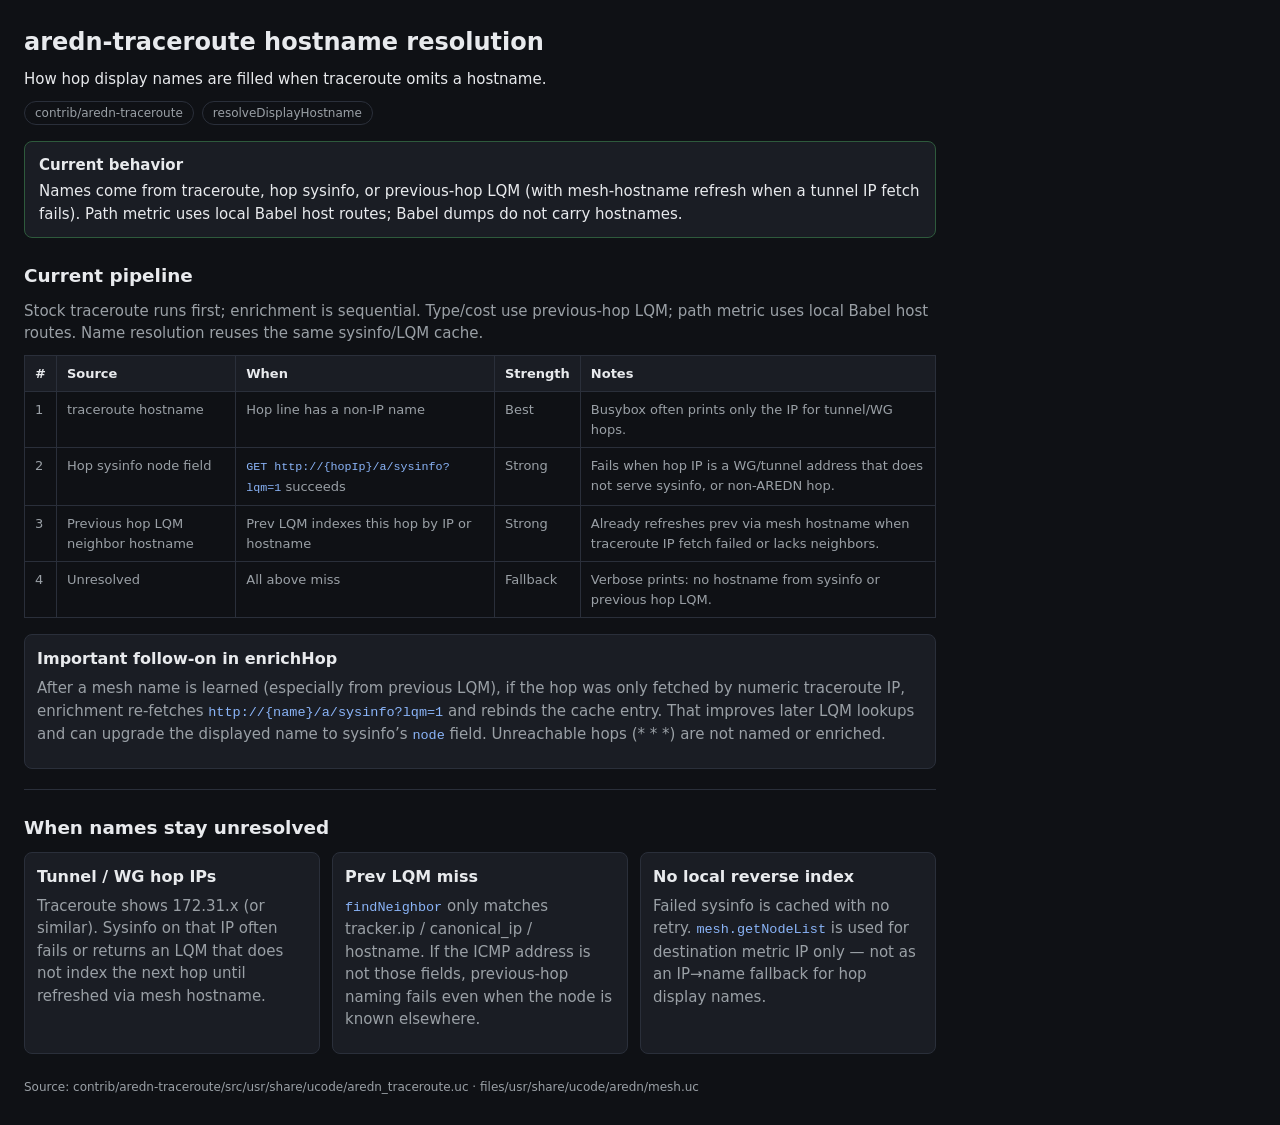
<file: reports/traceroute-hostname-resolution.html>
<!DOCTYPE html>
<html lang="en">
<head>
<meta charset="utf-8" />
<meta name="viewport" content="width=device-width, initial-scale=1" />
<title>aredn-traceroute hostname resolution</title>
<style>
  :root {
    --bg: #0f1115;
    --fg: #e8eaed;
    --muted: #9aa0a6;
    --card: #1a1d24;
    --border: #2a2f3a;
    --accent: #8ab4f8;
  }
  * { box-sizing: border-box; }
  body {
    margin: 0;
    font: 15px/1.5 system-ui, sans-serif;
    background: var(--bg);
    color: var(--fg);
    padding: 24px;
    max-width: 960px;
  }
  h1 { font-size: 1.5rem; margin: 0 0 8px; }
  h2 { font-size: 1.15rem; margin: 24px 0 10px; }
  h3 { font-size: 1rem; margin: 0 0 6px; }
  p { margin: 0 0 10px; color: var(--muted); }
  .lead { color: var(--fg); }
  .pills { display: flex; gap: 8px; flex-wrap: wrap; margin: 10px 0 16px; }
  .pill {
    border: 1px solid var(--border);
    border-radius: 999px;
    padding: 2px 10px;
    font-size: 12px;
    color: var(--muted);
  }
  .callout {
    border: 1px solid #2e5a3c;
    border-radius: 8px;
    padding: 12px 14px;
    background: var(--card);
    margin: 12px 0 16px;
  }
  .callout strong { display: block; margin-bottom: 4px; color: var(--fg); }
  table {
    width: 100%;
    border-collapse: collapse;
    font-size: 13px;
    margin: 10px 0 16px;
  }
  th, td {
    border: 1px solid var(--border);
    padding: 8px 10px;
    text-align: left;
    vertical-align: top;
  }
  th { background: var(--card); color: var(--fg); }
  td { color: var(--muted); }
  .grid {
    display: grid;
    grid-template-columns: repeat(auto-fit, minmax(220px, 1fr));
    gap: 12px;
  }
  .card {
    border: 1px solid var(--border);
    border-radius: 8px;
    padding: 12px;
    background: var(--card);
  }
  code {
    font-family: ui-monospace, monospace;
    font-size: 0.9em;
    color: var(--accent);
  }
  .src { font-size: 12px; margin-top: 24px; }
  hr { border: none; border-top: 1px solid var(--border); margin: 20px 0; }
</style>
</head>
<body>
  <h1>aredn-traceroute hostname resolution</h1>
  <p class="lead">How hop display names are filled when traceroute omits a hostname.</p>
  <div class="pills">
    <span class="pill">contrib/aredn-traceroute</span>
    <span class="pill">resolveDisplayHostname</span>
  </div>

  <div class="callout">
    <strong>Current behavior</strong>
    Names come from traceroute, hop sysinfo, or previous-hop LQM (with mesh-hostname refresh when a tunnel IP fetch fails). Path metric uses local Babel host routes; Babel dumps do not carry hostnames.
  </div>

  <h2>Current pipeline</h2>
  <p>Stock traceroute runs first; enrichment is sequential. Type/cost use previous-hop LQM; path metric uses local Babel host routes. Name resolution reuses the same sysinfo/LQM cache.</p>
  <table>
    <thead>
      <tr><th>#</th><th>Source</th><th>When</th><th>Strength</th><th>Notes</th></tr>
    </thead>
    <tbody>
      <tr>
        <td>1</td><td>traceroute hostname</td><td>Hop line has a non-IP name</td><td>Best</td>
        <td>Busybox often prints only the IP for tunnel/WG hops.</td>
      </tr>
      <tr>
        <td>2</td><td>Hop sysinfo node field</td><td><code>GET http://{hopIp}/a/sysinfo?lqm=1</code> succeeds</td><td>Strong</td>
        <td>Fails when hop IP is a WG/tunnel address that does not serve sysinfo, or non-AREDN hop.</td>
      </tr>
      <tr>
        <td>3</td><td>Previous hop LQM neighbor hostname</td><td>Prev LQM indexes this hop by IP or hostname</td><td>Strong</td>
        <td>Already refreshes prev via mesh hostname when traceroute IP fetch failed or lacks neighbors.</td>
      </tr>
      <tr>
        <td>4</td><td>Unresolved</td><td>All above miss</td><td>Fallback</td>
        <td>Verbose prints: no hostname from sysinfo or previous hop LQM.</td>
      </tr>
    </tbody>
  </table>

  <div class="card">
    <h3>Important follow-on in enrichHop</h3>
    <p>After a mesh name is learned (especially from previous LQM), if the hop was only fetched by numeric traceroute IP, enrichment re-fetches <code>http://{name}/a/sysinfo?lqm=1</code> and rebinds the cache entry. That improves later LQM lookups and can upgrade the displayed name to sysinfo’s <code>node</code> field. Unreachable hops (* * *) are not named or enriched.</p>
  </div>

  <hr />

  <h2>When names stay unresolved</h2>
  <div class="grid">
    <div class="card">
      <h3>Tunnel / WG hop IPs</h3>
      <p>Traceroute shows 172.31.x (or similar). Sysinfo on that IP often fails or returns an LQM that does not index the next hop until refreshed via mesh hostname.</p>
    </div>
    <div class="card">
      <h3>Prev LQM miss</h3>
      <p><code>findNeighbor</code> only matches tracker.ip / canonical_ip / hostname. If the ICMP address is not those fields, previous-hop naming fails even when the node is known elsewhere.</p>
    </div>
    <div class="card">
      <h3>No local reverse index</h3>
      <p>Failed sysinfo is cached with no retry. <code>mesh.getNodeList</code> is used for destination metric IP only — not as an IP→name fallback for hop display names.</p>
    </div>
  </div>

  <p class="src">Source: contrib/aredn-traceroute/src/usr/share/ucode/aredn_traceroute.uc · files/usr/share/ucode/aredn/mesh.uc</p>
</body>
</html>
</file>
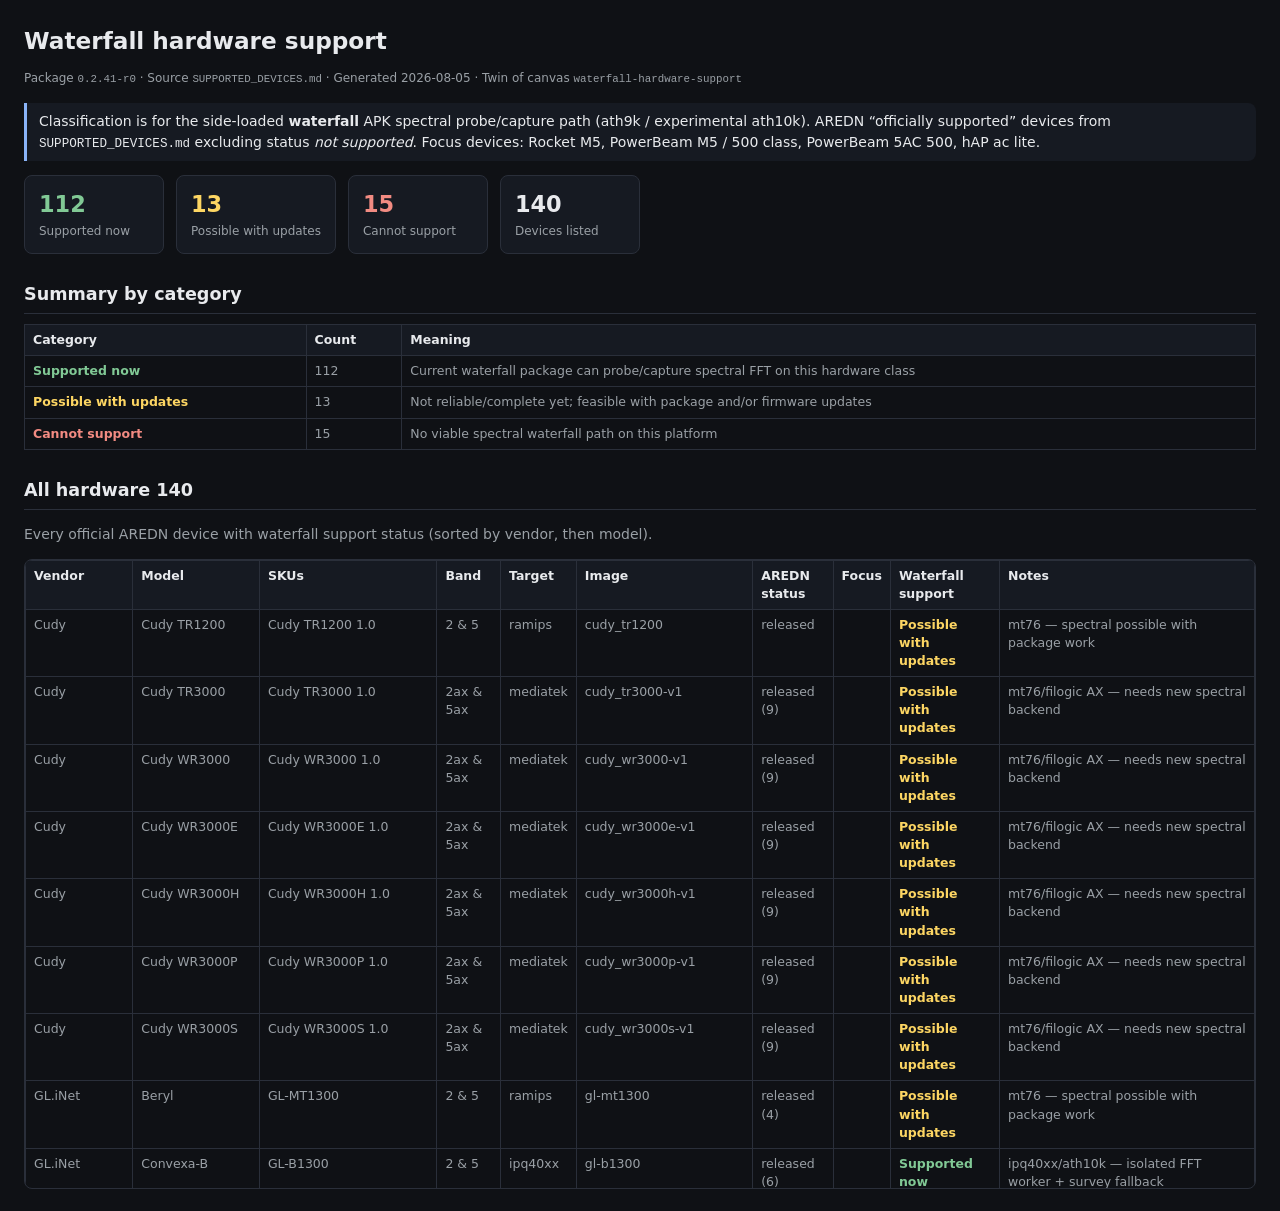
<file: reports/waterfall-hardware-support.html>
<!DOCTYPE html>
<html lang="en">
<head>
<meta charset="utf-8" />
<meta name="viewport" content="width=device-width, initial-scale=1" />
<title>Waterfall hardware support — AREDN devices</title>
<style>
  :root {
    --bg:#0f1115; --fg:#e8eaed; --muted:#9aa0a6; --card:#161a22; --border:#2a2f3a; --accent:#8ab4f8;
  }
  * { box-sizing:border-box; }
  body { margin:0; font:14px/1.45 system-ui,sans-serif; background:var(--bg); color:var(--fg); padding:24px; max-width:1400px; }
  h1 { font-size:1.45rem; margin:0 0 6px; }
  h2 { font-size:1.1rem; margin:28px 0 10px; border-bottom:1px solid var(--border); padding-bottom:6px; }
  p, li { color:var(--muted); }
  .meta { font-size:12px; color:var(--muted); margin-bottom:16px; }
  .stats { display:flex; flex-wrap:wrap; gap:12px; margin:14px 0 20px; }
  .stat { background:var(--card); border:1px solid var(--border); border-radius:8px; padding:12px 14px; min-width:140px; }
  .stat b { display:block; font-size:1.4rem; color:var(--fg); }
  .stat span { font-size:12px; color:var(--muted); }
  table { width:100%; border-collapse:collapse; font-size:12.5px; margin:0 0 8px; }
  th, td { border:1px solid var(--border); padding:6px 8px; text-align:left; vertical-align:top; }
  th { background:var(--card); color:var(--fg); position:sticky; top:0; z-index:1; }
  td { color:var(--muted); }
  .count { font-weight:600; }
  code { font-family:ui-monospace,Menlo,Consolas,monospace; font-size:0.9em; }
  .note { border-left:3px solid var(--accent); background:var(--card); padding:8px 12px; border-radius:0 8px 8px 0; margin:12px 0; }
  .scroll { max-height:70vh; overflow:auto; border:1px solid var(--border); border-radius:8px; }
  .scroll table { margin:0; }
</style>
</head>
<body>
  <h1>Waterfall hardware support</h1>
  <p class="meta">Package <code>0.2.41-r0</code> · Source <code>SUPPORTED_DEVICES.md</code> · Generated 2026-08-05 · Twin of canvas <code>waterfall-hardware-support</code></p>
  <div class="note">
    Classification is for the side-loaded <strong>waterfall</strong> APK spectral probe/capture path (ath9k / experimental ath10k).
    AREDN “officially supported” devices from <code>SUPPORTED_DEVICES.md</code> excluding status <em>not supported</em>.
    Focus devices: Rocket M5, PowerBeam M5 / 500 class, PowerBeam 5AC 500, hAP ac lite.
  </div>
  <div class="stats">
    <div class="stat"><b style="color:#81c995">112</b><span>Supported now</span></div>
    <div class="stat"><b style="color:#fdd663">13</b><span>Possible with updates</span></div>
    <div class="stat"><b style="color:#f28b82">15</b><span>Cannot support</span></div>
    <div class="stat"><b>140</b><span>Devices listed</span></div>
  </div>

  <h2>Summary by category</h2>
  <table>
    <thead><tr><th>Category</th><th>Count</th><th>Meaning</th></tr></thead>
    <tbody>
    <tr><td><span style="color:#81c995;font-weight:600">Supported now</span></td><td>112</td><td>Current waterfall package can probe/capture spectral FFT on this hardware class</td></tr><tr><td><span style="color:#fdd663;font-weight:600">Possible with updates</span></td><td>13</td><td>Not reliable/complete yet; feasible with package and/or firmware updates</td></tr><tr><td><span style="color:#f28b82;font-weight:600">Cannot support</span></td><td>15</td><td>No viable spectral waterfall path on this platform</td></tr>
    </tbody>
  </table>

  <h2>All hardware <span class="count">140</span></h2>
  <p>Every official AREDN device with waterfall support status (sorted by vendor, then model).</p>
  <div class="scroll">
  <table>
    <thead><tr><th>Vendor</th><th>Model</th><th>SKUs</th><th>Band</th><th>Target</th><th>Image</th><th>AREDN status</th><th>Focus</th><th>Waterfall support</th><th>Notes</th></tr></thead>
    <tbody>
    <tr><td>Cudy</td><td>Cudy TR1200</td><td>Cudy TR1200 1.0</td><td>2 &amp; 5</td><td>ramips</td><td>cudy_tr1200</td><td>released</td><td></td><td><span style="color:#fdd663;font-weight:600">Possible with updates</span></td><td>mt76 — spectral possible with package work</td></tr><tr><td>Cudy</td><td>Cudy TR3000</td><td>Cudy TR3000 1.0</td><td>2ax &amp; 5ax</td><td>mediatek</td><td>cudy_tr3000-v1</td><td>released (9)</td><td></td><td><span style="color:#fdd663;font-weight:600">Possible with updates</span></td><td>mt76/filogic AX — needs new spectral backend</td></tr><tr><td>Cudy</td><td>Cudy WR3000</td><td>Cudy WR3000 1.0</td><td>2ax &amp; 5ax</td><td>mediatek</td><td>cudy_wr3000-v1</td><td>released (9)</td><td></td><td><span style="color:#fdd663;font-weight:600">Possible with updates</span></td><td>mt76/filogic AX — needs new spectral backend</td></tr><tr><td>Cudy</td><td>Cudy WR3000E</td><td>Cudy WR3000E 1.0</td><td>2ax &amp; 5ax</td><td>mediatek</td><td>cudy_wr3000e-v1</td><td>released (9)</td><td></td><td><span style="color:#fdd663;font-weight:600">Possible with updates</span></td><td>mt76/filogic AX — needs new spectral backend</td></tr><tr><td>Cudy</td><td>Cudy WR3000H</td><td>Cudy WR3000H 1.0</td><td>2ax &amp; 5ax</td><td>mediatek</td><td>cudy_wr3000h-v1</td><td>released (9)</td><td></td><td><span style="color:#fdd663;font-weight:600">Possible with updates</span></td><td>mt76/filogic AX — needs new spectral backend</td></tr><tr><td>Cudy</td><td>Cudy WR3000P</td><td>Cudy WR3000P 1.0</td><td>2ax &amp; 5ax</td><td>mediatek</td><td>cudy_wr3000p-v1</td><td>released (9)</td><td></td><td><span style="color:#fdd663;font-weight:600">Possible with updates</span></td><td>mt76/filogic AX — needs new spectral backend</td></tr><tr><td>Cudy</td><td>Cudy WR3000S</td><td>Cudy WR3000S 1.0</td><td>2ax &amp; 5ax</td><td>mediatek</td><td>cudy_wr3000s-v1</td><td>released (9)</td><td></td><td><span style="color:#fdd663;font-weight:600">Possible with updates</span></td><td>mt76/filogic AX — needs new spectral backend</td></tr><tr><td>GL.iNet</td><td>Beryl</td><td>GL-MT1300</td><td>2 &amp; 5</td><td>ramips</td><td>gl-mt1300</td><td>released (4)</td><td></td><td><span style="color:#fdd663;font-weight:600">Possible with updates</span></td><td>mt76 — spectral possible with package work</td></tr><tr><td>GL.iNet</td><td>Convexa-B</td><td>GL-B1300</td><td>2 &amp; 5</td><td>ipq40xx</td><td>gl-b1300</td><td>released (6)</td><td></td><td><span style="color:#81c995;font-weight:600">Supported now</span></td><td>ipq40xx/ath10k — isolated FFT worker + survey fallback</td></tr><tr><td>GL.iNet</td><td>Creta</td><td>GL-AR750</td><td>2 &amp; 5</td><td>ath79</td><td>glinet_gl-ar750</td><td>sunset (3)</td><td></td><td><span style="color:#fdd663;font-weight:600">Possible with updates</span></td><td>Dual-band GL — mixed chipsets; needs per-board validation</td></tr><tr><td>GL.iNet</td><td>Microuter</td><td>GL-USB150</td><td>2</td><td>ath79</td><td>glinet_gl-usb150</td><td>sunset (3)</td><td></td><td><span style="color:#81c995;font-weight:600">Supported now</span></td><td>ath9k 2.4 GHz spectral FFT works; 5 GHz preferred when dual-band</td></tr><tr><td>GL.iNet</td><td>Mudi</td><td>GL-E750</td><td>2 &amp; 5</td><td>ath79</td><td>gl-e750</td><td>stable</td><td></td><td><span style="color:#fdd663;font-weight:600">Possible with updates</span></td><td>Dual-band GL — mixed chipsets; needs per-board validation</td></tr><tr><td>GL.iNet</td><td>Shadow (128MB NAND)</td><td>GL-AR300M / GL-AR300M-Ext</td><td>2</td><td>ath79</td><td>gl-ar300m</td><td>released</td><td></td><td><span style="color:#81c995;font-weight:600">Supported now</span></td><td>ath9k 2.4 GHz spectral FFT works; 5 GHz preferred when dual-band</td></tr><tr><td>GL.iNet</td><td>Shadow (16MB NOR)</td><td>GL-AR300M16 / GL-AR300M16-Ext</td><td>2</td><td>ath79</td><td>glinet_gl-ar300m16</td><td>released</td><td></td><td><span style="color:#81c995;font-weight:600">Supported now</span></td><td>ath9k 2.4 GHz spectral FFT works; 5 GHz preferred when dual-band</td></tr><tr><td>GL.iNet</td><td>Slate</td><td>GL-AR750S-Ext</td><td>2 &amp; 5</td><td>ath79</td><td>gl-ar750s</td><td>sunset (3)</td><td></td><td><span style="color:#fdd663;font-weight:600">Possible with updates</span></td><td>Dual-band GL — mixed chipsets; needs per-board validation</td></tr><tr><td>GL.iNet</td><td>Slate Plus</td><td>GL-A1300</td><td>2 &amp; 5</td><td>ipq40xx</td><td>gl-a1300</td><td>released (6)</td><td></td><td><span style="color:#81c995;font-weight:600">Supported now</span></td><td>ipq40xx/ath10k — isolated FFT worker + survey fallback</td></tr><tr><td>GL.iNet</td><td>White</td><td>GL-AR150</td><td>2</td><td>ath79</td><td>glinet_gl-ar150</td><td>sunset (3)</td><td></td><td><span style="color:#81c995;font-weight:600">Supported now</span></td><td>ath9k 2.4 GHz spectral FFT works; 5 GHz preferred when dual-band</td></tr><tr><td>Mikrotik (7)</td><td>hAP ac lite / hAP ac lite TC</td><td>RB952Ui-5ac2nD / RB952Ui-5ac2nD-TC</td><td>2 &amp; 5</td><td>ath79</td><td>mikrotik-952ui-5ac2nd</td><td>sunset</td><td>Yes</td><td><span style="color:#81c995;font-weight:600">Supported now</span></td><td>Focus — ath10k isolated FFT (timeout+recovery) + survey fallback; 2.4 GHz ath9k FFT when enabled</td></tr><tr><td>Mikrotik (7)</td><td>hAP ac²</td><td>RBD52G-5HacD2HnD-TC</td><td>2 &amp; 5</td><td>ipq40xx</td><td>mikrotik_hap-ac2</td><td>released</td><td></td><td><span style="color:#81c995;font-weight:600">Supported now</span></td><td>ipq40xx/ath10k — isolated FFT worker + survey fallback</td></tr><tr><td>Mikrotik (7)</td><td>hAP ac³</td><td>RBD53iG-5HacD2HnD</td><td>2 &amp; 5</td><td>ipq40xx</td><td>mikrotik_hap-ac3</td><td>released</td><td></td><td><span style="color:#81c995;font-weight:600">Supported now</span></td><td>ipq40xx/ath10k — isolated FFT worker + survey fallback</td></tr><tr><td>Mikrotik (7)</td><td>LDF 2</td><td>RBLDF-2nD</td><td>2</td><td>ath79</td><td>mikrotik-ldf-2nd</td><td>released</td><td></td><td><span style="color:#81c995;font-weight:600">Supported now</span></td><td>ath9k 2.4 GHz spectral FFT works; 5 GHz preferred when dual-band</td></tr><tr><td>Mikrotik (7)</td><td>LDF 5</td><td>RBLDF-5nD</td><td>5</td><td>ath79</td><td>mikrotik-ldf-5nd</td><td>released</td><td></td><td><span style="color:#81c995;font-weight:600">Supported now</span></td><td>ath9k spectral FFT path (current package)</td></tr><tr><td>Mikrotik (7)</td><td>LDF 5 ac</td><td>RBLDFG-5acD</td><td>5</td><td>ipq40xx</td><td>mikrotik-ldf-5acd</td><td>released</td><td></td><td><span style="color:#81c995;font-weight:600">Supported now</span></td><td>ipq40xx/ath10k — isolated FFT worker + survey fallback</td></tr><tr><td>Mikrotik (7)</td><td>LHG 2</td><td>RBLHG-2nD</td><td>2</td><td>ath79</td><td>mikrotik-lhg-2nd</td><td>released</td><td></td><td><span style="color:#81c995;font-weight:600">Supported now</span></td><td>ath9k 2.4 GHz spectral FFT works; 5 GHz preferred when dual-band</td></tr><tr><td>Mikrotik (7)</td><td>LHG 5</td><td>RBLHG-5nD</td><td>5</td><td>ath79</td><td>mikrotik-lhg-5nd</td><td>released</td><td></td><td><span style="color:#81c995;font-weight:600">Supported now</span></td><td>ath9k spectral FFT path (current package)</td></tr><tr><td>Mikrotik (7)</td><td>LHG 5 ac</td><td>RBLHGG-5acD</td><td>5</td><td>ipq40xx</td><td>mikrotik_lhgg-5acd</td><td>released</td><td></td><td><span style="color:#81c995;font-weight:600">Supported now</span></td><td>ipq40xx/ath10k — isolated FFT worker + survey fallback</td></tr><tr><td>Mikrotik (7)</td><td>LHG HP5</td><td>RBLHG-5HPnD</td><td>5</td><td>ath79</td><td>mikrotik-lhg-5hpnd</td><td>released</td><td></td><td><span style="color:#81c995;font-weight:600">Supported now</span></td><td>ath9k spectral FFT path (current package)</td></tr><tr><td>Mikrotik (7)</td><td>LHG XL 2</td><td>RBLHG-2nD-XL</td><td>2</td><td>ath79</td><td>mikrotik-lhg-2nd-xl</td><td>released</td><td></td><td><span style="color:#81c995;font-weight:600">Supported now</span></td><td>ath9k 2.4 GHz spectral FFT works; 5 GHz preferred when dual-band</td></tr><tr><td>Mikrotik (7)</td><td>LHG XL 5 ac</td><td>RBLHGG-5acD-XL</td><td>5</td><td>ipq40xx</td><td>mikrotik_lhgg-5acd-xl</td><td>released</td><td></td><td><span style="color:#81c995;font-weight:600">Supported now</span></td><td>ipq40xx/ath10k — isolated FFT worker + survey fallback</td></tr><tr><td>Mikrotik (7)</td><td>LHG XL HP5</td><td>RBLHG-5HPnD-XL</td><td>5</td><td>ath79</td><td>mikrotik-lhg-5hpnd-xl</td><td>released</td><td></td><td><span style="color:#81c995;font-weight:600">Supported now</span></td><td>ath9k spectral FFT path (current package)</td></tr><tr><td>Mikrotik (7)</td><td>mANTBox 15s</td><td>RB921GS-5HPacD-15S</td><td>5</td><td>ath79</td><td>mikrotik-921gs-5hpacd-15s</td><td>released</td><td></td><td><span style="color:#81c995;font-weight:600">Supported now</span></td><td>ath10k AC — isolated FFT worker + survey fallback</td></tr><tr><td>Mikrotik (7)</td><td>mANTBox 19s</td><td>RB921GS-5HPacD-19S</td><td>5</td><td>ath79</td><td>mikrotik-921gs-5hpacd-19s</td><td>released</td><td></td><td><span style="color:#81c995;font-weight:600">Supported now</span></td><td>ath10k AC — isolated FFT worker + survey fallback</td></tr><tr><td>Mikrotik (7)</td><td>mANTBox 2 12s</td><td>RB911G-2HPnD-12S</td><td>2</td><td>ath79</td><td>mikrotik-911g-2hpnd-12s</td><td>released</td><td></td><td><span style="color:#81c995;font-weight:600">Supported now</span></td><td>ath9k 2.4 GHz spectral FFT works; 5 GHz preferred when dual-band</td></tr><tr><td>Mikrotik (7)</td><td>QRT 5</td><td>RB911G-5HPnD-QRT</td><td>5</td><td>ath79</td><td>mikrotik-911g-5hpnd-qrt</td><td>released</td><td></td><td><span style="color:#81c995;font-weight:600">Supported now</span></td><td>ath9k spectral FFT path (current package)</td></tr><tr><td>Mikrotik (7)</td><td>RB911G-2HPnD / mANTBox 2 12s</td><td>RB911G-2HPnD / RB911G-2HPnD-12S</td><td>2</td><td>ath79</td><td>-</td><td>released</td><td></td><td><span style="color:#81c995;font-weight:600">Supported now</span></td><td>ath9k 2.4 GHz spectral FFT works; 5 GHz preferred when dual-band</td></tr><tr><td>Mikrotik (7)</td><td>RB911G-5HPnD</td><td>RB911G-5HPnD</td><td>5</td><td>ath79</td><td>-</td><td>released</td><td></td><td><span style="color:#81c995;font-weight:600">Supported now</span></td><td>ath9k spectral FFT path (current package)</td></tr><tr><td>Mikrotik (7)</td><td>RB912UAG-2HPnD / BaseBox 2</td><td>RB912UAG-2HPnD / RB912UAG-2HPnD-OUT</td><td>2</td><td>ath79</td><td>mikrotik-912uag-2hpnd</td><td>released</td><td></td><td><span style="color:#81c995;font-weight:600">Supported now</span></td><td>ath9k 2.4 GHz spectral FFT works; 5 GHz preferred when dual-band</td></tr><tr><td>Mikrotik (7)</td><td>RB912UAG-5HPnD / BaseBox 5</td><td>RB912UAG-5HPnD / RB912UAG-5HPnD-OUT</td><td>5</td><td>ath79</td><td>mikrotik-912uag-5hpnd</td><td>released</td><td></td><td><span style="color:#81c995;font-weight:600">Supported now</span></td><td>ath9k spectral FFT path (current package)</td></tr><tr><td>Mikrotik (7)</td><td>RB922UAGS-5HPacD / NetMetal 5</td><td>922UAGS-5HPacD-NM / 922UAGS-5HPacD-NM-US</td><td>5</td><td>ath79</td><td>mikrotik_routerboard-922uags-5hpacd</td><td>released</td><td></td><td><span style="color:#81c995;font-weight:600">Supported now</span></td><td>ath10k AC — isolated FFT worker + survey fallback</td></tr><tr><td>Mikrotik (7)</td><td>SXTsq 5 ac</td><td>RBSXTsqG-5acD</td><td>5</td><td>ipq40xx</td><td>mikrotik_sxtsq-5-ac</td><td>released</td><td></td><td><span style="color:#81c995;font-weight:600">Supported now</span></td><td>ipq40xx/ath10k — isolated FFT worker + survey fallback</td></tr><tr><td>Mikrotik (7)</td><td>SXTsq 5 High Power</td><td>RBSXTsq5HPnD</td><td>5</td><td>ath79</td><td>mikrotik-sxt-5hpnd</td><td>released</td><td></td><td><span style="color:#81c995;font-weight:600">Supported now</span></td><td>ath9k spectral FFT path (current package)</td></tr><tr><td>Mikrotik (7)</td><td>SXTsq Lite2</td><td>RBSXTsq2nD</td><td>2</td><td>ath79</td><td>mikrotik-sxt-2nd</td><td>released</td><td></td><td><span style="color:#81c995;font-weight:600">Supported now</span></td><td>ath9k 2.4 GHz spectral FFT works; 5 GHz preferred when dual-band</td></tr><tr><td>Mikrotik (7)</td><td>SXTsq Lite5</td><td>RBSXTsq5nD</td><td>5</td><td>ath79</td><td>mikrotik-sxt-5nd</td><td>released</td><td></td><td><span style="color:#81c995;font-weight:600">Supported now</span></td><td>ath9k spectral FFT path (current package)</td></tr><tr><td>MorseMicro and partners</td><td>Alfa Tube-AHM</td><td>Tube-AHM</td><td>HaLow</td><td>ramips</td><td>alfa-network_tube-ahm-r0c</td><td>released (1)</td><td></td><td><span style="color:#f28b82;font-weight:600">Cannot support</span></td><td>HaLow/Morse PHY — no ath9k/ath10k spectral FFT</td></tr><tr><td>MorseMicro and partners</td><td>Alfa Tube-AHM PoE</td><td>Tube-AHM PoE</td><td>HaLow</td><td>ramips</td><td>alfa-network_tube-ahm-r0c</td><td>released (1)</td><td></td><td><span style="color:#f28b82;font-weight:600">Cannot support</span></td><td>HaLow/Morse PHY — no ath9k/ath10k spectral FFT</td></tr><tr><td>MorseMicro and partners</td><td>HaLowLink 1</td><td>MM-HL1-EXT</td><td>HaLow</td><td>ramips</td><td>morse_artini</td><td>released</td><td></td><td><span style="color:#f28b82;font-weight:600">Cannot support</span></td><td>HaLow/Morse PHY — no ath9k/ath10k spectral FFT</td></tr><tr><td>MorseMicro and partners</td><td>HaLowLink 2</td><td>MM-HL2-EXT</td><td>HaLow</td><td>ramips</td><td>morse_halowlink2</td><td>released</td><td></td><td><span style="color:#f28b82;font-weight:600">Cannot support</span></td><td>HaLow/Morse PHY — no ath9k/ath10k spectral FFT</td></tr><tr><td>MorseMicro and partners</td><td>Heltec HT-H7608 V1</td><td>HT-H7608</td><td>HaLow</td><td>ramips</td><td>morse_ekh03v3</td><td>released (8)</td><td></td><td><span style="color:#f28b82;font-weight:600">Cannot support</span></td><td>HaLow/Morse PHY — no ath9k/ath10k spectral FFT</td></tr><tr><td>MorseMicro and partners</td><td>Heltec HT-H7608 V2</td><td>HT-H7608</td><td>HaLow</td><td>ramips</td><td>heltec_ht-h7608-v2</td><td>released (8)</td><td></td><td><span style="color:#f28b82;font-weight:600">Cannot support</span></td><td>HaLow/Morse PHY — no ath9k/ath10k spectral FFT</td></tr><tr><td>MorseMicro and partners</td><td>Heltec HT-HD01 V1</td><td>HT-HD01</td><td>HaLow</td><td>ramips</td><td>morse_ekh03v3</td><td>released (8)</td><td></td><td><span style="color:#f28b82;font-weight:600">Cannot support</span></td><td>HaLow/Morse PHY — no ath9k/ath10k spectral FFT</td></tr><tr><td>MorseMicro and partners</td><td>Heltec HT-HD01 V2</td><td>HT-HD01</td><td>HaLow</td><td>ramips</td><td>heltec_ht-hd01-v2</td><td>released (8)</td><td></td><td><span style="color:#f28b82;font-weight:600">Cannot support</span></td><td>HaLow/Morse PHY — no ath9k/ath10k spectral FFT</td></tr><tr><td>OpenWRT</td><td>OpenWRT One</td><td>OpenWRT One</td><td>2ax &amp; 5ax</td><td>mediatek</td><td>openwrt_one</td><td>released (9)</td><td></td><td><span style="color:#fdd663;font-weight:600">Possible with updates</span></td><td>mt76/filogic AX — needs new spectral backend</td></tr><tr><td>TP-Link</td><td>TPLink CPE210 v1.X</td><td></td><td>2</td><td>ath79</td><td>tplink_cpe210-v1</td><td>released</td><td></td><td><span style="color:#81c995;font-weight:600">Supported now</span></td><td>ath9k 2.4 GHz spectral FFT works; 5 GHz preferred when dual-band</td></tr><tr><td>TP-Link</td><td>TPLink CPE210 v2.0</td><td></td><td>2</td><td>ath79</td><td>tplink_cpe210-v2</td><td>released</td><td></td><td><span style="color:#81c995;font-weight:600">Supported now</span></td><td>ath9k 2.4 GHz spectral FFT works; 5 GHz preferred when dual-band</td></tr><tr><td>TP-Link</td><td>TPLink CPE210 v3.0</td><td></td><td>2</td><td>ath79</td><td>tplink_cpe210-v3</td><td>released</td><td></td><td><span style="color:#81c995;font-weight:600">Supported now</span></td><td>ath9k 2.4 GHz spectral FFT works; 5 GHz preferred when dual-band</td></tr><tr><td>TP-Link</td><td>TPLink CPE510 v1.X</td><td></td><td>5</td><td>ath79</td><td>tplink_cpe510-v1</td><td>released</td><td></td><td><span style="color:#81c995;font-weight:600">Supported now</span></td><td>ath9k spectral FFT path (current package)</td></tr><tr><td>TP-Link</td><td>TPLink CPE510 v2.0</td><td></td><td>5</td><td>ath79</td><td>tplink_cpe510-v2</td><td>released</td><td></td><td><span style="color:#81c995;font-weight:600">Supported now</span></td><td>ath9k spectral FFT path (current package)</td></tr><tr><td>TP-Link</td><td>TPLink CPE510 v3.0</td><td></td><td>5</td><td>ath79</td><td>tplink_cpe510-v3</td><td>released</td><td></td><td><span style="color:#81c995;font-weight:600">Supported now</span></td><td>ath9k spectral FFT path (current package)</td></tr><tr><td>TP-Link</td><td>TPLink CPE605 v1.0</td><td></td><td>5</td><td>ath79</td><td>tplink_cpe605-v1</td><td>released</td><td></td><td><span style="color:#81c995;font-weight:600">Supported now</span></td><td>ath9k spectral FFT path (current package)</td></tr><tr><td>TP-Link</td><td>TPLink CPE610 v1.0</td><td></td><td>5</td><td>ath79</td><td>tplink_cpe610-v1</td><td>released</td><td></td><td><span style="color:#81c995;font-weight:600">Supported now</span></td><td>ath9k spectral FFT path (current package)</td></tr><tr><td>TP-Link</td><td>TPLink CPE610 v2.0</td><td></td><td>5</td><td>ath79</td><td>tplink_cpe610-v2</td><td>released</td><td></td><td><span style="color:#81c995;font-weight:600">Supported now</span></td><td>ath9k spectral FFT path (current package)</td></tr><tr><td>TP-Link</td><td>TPLink CPE710 v1.0</td><td>CPE710 V1.0</td><td>5</td><td>ath79</td><td>tplink_cpe710-v1</td><td>released</td><td></td><td><span style="color:#81c995;font-weight:600">Supported now</span></td><td>ath10k AC — isolated FFT worker + survey fallback</td></tr><tr><td>TP-Link</td><td>TPLink CPE710 v2.0</td><td>CPE710 V2.0</td><td>5</td><td>ath79</td><td>tplink_cpe710-v2</td><td>released</td><td></td><td><span style="color:#81c995;font-weight:600">Supported now</span></td><td>ath10k AC — isolated FFT worker + survey fallback</td></tr><tr><td>TP-Link</td><td>TPLink WBS210 v1.0</td><td></td><td>2</td><td>ath79</td><td>tplink_wbs210-v1</td><td>released</td><td></td><td><span style="color:#81c995;font-weight:600">Supported now</span></td><td>ath9k 2.4 GHz spectral FFT works; 5 GHz preferred when dual-band</td></tr><tr><td>TP-Link</td><td>TPLink WBS210 v2.0</td><td></td><td>2</td><td>ath79</td><td>tplink_wbs210-v2</td><td>released</td><td></td><td><span style="color:#81c995;font-weight:600">Supported now</span></td><td>ath9k 2.4 GHz spectral FFT works; 5 GHz preferred when dual-band</td></tr><tr><td>TP-Link</td><td>TPLink WBS510 v1.0</td><td></td><td>5</td><td>ath79</td><td>tplink_wbs510-v1</td><td>released</td><td></td><td><span style="color:#81c995;font-weight:600">Supported now</span></td><td>ath9k spectral FFT path (current package)</td></tr><tr><td>TP-Link</td><td>TPLink WBS510 v2.0</td><td></td><td>5</td><td>ath79</td><td>tplink_wbs510-v2</td><td>released</td><td></td><td><span style="color:#81c995;font-weight:600">Supported now</span></td><td>ath9k spectral FFT path (current package)</td></tr><tr><td>Ubiquiti</td><td>AirGrid M2 XM</td><td></td><td>2</td><td>ath79</td><td>ubnt_bullet-m-ar7241</td><td>frozen</td><td></td><td><span style="color:#81c995;font-weight:600">Supported now</span></td><td>ath9k 2.4 GHz spectral FFT works; 5 GHz preferred when dual-band</td></tr><tr><td>Ubiquiti</td><td>AirGrid M5 XM</td><td></td><td>5</td><td>ath79</td><td>ubnt_bullet-m-ar7241</td><td>frozen</td><td></td><td><span style="color:#81c995;font-weight:600">Supported now</span></td><td>ath9k spectral FFT path (current package)</td></tr><tr><td>Ubiquiti</td><td>AirGrid M5 XW</td><td></td><td>5</td><td>ath79</td><td>ubnt_bullet-m-xw</td><td>frozen</td><td></td><td><span style="color:#81c995;font-weight:600">Supported now</span></td><td>ath9k spectral FFT path (current package)</td></tr><tr><td>Ubiquiti</td><td>AirRouter</td><td></td><td>2</td><td>ath79</td><td>ubnt_airrouter</td><td>frozen</td><td></td><td><span style="color:#81c995;font-weight:600">Supported now</span></td><td>ath9k 2.4 GHz spectral FFT works; 5 GHz preferred when dual-band</td></tr><tr><td>Ubiquiti</td><td>AirRouter HP</td><td></td><td>2</td><td>ath79</td><td>ubnt_airrouter</td><td>frozen</td><td></td><td><span style="color:#81c995;font-weight:600">Supported now</span></td><td>ath9k 2.4 GHz spectral FFT works; 5 GHz preferred when dual-band</td></tr><tr><td>Ubiquiti</td><td>Bullet M2</td><td></td><td>2</td><td>ath79</td><td>ubnt_bullet-m-ar7241</td><td>frozen</td><td></td><td><span style="color:#81c995;font-weight:600">Supported now</span></td><td>ath9k 2.4 GHz spectral FFT works; 5 GHz preferred when dual-band</td></tr><tr><td>Ubiquiti</td><td>Bullet M2 XW</td><td></td><td>2</td><td>ath79</td><td>ubnt_bullet-m-xw</td><td>released</td><td></td><td><span style="color:#81c995;font-weight:600">Supported now</span></td><td>ath9k 2.4 GHz spectral FFT works; 5 GHz preferred when dual-band</td></tr><tr><td>Ubiquiti</td><td>Bullet M2Ti</td><td></td><td>2</td><td>ath79</td><td>-</td><td>frozen</td><td></td><td><span style="color:#81c995;font-weight:600">Supported now</span></td><td>ath9k 2.4 GHz spectral FFT works; 5 GHz preferred when dual-band</td></tr><tr><td>Ubiquiti</td><td>Bullet M5</td><td></td><td>5</td><td>ath79</td><td>ubnt_bullet-m-ar7241</td><td>frozen</td><td></td><td><span style="color:#81c995;font-weight:600">Supported now</span></td><td>ath9k spectral FFT path (current package)</td></tr><tr><td>Ubiquiti</td><td>Bullet M5Ti</td><td></td><td>5</td><td>ath79</td><td>-</td><td>frozen</td><td></td><td><span style="color:#81c995;font-weight:600">Supported now</span></td><td>ath9k spectral FFT path (current package)</td></tr><tr><td>Ubiquiti</td><td>LiteAP 5AC</td><td>LAP-120 / LAP-120-US / LBE-5AC-16-120 / LBE-5AC-16-120-US</td><td>5</td><td>ath79</td><td>ubnt_lap-120</td><td>released</td><td></td><td><span style="color:#81c995;font-weight:600">Supported now</span></td><td>ath10k AC — isolated FFT worker + survey fallback</td></tr><tr><td>Ubiquiti</td><td>LiteBeam 5AC Gen2</td><td>LBE-5AC / LBE-5AC-US</td><td>5</td><td>ath79</td><td>ubnt_litebeam-ac-gen2</td><td>released</td><td></td><td><span style="color:#81c995;font-weight:600">Supported now</span></td><td>ath10k AC — isolated FFT worker + survey fallback</td></tr><tr><td>Ubiquiti</td><td>LiteBeam 5AC LR</td><td>LBE-5AC-LR / LBE-5AC-LR-US</td><td>5</td><td>ath79</td><td>ubnt_litebeam-ac-lr</td><td>released</td><td></td><td><span style="color:#81c995;font-weight:600">Supported now</span></td><td>ath10k AC — isolated FFT worker + survey fallback</td></tr><tr><td>Ubiquiti</td><td>LiteBeam M5</td><td></td><td>5</td><td>ath79</td><td>ubnt_litebeam-m5-xw</td><td>released</td><td></td><td><span style="color:#81c995;font-weight:600">Supported now</span></td><td>ath9k spectral FFT path (current package)</td></tr><tr><td>Ubiquiti</td><td>NanoBeam 2AC 13 (2WA)</td><td></td><td>2</td><td>ath79</td><td>ubnt_nanobeam-2ac-13</td><td>released</td><td></td><td><span style="color:#81c995;font-weight:600">Supported now</span></td><td>ath9k 2.4 GHz spectral FFT works; 5 GHz preferred when dual-band</td></tr><tr><td>Ubiquiti</td><td>NanoBeam 5AC (WA)</td><td></td><td>5</td><td>ath79</td><td>ubnt_nanobeam-ac</td><td>released</td><td></td><td><span style="color:#81c995;font-weight:600">Supported now</span></td><td>ath10k AC — isolated FFT worker + survey fallback</td></tr><tr><td>Ubiquiti</td><td>NanoBeam 5AC (XC)</td><td></td><td>5</td><td>ath79</td><td>ubnt_nanobeam-ac-xc</td><td>released</td><td></td><td><span style="color:#81c995;font-weight:600">Supported now</span></td><td>ath10k AC — isolated FFT worker + survey fallback</td></tr><tr><td>Ubiquiti</td><td>NanoBeam 5AC Gen 2 (WA)</td><td></td><td>5</td><td>ath79</td><td>ubnt_nanobeam-ac-gen2</td><td>released</td><td></td><td><span style="color:#81c995;font-weight:600">Supported now</span></td><td>ath10k AC — isolated FFT worker + survey fallback</td></tr><tr><td>Ubiquiti</td><td>NanoBeam 5AC Gen 2 (XC)</td><td></td><td>5</td><td>ath79</td><td>ubnt_nanobeam-ac-gen2-xc</td><td>released</td><td></td><td><span style="color:#81c995;font-weight:600">Supported now</span></td><td>ath10k AC — isolated FFT worker + survey fallback</td></tr><tr><td>Ubiquiti</td><td>NanoBeam 5AC Gen1 (WA)</td><td></td><td>5</td><td>ath79</td><td>ubnt_nanobeam-ac</td><td>nightly</td><td></td><td><span style="color:#81c995;font-weight:600">Supported now</span></td><td>ath10k AC — isolated FFT worker + survey fallback</td></tr><tr><td>Ubiquiti</td><td>NanoBeam M2-13</td><td></td><td>2</td><td>ath79</td><td>-</td><td>frozen</td><td></td><td><span style="color:#81c995;font-weight:600">Supported now</span></td><td>ath9k 2.4 GHz spectral FFT works; 5 GHz preferred when dual-band</td></tr><tr><td>Ubiquiti</td><td>NanoBeam M5-16</td><td></td><td>5</td><td>ath79</td><td>ubnt_nanobeam-m5-16</td><td>released</td><td></td><td><span style="color:#81c995;font-weight:600">Supported now</span></td><td>ath9k spectral FFT path (current package)</td></tr><tr><td>Ubiquiti</td><td>NanoBeam M5-19</td><td></td><td>5</td><td>ath79</td><td>ubnt_nanobeam-m5-19</td><td>released</td><td></td><td><span style="color:#81c995;font-weight:600">Supported now</span></td><td>ath9k spectral FFT path (current package)</td></tr><tr><td>Ubiquiti</td><td>NanoBridge 2G18</td><td></td><td>2</td><td>ath79</td><td>ubnt_nanobridge-m</td><td>frozen</td><td></td><td><span style="color:#81c995;font-weight:600">Supported now</span></td><td>ath9k 2.4 GHz spectral FFT works; 5 GHz preferred when dual-band</td></tr><tr><td>Ubiquiti</td><td>NanoBridge 5G22</td><td></td><td>5</td><td>ath79</td><td>ubnt_nanobridge-m</td><td>frozen</td><td></td><td><span style="color:#81c995;font-weight:600">Supported now</span></td><td>ath9k spectral FFT path (current package)</td></tr><tr><td>Ubiquiti</td><td>NanoBridge 5G25</td><td></td><td>5</td><td>ath79</td><td>ubnt_nanobridge-m</td><td>frozen</td><td></td><td><span style="color:#81c995;font-weight:600">Supported now</span></td><td>ath9k spectral FFT path (current package)</td></tr><tr><td>Ubiquiti</td><td>NanoBridge M9</td><td></td><td>900</td><td>ath79</td><td>ubnt_nanostation-loco-m</td><td>frozen</td><td></td><td><span style="color:#81c995;font-weight:600">Supported now</span></td><td>ath9k spectral FFT path (current package)</td></tr><tr><td>Ubiquiti</td><td>NanoStation 5AC</td><td>NS-5AC / NS-5AC-US</td><td>5</td><td>ath79</td><td>ubnt_nanostation-ac</td><td>released</td><td></td><td><span style="color:#81c995;font-weight:600">Supported now</span></td><td>ath10k AC — isolated FFT worker + survey fallback</td></tr><tr><td>Ubiquiti</td><td>NanoStation 5AC Loco</td><td>Loco5AC</td><td>5</td><td>ath79</td><td>ubnt_nanostation-ac-loco</td><td>released</td><td></td><td><span style="color:#81c995;font-weight:600">Supported now</span></td><td>ath10k AC — isolated FFT worker + survey fallback</td></tr><tr><td>Ubiquiti</td><td>NanoStation Loco M2 XM</td><td></td><td>2</td><td>ath79</td><td>ubnt_nanostation-loco-m</td><td>frozen</td><td></td><td><span style="color:#81c995;font-weight:600">Supported now</span></td><td>ath9k 2.4 GHz spectral FFT works; 5 GHz preferred when dual-band</td></tr><tr><td>Ubiquiti</td><td>NanoStation Loco M2 XW</td><td></td><td>2</td><td>ath79</td><td>ubnt_nanostation-loco-m-xw</td><td>released</td><td></td><td><span style="color:#81c995;font-weight:600">Supported now</span></td><td>ath9k 2.4 GHz spectral FFT works; 5 GHz preferred when dual-band</td></tr><tr><td>Ubiquiti</td><td>NanoStation Loco M5 XM</td><td></td><td>5</td><td>ath79</td><td>ubnt_nanostation-loco-m</td><td>frozen</td><td></td><td><span style="color:#81c995;font-weight:600">Supported now</span></td><td>ath9k spectral FFT path (current package)</td></tr><tr><td>Ubiquiti</td><td>NanoStation Loco M5 XW</td><td></td><td>5</td><td>ath79</td><td>ubnt_nanostation-loco-m-xw</td><td>released</td><td></td><td><span style="color:#81c995;font-weight:600">Supported now</span></td><td>ath9k spectral FFT path (current package)</td></tr><tr><td>Ubiquiti</td><td>NanoStation Loco M9 XM</td><td></td><td>900</td><td>ath79</td><td>ubnt_nanostation-loco-m</td><td>frozen</td><td></td><td><span style="color:#81c995;font-weight:600">Supported now</span></td><td>ath9k spectral FFT path (current package)</td></tr><tr><td>Ubiquiti</td><td>NanoStation M2 XM</td><td></td><td>2</td><td>ath79</td><td>ubnt_nanostation-m</td><td>frozen</td><td></td><td><span style="color:#81c995;font-weight:600">Supported now</span></td><td>ath9k 2.4 GHz spectral FFT works; 5 GHz preferred when dual-band</td></tr><tr><td>Ubiquiti</td><td>NanoStation M2 XW</td><td></td><td>2</td><td>ath79</td><td>ubnt_nanostation-m-xw</td><td>released</td><td></td><td><span style="color:#81c995;font-weight:600">Supported now</span></td><td>ath9k 2.4 GHz spectral FFT works; 5 GHz preferred when dual-band</td></tr><tr><td>Ubiquiti</td><td>NanoStation M3 XM</td><td></td><td>3</td><td>ath79</td><td>ubnt_nanostation-m</td><td>frozen</td><td></td><td><span style="color:#81c995;font-weight:600">Supported now</span></td><td>ath9k spectral FFT path (current package)</td></tr><tr><td>Ubiquiti</td><td>NanoStation M5 XM</td><td></td><td>5</td><td>ath79</td><td>ubnt_nanostation-m</td><td>frozen</td><td></td><td><span style="color:#81c995;font-weight:600">Supported now</span></td><td>ath9k spectral FFT path (current package)</td></tr><tr><td>Ubiquiti</td><td>NanoStation M5 XW</td><td></td><td>5</td><td>ath79</td><td>ubnt_nanostation-m-xw</td><td>released</td><td></td><td><span style="color:#81c995;font-weight:600">Supported now</span></td><td>ath9k spectral FFT path (current package)</td></tr><tr><td>Ubiquiti</td><td>PicoStation M2</td><td></td><td>2</td><td>ath79</td><td>ubnt_picostation-m</td><td>frozen</td><td></td><td><span style="color:#81c995;font-weight:600">Supported now</span></td><td>ath9k 2.4 GHz spectral FFT works; 5 GHz preferred when dual-band</td></tr><tr><td>Ubiquiti</td><td>PowerBeam 5AC 300</td><td></td><td>5</td><td>ath79</td><td>ubnt_powerbeam-5ac-300</td><td>released</td><td></td><td><span style="color:#81c995;font-weight:600">Supported now</span></td><td>ath10k AC — isolated FFT worker + survey fallback</td></tr><tr><td>Ubiquiti</td><td>PowerBeam 5AC 400</td><td></td><td>5</td><td>ath79</td><td>ubnt_powerbeam-5ac-400</td><td>released</td><td></td><td><span style="color:#81c995;font-weight:600">Supported now</span></td><td>ath10k AC — isolated FFT worker + survey fallback</td></tr><tr><td>Ubiquiti</td><td>PowerBeam 5AC 500</td><td>PBE-5AC-500 / PBE-5AC-500-US</td><td>5</td><td>ath79</td><td>ubnt_powerbeam-5ac-500</td><td>released</td><td>Yes</td><td><span style="color:#81c995;font-weight:600">Supported now</span></td><td>Focus — ath10k isolated FFT (timeout+recovery) + survey fallback</td></tr><tr><td>Ubiquiti</td><td>PowerBeam 5AC 620</td><td></td><td>5</td><td>ath79</td><td>ubnt_powerbeam-5ac-620</td><td>released</td><td></td><td><span style="color:#81c995;font-weight:600">Supported now</span></td><td>ath10k AC — isolated FFT worker + survey fallback</td></tr><tr><td>Ubiquiti</td><td>PowerBeam 5AC Gen2</td><td></td><td>5</td><td>ath79</td><td>ubnt_powerbeam-5ac-gen2</td><td>released</td><td></td><td><span style="color:#81c995;font-weight:600">Supported now</span></td><td>ath10k AC — isolated FFT worker + survey fallback</td></tr><tr><td>Ubiquiti</td><td>PowerBeam-M2-400</td><td></td><td>2</td><td>ath79</td><td>ubnt_powerbeam-m2-xw</td><td>released</td><td></td><td><span style="color:#81c995;font-weight:600">Supported now</span></td><td>ath9k 2.4 GHz spectral FFT works; 5 GHz preferred when dual-band</td></tr><tr><td>Ubiquiti</td><td>PowerBeam-M5-300</td><td></td><td>5</td><td>ath79</td><td>ubnt_powerbeam-m5-300</td><td>released</td><td>Yes</td><td><span style="color:#81c995;font-weight:600">Supported now</span></td><td>Focus — ath9k spectral FFT (primary)</td></tr><tr><td>Ubiquiti</td><td>PowerBeam-M5-400</td><td></td><td>5</td><td>ath79</td><td>ubnt_powerbeam-m5-xw</td><td>released</td><td>Yes</td><td><span style="color:#81c995;font-weight:600">Supported now</span></td><td>Focus — ath9k spectral FFT (primary)</td></tr><tr><td>Ubiquiti</td><td>PowerBeam-M5-400ISO</td><td></td><td>5</td><td>ath79</td><td>ubnt_powerbeam-m5-xw</td><td>released</td><td>Yes</td><td><span style="color:#81c995;font-weight:600">Supported now</span></td><td>Focus — ath9k spectral FFT (primary)</td></tr><tr><td>Ubiquiti</td><td>PowerBeam-M5-620</td><td></td><td>5</td><td>ath79</td><td>ubnt_powerbeam-m5-xw</td><td>released</td><td>Yes</td><td><span style="color:#81c995;font-weight:600">Supported now</span></td><td>Focus — ath9k spectral FFT (primary)</td></tr><tr><td>Ubiquiti</td><td>PowerBridge</td><td></td><td>5</td><td>ath79</td><td>ubnt_powerbridge-m</td><td>released</td><td></td><td><span style="color:#81c995;font-weight:600">Supported now</span></td><td>ath9k spectral FFT path (current package)</td></tr><tr><td>Ubiquiti</td><td>Rocket 5AC Lite</td><td>R5AC-LITE / R5AC-LITE-US</td><td>5</td><td>ath79</td><td>ubnt_rocket-5ac-lite</td><td>released</td><td></td><td><span style="color:#81c995;font-weight:600">Supported now</span></td><td>ath10k AC — isolated FFT worker + survey fallback</td></tr><tr><td>Ubiquiti</td><td>Rocket M2 Titanium TI</td><td></td><td>2</td><td>ath79</td><td>-</td><td>sunset</td><td></td><td><span style="color:#81c995;font-weight:600">Supported now</span></td><td>ath9k 2.4 GHz spectral FFT works; 5 GHz preferred when dual-band</td></tr><tr><td>Ubiquiti</td><td>Rocket M2 Titanium XW</td><td></td><td>2</td><td>ath79</td><td>ubnt_rocket-m2-xw</td><td>sunset</td><td></td><td><span style="color:#81c995;font-weight:600">Supported now</span></td><td>ath9k 2.4 GHz spectral FFT works; 5 GHz preferred when dual-band</td></tr><tr><td>Ubiquiti</td><td>Rocket M2 XM</td><td></td><td>2</td><td>ath79</td><td>ubnt_rocket-m</td><td>released</td><td></td><td><span style="color:#81c995;font-weight:600">Supported now</span></td><td>ath9k 2.4 GHz spectral FFT works; 5 GHz preferred when dual-band</td></tr><tr><td>Ubiquiti</td><td>Rocket M2 XM with USB port</td><td></td><td>2</td><td>ath79</td><td>ubnt_rocket-m</td><td>released</td><td></td><td><span style="color:#81c995;font-weight:600">Supported now</span></td><td>ath9k 2.4 GHz spectral FFT works; 5 GHz preferred when dual-band</td></tr><tr><td>Ubiquiti</td><td>Rocket M2 XW</td><td></td><td>2</td><td>ath79</td><td>ubnt_rocket-m2-xw</td><td>released</td><td></td><td><span style="color:#81c995;font-weight:600">Supported now</span></td><td>ath9k 2.4 GHz spectral FFT works; 5 GHz preferred when dual-band</td></tr><tr><td>Ubiquiti</td><td>Rocket M3 XM</td><td></td><td>3</td><td>ath79</td><td>ubnt_rocket-m</td><td>released</td><td></td><td><span style="color:#81c995;font-weight:600">Supported now</span></td><td>ath9k spectral FFT path (current package)</td></tr><tr><td>Ubiquiti</td><td>Rocket M5 Titanium TI</td><td></td><td>5</td><td>ath79</td><td>-</td><td>sunset</td><td>Yes</td><td><span style="color:#81c995;font-weight:600">Supported now</span></td><td>Focus — ath9k spectral FFT (primary)</td></tr><tr><td>Ubiquiti</td><td>Rocket M5 Titanium XW</td><td></td><td>5</td><td>ath79</td><td>ubnt_rocket-m-xw</td><td>sunset</td><td>Yes</td><td><span style="color:#81c995;font-weight:600">Supported now</span></td><td>Focus — ath9k spectral FFT (primary)</td></tr><tr><td>Ubiquiti</td><td>Rocket M5 XM</td><td></td><td>5</td><td>ath79</td><td>ubnt_rocket-m</td><td>released</td><td>Yes</td><td><span style="color:#81c995;font-weight:600">Supported now</span></td><td>Focus — ath9k spectral FFT (primary)</td></tr><tr><td>Ubiquiti</td><td>Rocket M5 XM with USB port</td><td></td><td>5</td><td>ath79</td><td>ubnt_rocket-m</td><td>released</td><td>Yes</td><td><span style="color:#81c995;font-weight:600">Supported now</span></td><td>Focus — ath9k spectral FFT (primary)</td></tr><tr><td>Ubiquiti</td><td>Rocket M5 XW</td><td></td><td>5</td><td>ath79</td><td>ubnt_rocket-m-xw</td><td>released</td><td>Yes</td><td><span style="color:#81c995;font-weight:600">Supported now</span></td><td>Focus — ath9k spectral FFT (primary)</td></tr><tr><td>Ubiquiti</td><td>Rocket M5GPS XM</td><td></td><td>5</td><td>ath79</td><td>ubnt_rocket-m</td><td>released</td><td>Yes</td><td><span style="color:#81c995;font-weight:600">Supported now</span></td><td>Focus — ath9k spectral FFT (primary)</td></tr><tr><td>Ubiquiti</td><td>Rocket M9 XM</td><td></td><td>900</td><td>ath79</td><td>ubnt_rocket-m</td><td>released</td><td></td><td><span style="color:#81c995;font-weight:600">Supported now</span></td><td>ath9k spectral FFT path (current package)</td></tr><tr><td>x86 / Virtual Machine</td><td>Bhyve</td><td></td><td>none</td><td>x86</td><td>x86-64-generic-ext4</td><td>released (5)</td><td></td><td><span style="color:#f28b82;font-weight:600">Cannot support</span></td><td>No onboard mesh RF suitable for spectral waterfall</td></tr><tr><td>x86 / Virtual Machine</td><td>Proxmox pve</td><td></td><td>none</td><td>x86</td><td>x86-64-generic-ext4</td><td>released (5)</td><td></td><td><span style="color:#f28b82;font-weight:600">Cannot support</span></td><td>No onboard mesh RF suitable for spectral waterfall</td></tr><tr><td>x86 / Virtual Machine</td><td>Unraid</td><td></td><td>none</td><td>x86</td><td>x86-64-generic-ext4</td><td>released (5)</td><td></td><td><span style="color:#f28b82;font-weight:600">Cannot support</span></td><td>No onboard mesh RF suitable for spectral waterfall</td></tr><tr><td>x86 / Virtual Machine</td><td>VirtualBox</td><td></td><td>none</td><td>x86</td><td>x86-64-generic-ext4</td><td>released (5)</td><td></td><td><span style="color:#f28b82;font-weight:600">Cannot support</span></td><td>No onboard mesh RF suitable for spectral waterfall</td></tr><tr><td>x86 / Virtual Machine</td><td>Vmware ESXi</td><td></td><td>none</td><td>x86</td><td>x86-64-generic-ext4</td><td>released (5)</td><td></td><td><span style="color:#f28b82;font-weight:600">Cannot support</span></td><td>No onboard mesh RF suitable for spectral waterfall</td></tr><tr><td>x86 / Virtual Machine</td><td>Vultr</td><td></td><td>none</td><td>x86</td><td>x86-64-generic-ext4</td><td>released (5)</td><td></td><td><span style="color:#f28b82;font-weight:600">Cannot support</span></td><td>No onboard mesh RF suitable for spectral waterfall</td></tr><tr><td>x86 / Virtual Machine</td><td>Vultr</td><td></td><td>none</td><td>x86</td><td>x86-64-generic-ext4</td><td>released (5)</td><td></td><td><span style="color:#f28b82;font-weight:600">Cannot support</span></td><td>No onboard mesh RF suitable for spectral waterfall</td></tr><tr><td>Zyxel</td><td>Zyxel NWA55AXE</td><td>Zyxel NWA55AXE</td><td>5ax</td><td>ramips</td><td>zyxel_nwa55axe</td><td>released (9)</td><td></td><td><span style="color:#fdd663;font-weight:600">Possible with updates</span></td><td>mt76/filogic AX — needs new spectral backend</td></tr>
    </tbody>
  </table>
  </div>
</body>
</html>
</file>
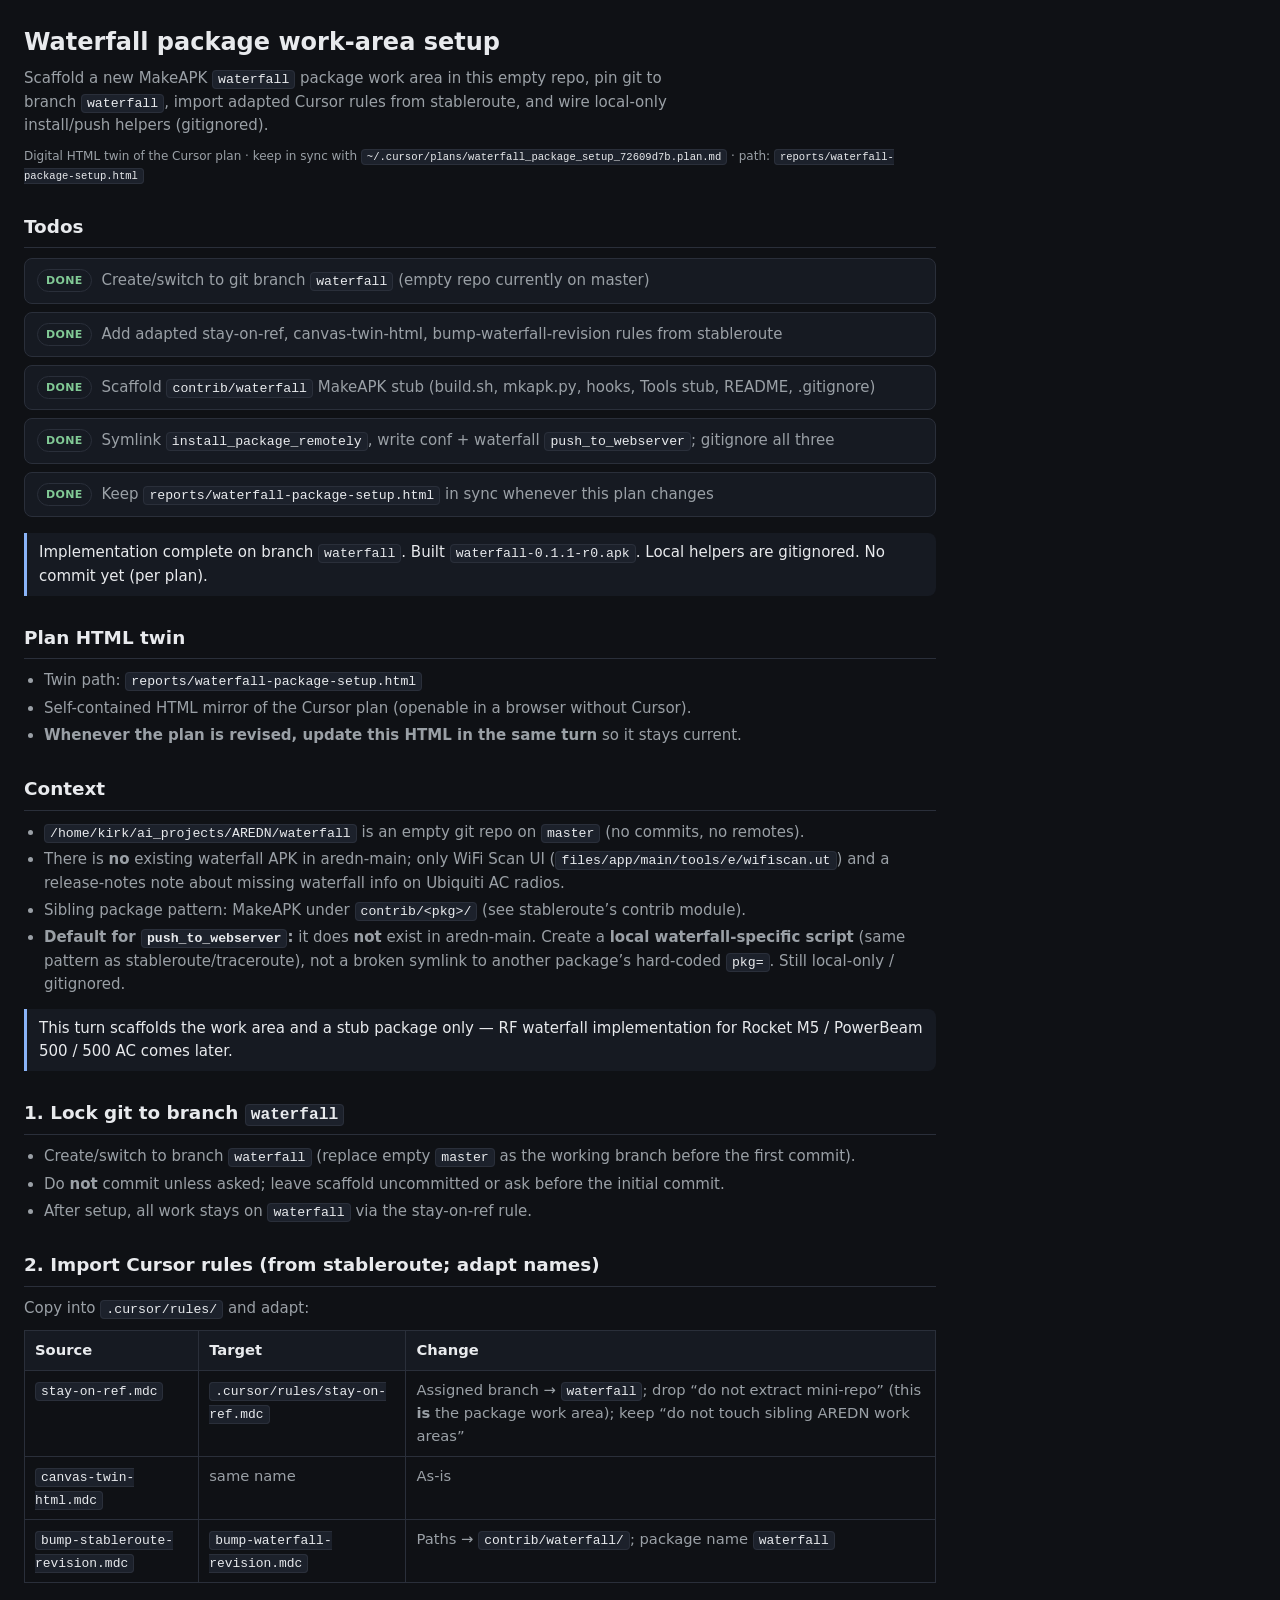
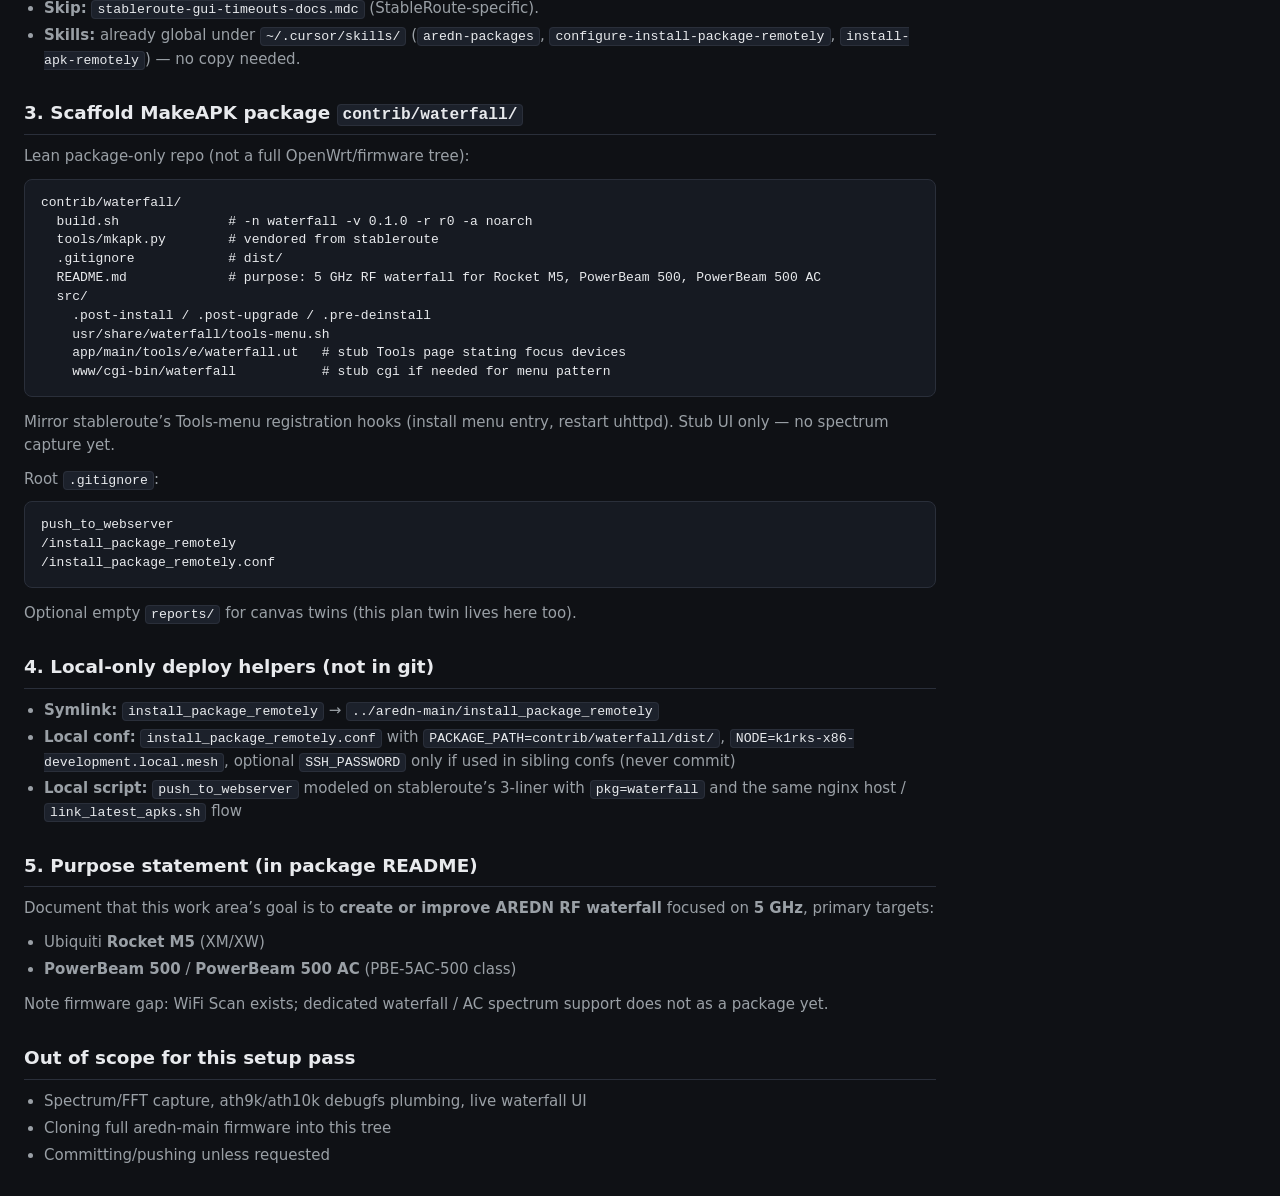
<file: reports/waterfall-package-setup.html>
<!DOCTYPE html>
<html lang="en">
<head>
<meta charset="utf-8" />
<meta name="viewport" content="width=device-width, initial-scale=1" />
<title>Waterfall package work-area setup — plan twin</title>
<style>
  :root {
    --bg: #0f1115;
    --fg: #e8eaed;
    --muted: #9aa0a6;
    --card: #161a22;
    --border: #2a2f3a;
    --accent: #8ab4f8;
    --ok: #81c995;
    --pending: #fdd663;
  }
  * { box-sizing: border-box; }
  body {
    margin: 0;
    font: 15px/1.55 system-ui, sans-serif;
    background: var(--bg);
    color: var(--fg);
    padding: 24px;
    max-width: 960px;
  }
  h1 { font-size: 1.5rem; margin: 0 0 6px; }
  h2 {
    font-size: 1.15rem;
    margin: 28px 0 10px;
    border-bottom: 1px solid var(--border);
    padding-bottom: 6px;
  }
  p { margin: 0 0 10px; color: var(--muted); }
  .lead { color: var(--muted); max-width: 72ch; }
  ul, ol { color: var(--muted); margin: 0 0 12px; padding-left: 1.25rem; }
  li { margin: 4px 0; }
  code {
    font-family: ui-monospace, SFMono-Regular, Menlo, Consolas, monospace;
    font-size: 0.88em;
    background: #1c212b;
    border: 1px solid var(--border);
    border-radius: 4px;
    padding: 1px 5px;
    color: var(--fg);
  }
  pre {
    background: var(--card);
    border: 1px solid var(--border);
    border-radius: 8px;
    padding: 14px 16px;
    overflow-x: auto;
    color: var(--fg);
    font: 13px/1.45 ui-monospace, SFMono-Regular, Menlo, Consolas, monospace;
    margin: 10px 0 14px;
  }
  table {
    width: 100%;
    border-collapse: collapse;
    margin: 10px 0 14px;
    font-size: 0.92rem;
  }
  th, td {
    border: 1px solid var(--border);
    padding: 8px 10px;
    text-align: left;
    vertical-align: top;
  }
  th { background: var(--card); color: var(--fg); }
  td { color: var(--muted); }
  .meta {
    font-size: 12px;
    color: var(--muted);
    margin-bottom: 18px;
  }
  .todos {
    list-style: none;
    padding: 0;
    margin: 0 0 16px;
  }
  .todos li {
    display: flex;
    gap: 10px;
    align-items: flex-start;
    background: var(--card);
    border: 1px solid var(--border);
    border-radius: 8px;
    padding: 10px 12px;
    margin: 0 0 8px;
  }
  .status {
    flex: 0 0 auto;
    font-size: 11px;
    font-weight: 600;
    letter-spacing: 0.03em;
    text-transform: uppercase;
    border: 1px solid var(--border);
    border-radius: 999px;
    padding: 2px 8px;
    color: var(--pending);
  }
  .note {
    border-left: 3px solid var(--accent);
    padding: 8px 12px;
    background: var(--card);
    border-radius: 0 8px 8px 0;
    margin: 12px 0;
  }
</style>
</head>
<body>
  <h1>Waterfall package work-area setup</h1>
  <p class="lead">
    Scaffold a new MakeAPK <code>waterfall</code> package work area in this empty repo,
    pin git to branch <code>waterfall</code>, import adapted Cursor rules from stableroute,
    and wire local-only install/push helpers (gitignored).
  </p>
  <p class="meta">
    Digital HTML twin of the Cursor plan · keep in sync with
    <code>~/.cursor/plans/waterfall_package_setup_72609d7b.plan.md</code> ·
    path: <code>reports/waterfall-package-setup.html</code>
  </p>

  <h2>Todos</h2>
  <ul class="todos">
    <li><span class="status" style="color: var(--ok)">done</span><span>Create/switch to git branch <code>waterfall</code> (empty repo currently on master)</span></li>
    <li><span class="status" style="color: var(--ok)">done</span><span>Add adapted stay-on-ref, canvas-twin-html, bump-waterfall-revision rules from stableroute</span></li>
    <li><span class="status" style="color: var(--ok)">done</span><span>Scaffold <code>contrib/waterfall</code> MakeAPK stub (build.sh, mkapk.py, hooks, Tools stub, README, .gitignore)</span></li>
    <li><span class="status" style="color: var(--ok)">done</span><span>Symlink <code>install_package_remotely</code>, write conf + waterfall <code>push_to_webserver</code>; gitignore all three</span></li>
    <li><span class="status" style="color: var(--ok)">done</span><span>Keep <code>reports/waterfall-package-setup.html</code> in sync whenever this plan changes</span></li>
  </ul>
  <div class="note">
    Implementation complete on branch <code>waterfall</code>. Built <code>waterfall-0.1.1-r0.apk</code>. Local helpers are gitignored. No commit yet (per plan).
  </div>

  <h2>Plan HTML twin</h2>
  <ul>
    <li>Twin path: <code>reports/waterfall-package-setup.html</code></li>
    <li>Self-contained HTML mirror of the Cursor plan (openable in a browser without Cursor).</li>
    <li><strong>Whenever the plan is revised, update this HTML in the same turn</strong> so it stays current.</li>
  </ul>

  <h2>Context</h2>
  <ul>
    <li><code>/home/kirk/ai_projects/AREDN/waterfall</code> is an empty git repo on <code>master</code> (no commits, no remotes).</li>
    <li>There is <strong>no</strong> existing waterfall APK in aredn-main; only WiFi Scan UI (<code>files/app/main/tools/e/wifiscan.ut</code>) and a release-notes note about missing waterfall info on Ubiquiti AC radios.</li>
    <li>Sibling package pattern: MakeAPK under <code>contrib/&lt;pkg&gt;/</code> (see stableroute’s contrib module).</li>
    <li><strong>Default for <code>push_to_webserver</code>:</strong> it does <strong>not</strong> exist in aredn-main. Create a <strong>local waterfall-specific script</strong> (same pattern as stableroute/traceroute), not a broken symlink to another package’s hard-coded <code>pkg=</code>. Still local-only / gitignored.</li>
  </ul>
  <div class="note">
    This turn scaffolds the work area and a stub package only — RF waterfall implementation for Rocket M5 / PowerBeam 500 / 500 AC comes later.
  </div>

  <h2>1. Lock git to branch <code>waterfall</code></h2>
  <ul>
    <li>Create/switch to branch <code>waterfall</code> (replace empty <code>master</code> as the working branch before the first commit).</li>
    <li>Do <strong>not</strong> commit unless asked; leave scaffold uncommitted or ask before the initial commit.</li>
    <li>After setup, all work stays on <code>waterfall</code> via the stay-on-ref rule.</li>
  </ul>

  <h2>2. Import Cursor rules (from stableroute; adapt names)</h2>
  <p>Copy into <code>.cursor/rules/</code> and adapt:</p>
  <table>
    <thead>
      <tr><th>Source</th><th>Target</th><th>Change</th></tr>
    </thead>
    <tbody>
      <tr>
        <td><code>stay-on-ref.mdc</code></td>
        <td><code>.cursor/rules/stay-on-ref.mdc</code></td>
        <td>Assigned branch → <code>waterfall</code>; drop “do not extract mini-repo” (this <strong>is</strong> the package work area); keep “do not touch sibling AREDN work areas”</td>
      </tr>
      <tr>
        <td><code>canvas-twin-html.mdc</code></td>
        <td>same name</td>
        <td>As-is</td>
      </tr>
      <tr>
        <td><code>bump-stableroute-revision.mdc</code></td>
        <td><code>bump-waterfall-revision.mdc</code></td>
        <td>Paths → <code>contrib/waterfall/</code>; package name <code>waterfall</code></td>
      </tr>
    </tbody>
  </table>
  <ul>
    <li><strong>Skip:</strong> <code>stableroute-gui-timeouts-docs.mdc</code> (StableRoute-specific).</li>
    <li><strong>Skills:</strong> already global under <code>~/.cursor/skills/</code> (<code>aredn-packages</code>, <code>configure-install-package-remotely</code>, <code>install-apk-remotely</code>) — no copy needed.</li>
  </ul>

  <h2>3. Scaffold MakeAPK package <code>contrib/waterfall/</code></h2>
  <p>Lean package-only repo (not a full OpenWrt/firmware tree):</p>
  <pre>contrib/waterfall/
  build.sh              # -n waterfall -v 0.1.0 -r r0 -a noarch
  tools/mkapk.py        # vendored from stableroute
  .gitignore            # dist/
  README.md             # purpose: 5 GHz RF waterfall for Rocket M5, PowerBeam 500, PowerBeam 500 AC
  src/
    .post-install / .post-upgrade / .pre-deinstall
    usr/share/waterfall/tools-menu.sh
    app/main/tools/e/waterfall.ut   # stub Tools page stating focus devices
    www/cgi-bin/waterfall           # stub cgi if needed for menu pattern</pre>
  <p>Mirror stableroute’s Tools-menu registration hooks (install menu entry, restart uhttpd). Stub UI only — no spectrum capture yet.</p>
  <p>Root <code>.gitignore</code>:</p>
  <pre>push_to_webserver
/install_package_remotely
/install_package_remotely.conf</pre>
  <p>Optional empty <code>reports/</code> for canvas twins (this plan twin lives here too).</p>

  <h2>4. Local-only deploy helpers (not in git)</h2>
  <ul>
    <li><strong>Symlink:</strong> <code>install_package_remotely</code> → <code>../aredn-main/install_package_remotely</code></li>
    <li><strong>Local conf:</strong> <code>install_package_remotely.conf</code> with
      <code>PACKAGE_PATH=contrib/waterfall/dist/</code>,
      <code>NODE=k1rks-x86-development.local.mesh</code>,
      optional <code>SSH_PASSWORD</code> only if used in sibling confs (never commit)</li>
    <li><strong>Local script:</strong> <code>push_to_webserver</code> modeled on stableroute’s 3-liner with <code>pkg=waterfall</code> and the same nginx host / <code>link_latest_apks.sh</code> flow</li>
  </ul>

  <h2>5. Purpose statement (in package README)</h2>
  <p>Document that this work area’s goal is to <strong>create or improve AREDN RF waterfall</strong> focused on <strong>5 GHz</strong>, primary targets:</p>
  <ul>
    <li>Ubiquiti <strong>Rocket M5</strong> (XM/XW)</li>
    <li><strong>PowerBeam 500</strong> / <strong>PowerBeam 500 AC</strong> (PBE-5AC-500 class)</li>
  </ul>
  <p>Note firmware gap: WiFi Scan exists; dedicated waterfall / AC spectrum support does not as a package yet.</p>

  <h2>Out of scope for this setup pass</h2>
  <ul>
    <li>Spectrum/FFT capture, ath9k/ath10k debugfs plumbing, live waterfall UI</li>
    <li>Cloning full aredn-main firmware into this tree</li>
    <li>Committing/pushing unless requested</li>
  </ul>
</body>
</html>
</file>
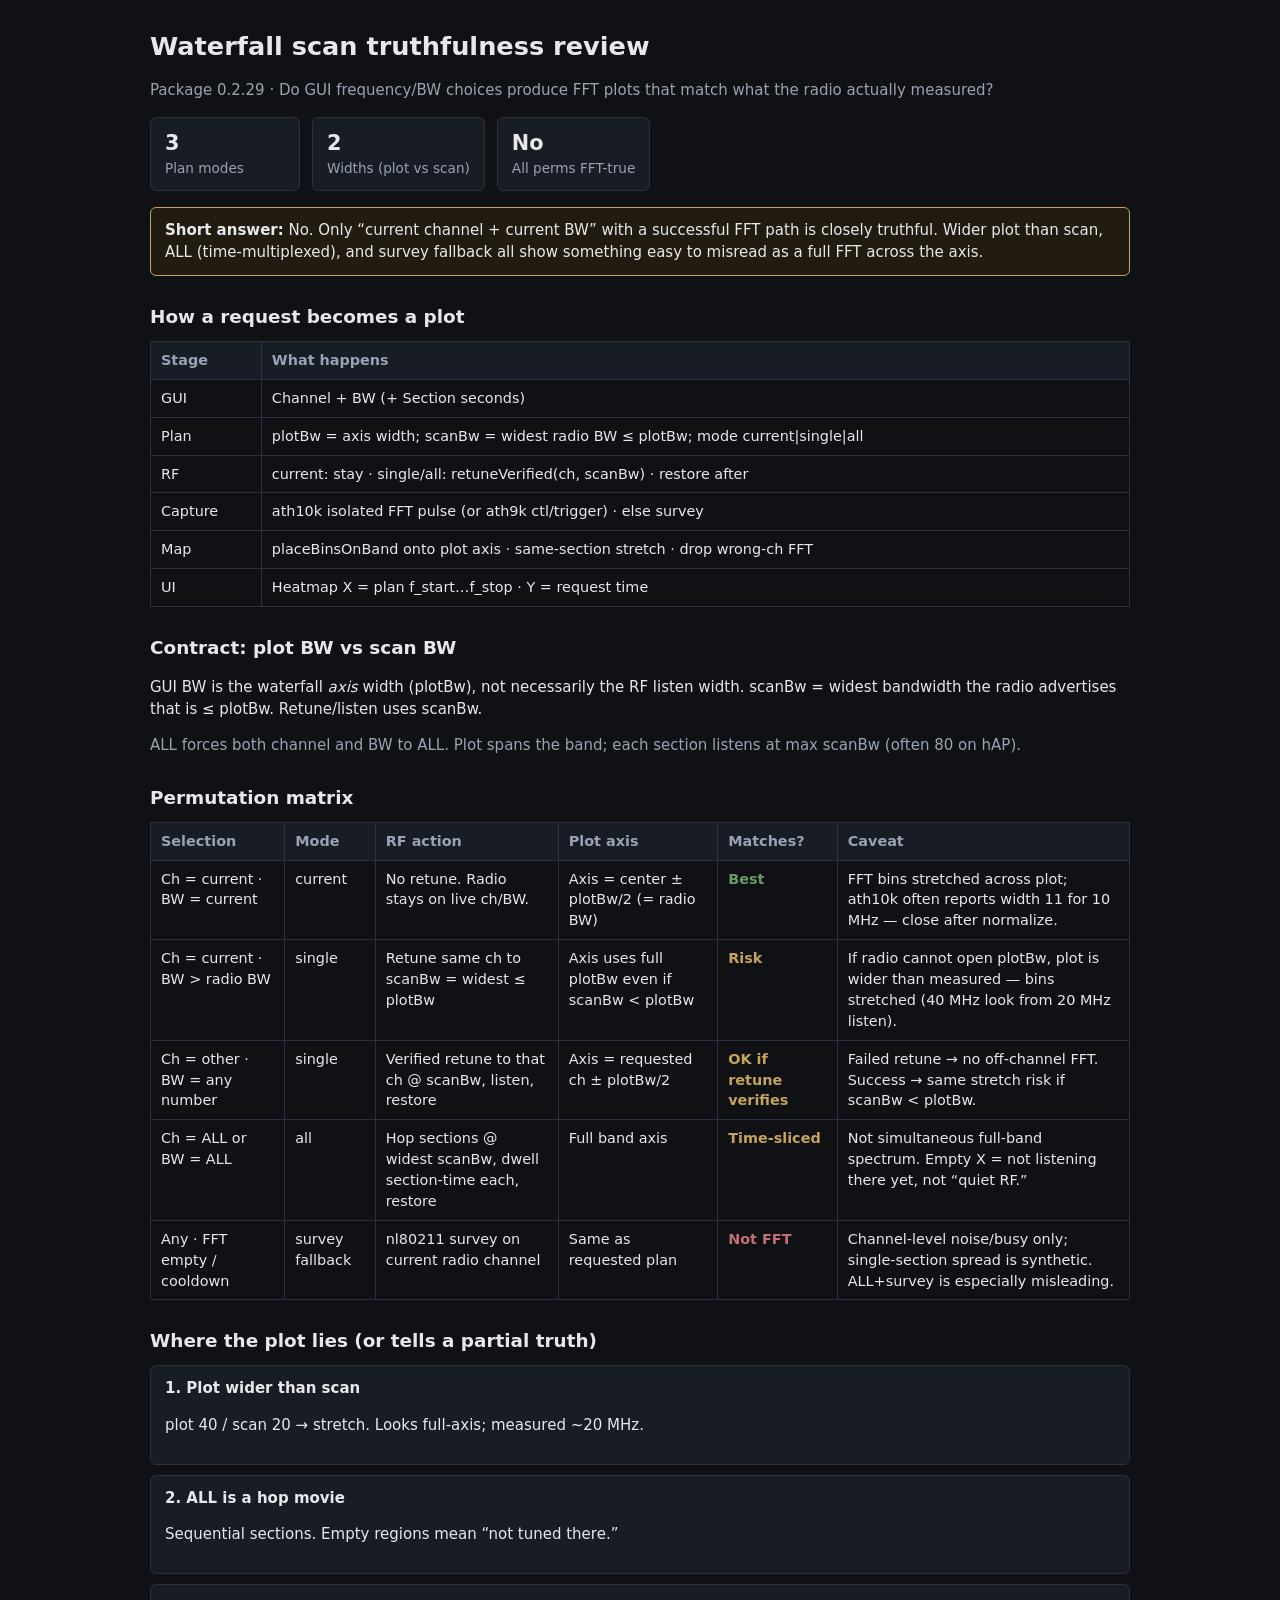
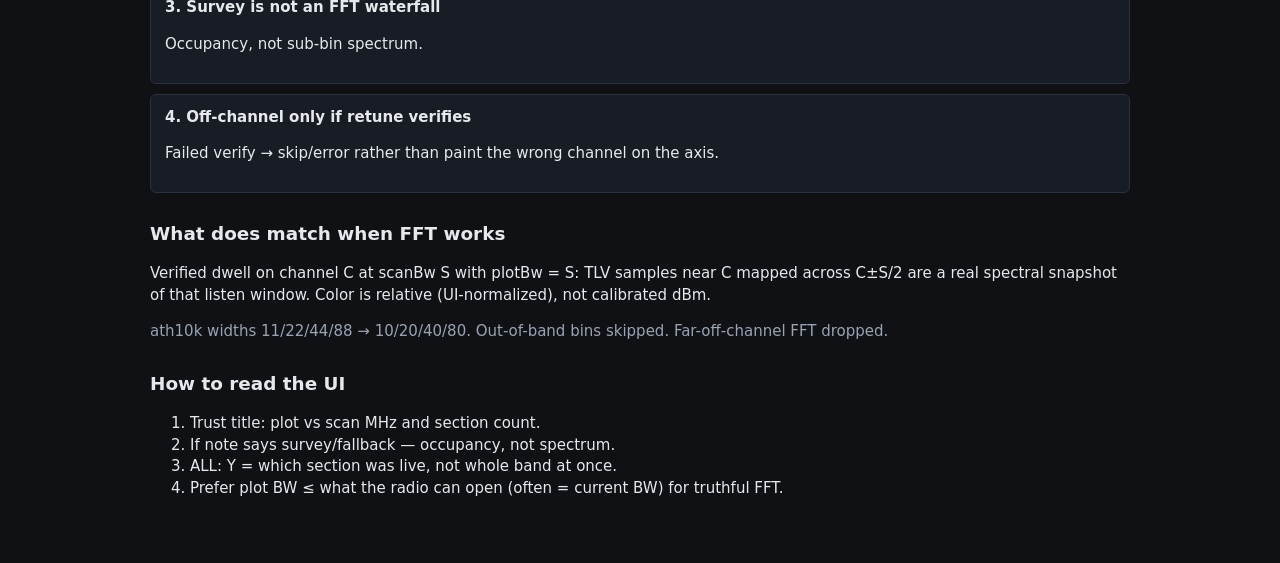
<file: reports/waterfall-scan-truth-review.html>
<!DOCTYPE html>
<html lang="en">
<head>
  <meta charset="utf-8" />
  <meta name="viewport" content="width=device-width, initial-scale=1" />
  <title>Waterfall scan truthfulness review</title>
  <style>
    :root { --bg:#0f1115; --fg:#e6e8ec; --muted:#9aa3b2; --card:#181c24; --line:#2a3140; --warn:#c4a35a; --ok:#6a9a6a; --bad:#c07070; }
    body { margin:0; font:15px/1.45 system-ui,sans-serif; background:var(--bg); color:var(--fg); }
    main { max-width:980px; margin:0 auto; padding:28px 20px 48px; }
    h1 { font-size:1.6rem; margin:0 0 6px; }
    h2 { font-size:1.15rem; margin:28px 0 10px; }
    p, li { color:var(--fg); }
    .muted { color:var(--muted); }
    .callout { border:1px solid var(--warn); background:#221c10; padding:12px 14px; border-radius:6px; margin:16px 0; }
    .stats { display:flex; gap:12px; flex-wrap:wrap; margin:14px 0; }
    .stat { background:var(--card); border:1px solid var(--line); padding:10px 14px; border-radius:6px; min-width:120px; }
    .stat b { display:block; font-size:1.3rem; }
    .stat span { color:var(--muted); font-size:0.85rem; }
    table { width:100%; border-collapse:collapse; font-size:0.9rem; }
    th, td { border:1px solid var(--line); padding:8px 10px; vertical-align:top; text-align:left; }
    th { background:var(--card); color:var(--muted); font-weight:600; }
    .card { background:var(--card); border:1px solid var(--line); border-radius:6px; padding:12px 14px; margin:10px 0; }
    .best { color:var(--ok); font-weight:600; }
    .risk { color:var(--warn); font-weight:600; }
    .bad { color:var(--bad); font-weight:600; }
  </style>
</head>
<body>
<main>
  <h1>Waterfall scan truthfulness review</h1>
  <p class="muted">Package 0.2.29 · Do GUI frequency/BW choices produce FFT plots that match what the radio actually measured?</p>

  <div class="stats">
    <div class="stat"><b>3</b><span>Plan modes</span></div>
    <div class="stat"><b>2</b><span>Widths (plot vs scan)</span></div>
    <div class="stat"><b>No</b><span>All perms FFT-true</span></div>
  </div>

  <div class="callout">
    <strong>Short answer:</strong> No. Only “current channel + current BW” with a successful FFT path is closely truthful.
    Wider plot than scan, ALL (time-multiplexed), and survey fallback all show something easy to misread as a full FFT across the axis.
  </div>

  <h2>How a request becomes a plot</h2>
  <table>
    <thead><tr><th>Stage</th><th>What happens</th></tr></thead>
    <tbody>
      <tr><td>GUI</td><td>Channel + BW (+ Section seconds)</td></tr>
      <tr><td>Plan</td><td>plotBw = axis width; scanBw = widest radio BW ≤ plotBw; mode current|single|all</td></tr>
      <tr><td>RF</td><td>current: stay · single/all: retuneVerified(ch, scanBw) · restore after</td></tr>
      <tr><td>Capture</td><td>ath10k isolated FFT pulse (or ath9k ctl/trigger) · else survey</td></tr>
      <tr><td>Map</td><td>placeBinsOnBand onto plot axis · same-section stretch · drop wrong-ch FFT</td></tr>
      <tr><td>UI</td><td>Heatmap X = plan f_start…f_stop · Y = request time</td></tr>
    </tbody>
  </table>

  <h2>Contract: plot BW vs scan BW</h2>
  <p>GUI BW is the waterfall <em>axis</em> width (plotBw), not necessarily the RF listen width.
  scanBw = widest bandwidth the radio advertises that is ≤ plotBw. Retune/listen uses scanBw.</p>
  <p class="muted">ALL forces both channel and BW to ALL. Plot spans the band; each section listens at max scanBw (often 80 on hAP).</p>

  <h2>Permutation matrix</h2>
  <table>
    <thead>
      <tr><th>Selection</th><th>Mode</th><th>RF action</th><th>Plot axis</th><th>Matches?</th><th>Caveat</th></tr>
    </thead>
    <tbody>
      <tr>
        <td>Ch = current · BW = current</td><td>current</td>
        <td>No retune. Radio stays on live ch/BW.</td>
        <td>Axis = center ± plotBw/2 (= radio BW)</td>
        <td class="best">Best</td>
        <td>FFT bins stretched across plot; ath10k often reports width 11 for 10 MHz — close after normalize.</td>
      </tr>
      <tr>
        <td>Ch = current · BW &gt; radio BW</td><td>single</td>
        <td>Retune same ch to scanBw = widest ≤ plotBw</td>
        <td>Axis uses full plotBw even if scanBw &lt; plotBw</td>
        <td class="risk">Risk</td>
        <td>If radio cannot open plotBw, plot is wider than measured — bins stretched (40 MHz look from 20 MHz listen).</td>
      </tr>
      <tr>
        <td>Ch = other · BW = any number</td><td>single</td>
        <td>Verified retune to that ch @ scanBw, listen, restore</td>
        <td>Axis = requested ch ± plotBw/2</td>
        <td class="risk">OK if retune verifies</td>
        <td>Failed retune → no off-channel FFT. Success → same stretch risk if scanBw &lt; plotBw.</td>
      </tr>
      <tr>
        <td>Ch = ALL or BW = ALL</td><td>all</td>
        <td>Hop sections @ widest scanBw, dwell section-time each, restore</td>
        <td>Full band axis</td>
        <td class="risk">Time-sliced</td>
        <td>Not simultaneous full-band spectrum. Empty X = not listening there yet, not “quiet RF.”</td>
      </tr>
      <tr>
        <td>Any · FFT empty / cooldown</td><td>survey fallback</td>
        <td>nl80211 survey on current radio channel</td>
        <td>Same as requested plan</td>
        <td class="bad">Not FFT</td>
        <td>Channel-level noise/busy only; single-section spread is synthetic. ALL+survey is especially misleading.</td>
      </tr>
    </tbody>
  </table>

  <h2>Where the plot lies (or tells a partial truth)</h2>
  <div class="card"><strong>1. Plot wider than scan</strong><p>plot 40 / scan 20 → stretch. Looks full-axis; measured ~20 MHz.</p></div>
  <div class="card"><strong>2. ALL is a hop movie</strong><p>Sequential sections. Empty regions mean “not tuned there.”</p></div>
  <div class="card"><strong>3. Survey is not an FFT waterfall</strong><p>Occupancy, not sub-bin spectrum.</p></div>
  <div class="card"><strong>4. Off-channel only if retune verifies</strong><p>Failed verify → skip/error rather than paint the wrong channel on the axis.</p></div>

  <h2>What does match when FFT works</h2>
  <p>Verified dwell on channel C at scanBw S with plotBw = S: TLV samples near C mapped across C±S/2 are a real spectral snapshot of that listen window.
  Color is relative (UI-normalized), not calibrated dBm.</p>
  <p class="muted">ath10k widths 11/22/44/88 → 10/20/40/80. Out-of-band bins skipped. Far-off-channel FFT dropped.</p>

  <h2>How to read the UI</h2>
  <ol>
    <li>Trust title: plot vs scan MHz and section count.</li>
    <li>If note says survey/fallback — occupancy, not spectrum.</li>
    <li>ALL: Y = which section was live, not whole band at once.</li>
    <li>Prefer plot BW ≤ what the radio can open (often = current BW) for truthful FFT.</li>
  </ol>
</main>
</body>
</html>
</file>
